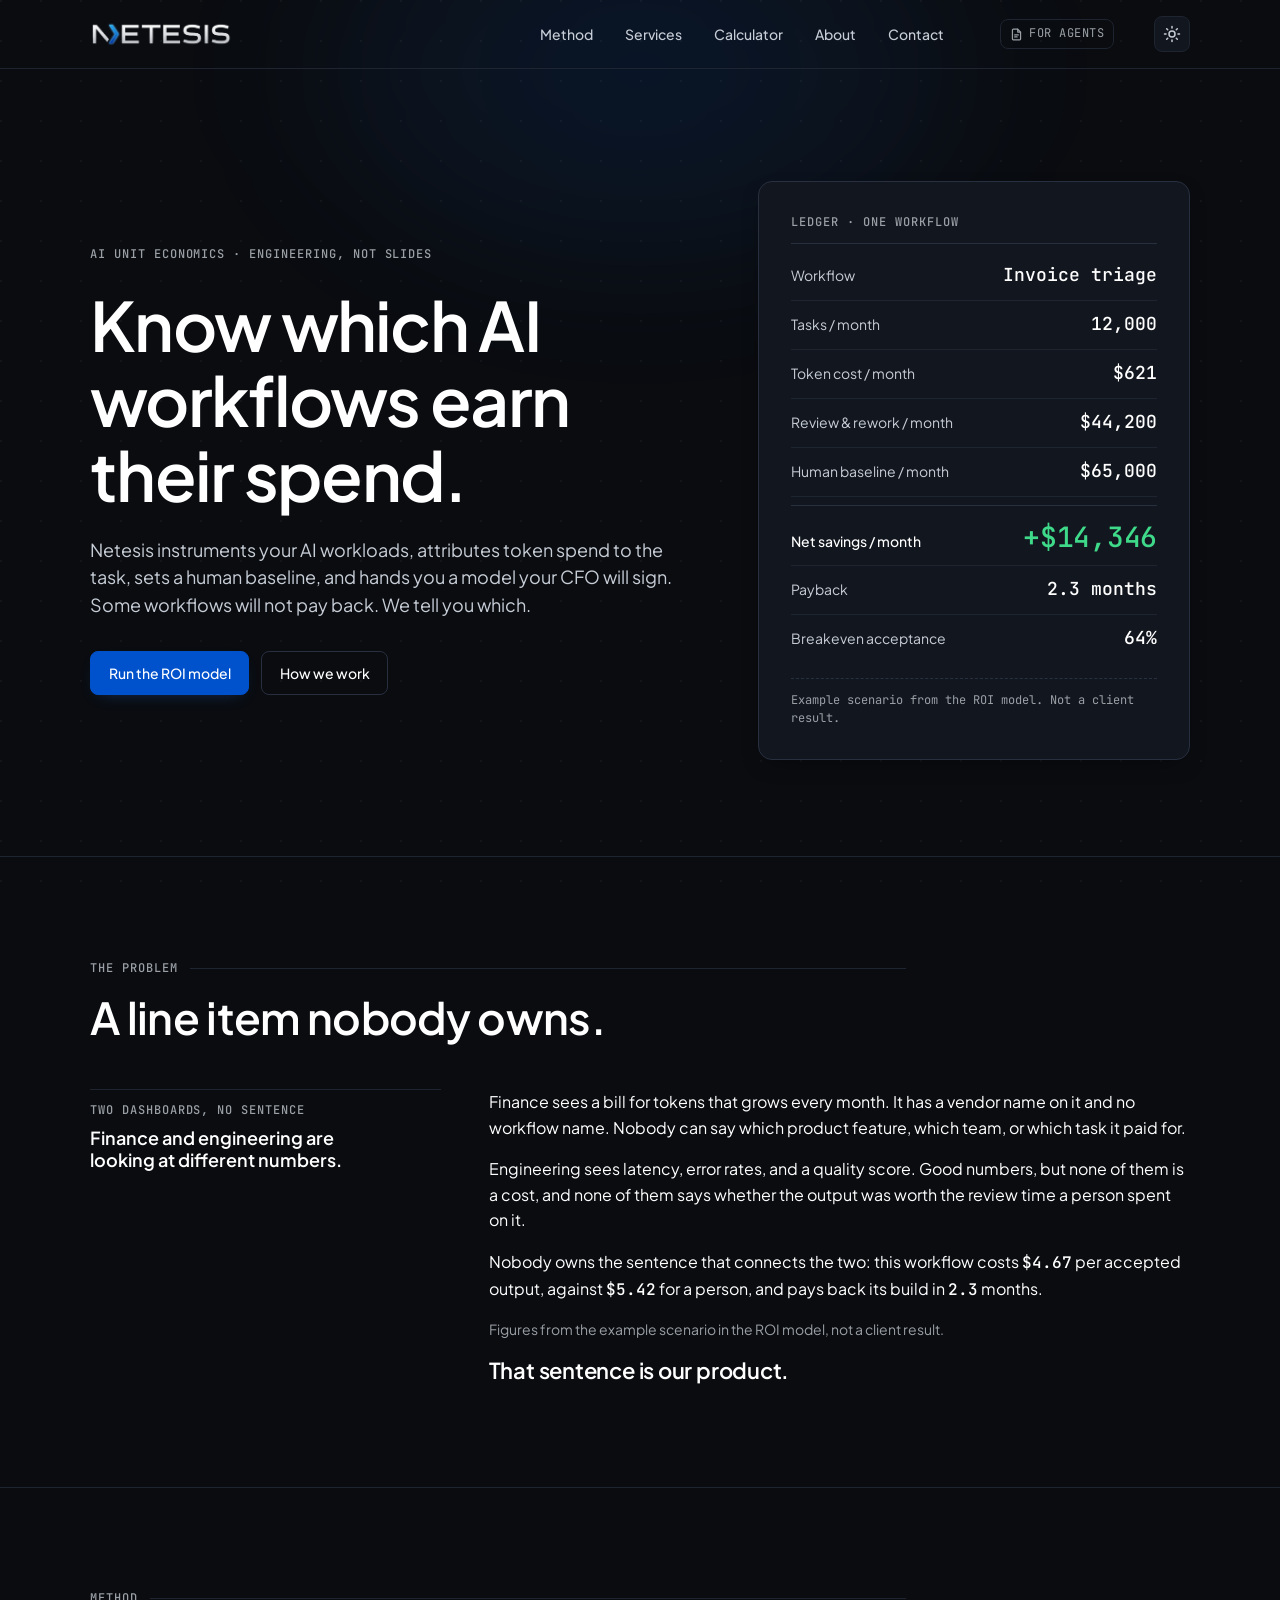
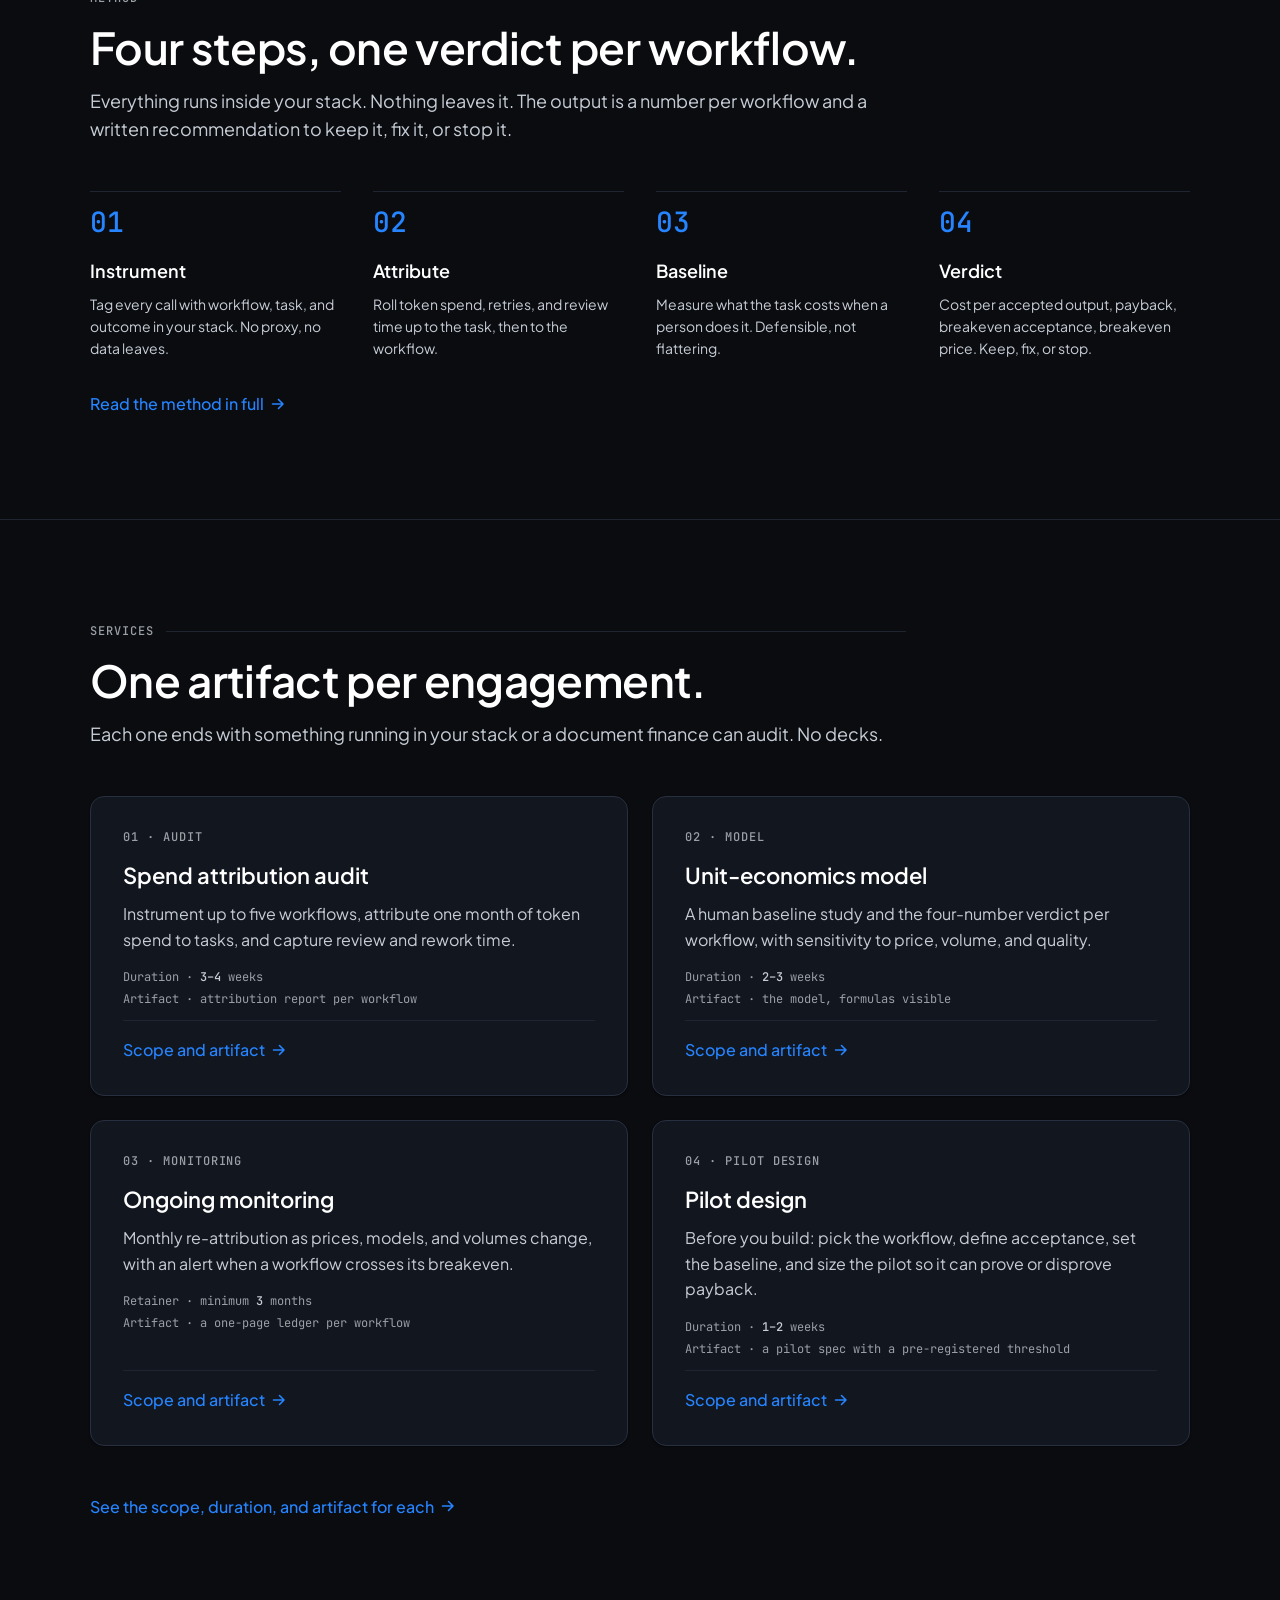
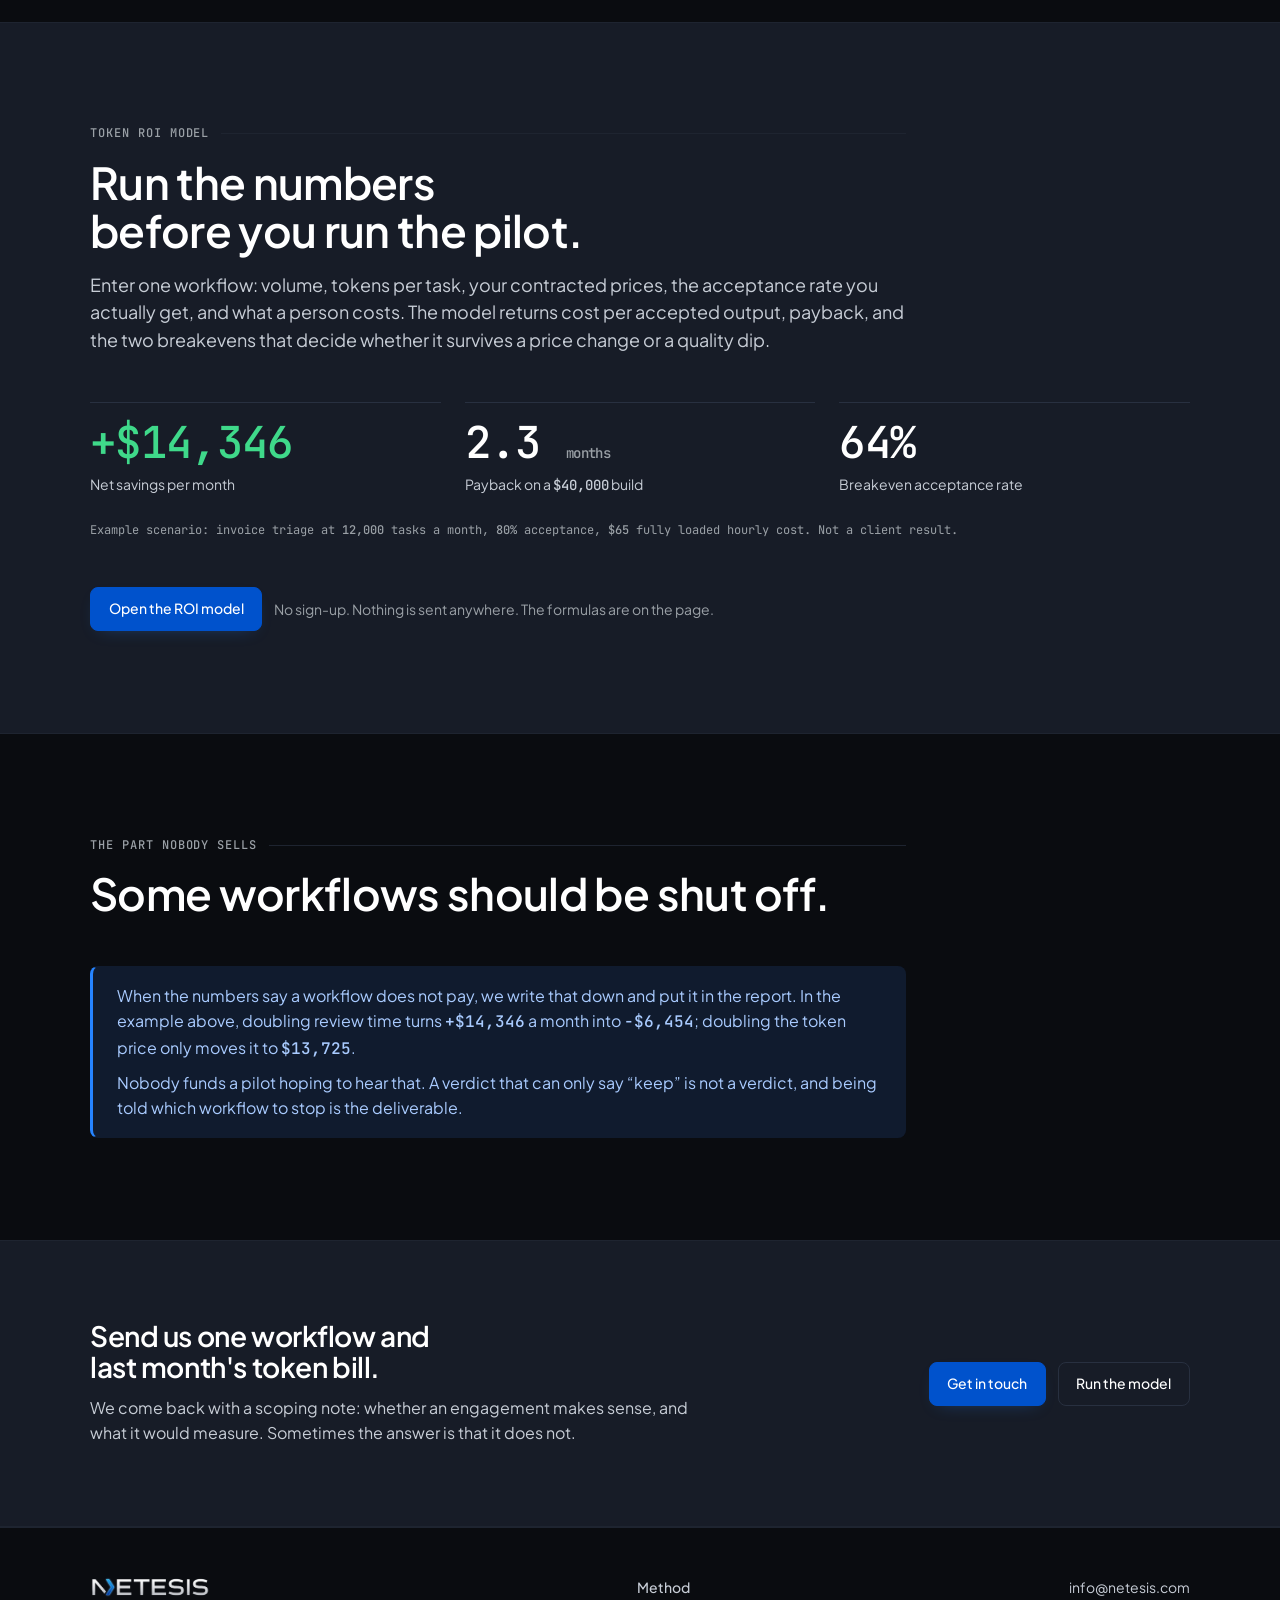
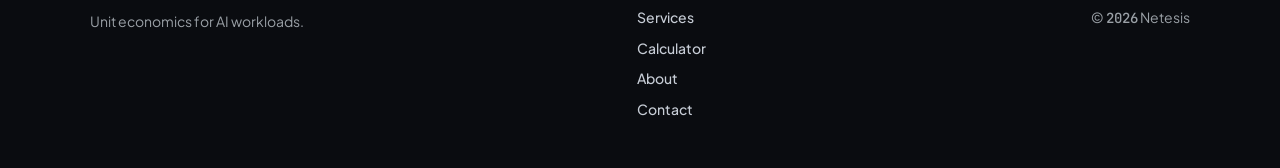
<file: index.html>
<!doctype html>
<html lang="en">
<head>
  <meta charset="utf-8">
  <meta name="viewport" content="width=device-width, initial-scale=1">
  <title>Netesis — Unit economics for AI workloads</title>
  <meta name="description" content="Netesis instruments your AI workflows, attributes token spend to the task, sets a human baseline, and tells you which workflows earn their spend and which should stop.">
  <link rel="canonical" href="https://netesis.com/">
  <meta name="theme-color" content="#0A0C10">
  <meta property="og:type" content="website">
  <meta property="og:site_name" content="Netesis">
  <meta property="og:title" content="Netesis — Unit economics for AI workloads">
  <meta property="og:description" content="Know which AI workflows earn their spend. Instrumentation in your stack, token spend attributed to the task, a human baseline, and a verdict your CFO will sign.">
  <meta property="og:url" content="https://netesis.com/">
  <meta name="twitter:card" content="summary_large_image">
  <meta name="twitter:title" content="Netesis — Unit economics for AI workloads">
  <meta name="twitter:description" content="Know which AI workflows earn their spend. Instrumentation in your stack, token spend attributed to the task, a human baseline, and a verdict your CFO will sign.">
  <meta property="og:image" content="https://netesis.com/assets/img/og-card.png">
  <meta property="og:image:width" content="1200">
  <meta property="og:image:height" content="630">
  <meta property="og:image:alt" content="Netesis — AI Strategy & Insights">
  <meta name="twitter:image" content="https://netesis.com/assets/img/og-card.png">
  <link rel="icon" href="data:image/svg+xml,%3Csvg xmlns='http://www.w3.org/2000/svg' viewBox='0 0 32 32'%3E%3Crect width='32' height='32' rx='6' fill='%230A0C10'/%3E%3Cpath d='M12 6.5 L23 16 L12 25.5' fill='none' stroke='%232684FF' stroke-width='5' stroke-linejoin='miter'/%3E%3C/svg%3E">
  <script>(function(){try{var t=localStorage.getItem('netesis-theme');if(t==='light'||t==='dark'){document.documentElement.setAttribute('data-theme',t)}}catch(e){}})();</script>
  <link rel="preconnect" href="https://fonts.googleapis.com">
  <link rel="preconnect" href="https://fonts.gstatic.com" crossorigin>
  <link rel="stylesheet" href="https://fonts.googleapis.com/css2?family=Plus+Jakarta+Sans:wght@400;500;600;700;800&family=JetBrains+Mono:wght@400;500&display=swap">
  <link rel="stylesheet" href="./assets/css/styles.css">
  <script type="module" src="./assets/js/site.js"></script>
  <script type="application/ld+json">
  {
    "@context": "https://schema.org",
    "@graph": [
      {
        "@type": "Organization",
        "name": "Netesis",
        "url": "https://netesis.com",
        "email": "info@netesis.com",
        "telephone": "+1-206-486-5626",
        "logo": "https://netesis.com/assets/img/netesis-logo.png",
        "image": "https://netesis.com/assets/img/og-card.png",
        "description": "Boutique IT consulting firm. Netesis instruments AI workflows, attributes token spend to the task, sets a human baseline, and reports which workflows earn their spend.",
        "founder": { "@id": "https://netesis.com/#scott-damgaard" },
        "employee": { "@id": "https://netesis.com/#scott-damgaard" }
      },
      {
        "@type": "Person",
        "@id": "https://netesis.com/#scott-damgaard",
        "name": "Scott Damgaard",
        "jobTitle": "CEO / CTO",
        "worksFor": { "@type": "Organization", "name": "Netesis", "url": "https://netesis.com" },
        "sameAs": ["https://www.linkedin.com/in/scottdamgaard/"]
      },
      {
        "@type": "WebSite",
        "name": "Netesis",
        "url": "https://netesis.com"
      }
    ]
  }
  </script>
  <!-- TODO(content): add sameAs profiles for Netesis itself (a company LinkedIn page, GitHub org) to the Organization node. The personal profile below belongs to the Person node, not the company. -->
</head>
<body>
  <a class="skip-link" href="#main">Skip to content</a>
  <header class="site-header">
    <div class="container site-header__inner">
      <a class="wordmark" href="./index.html">
        <span class="wordmark__logo" aria-hidden="true"></span>
        <span class="hidden-visually">Netesis</span>
      </a>
      <nav class="site-nav" aria-label="Primary">
        <ul>
          <li><a href="./method.html">Method</a></li>
          <li><a href="./services.html">Services</a></li>
          <li><a href="./calculator.html">Calculator</a></li>
          <li><a href="./about.html">About</a></li>
          <li><a href="./contact.html">Contact</a></li>
        </ul>
      </nav>
      <a class="agents-link" href="./llms.txt"><svg viewBox="0 0 16 16" aria-hidden="true" focusable="false" fill="none" stroke="currentColor" stroke-width="1.5" stroke-linecap="round" stroke-linejoin="round"><path d="M9.5 1.5H4a1 1 0 0 0-1 1v11a1 1 0 0 0 1 1h8a1 1 0 0 0 1-1V5z"/><path d="M9.5 1.5V5H13"/><path d="M5.75 8.5h4.5M5.75 11h3"/></svg><span class="agents-link__text">For agents</span></a>
      <button class="theme-toggle" type="button" hidden aria-label="Switch to dark theme" data-theme-toggle>
        <svg class="theme-toggle__icon theme-toggle__icon--sun" width="18" height="18" viewBox="0 0 24 24" aria-hidden="true" focusable="false" fill="none" stroke="currentColor" stroke-width="2" stroke-linecap="round"><circle cx="12" cy="12" r="4"/><path d="M12 2v2M12 20v2M4.9 4.9l1.4 1.4M17.7 17.7l1.4 1.4M2 12h2M20 12h2M4.9 19.1l1.4-1.4M17.7 6.3l1.4-1.4"/></svg>
        <svg class="theme-toggle__icon theme-toggle__icon--moon" width="18" height="18" viewBox="0 0 24 24" aria-hidden="true" focusable="false" fill="none" stroke="currentColor" stroke-width="2" stroke-linecap="round" stroke-linejoin="round"><path d="M21 12.8A9 9 0 1 1 11.2 3a7 7 0 0 0 9.8 9.8z"/></svg>
      </button>
    </div>
  </header>

  <main id="main" tabindex="-1">

    <!-- 1. Hero -->
    <section class="hero" aria-labelledby="hero-title">
      <div class="container hero__inner">
        <div class="hero__copy">
          <p class="eyebrow">AI unit economics · <span class="nowrap">engineering, not slides</span></p>
          <h1 class="hero__title" id="hero-title">Know which AI workflows earn their spend.</h1>
          <p class="lede hero__lede">Netesis instruments your AI workloads, attributes token spend to the task, sets a human baseline, and hands you a model your CFO will sign. Some workflows will not pay back. We tell you which.</p>
          <div class="hero__actions">
            <a class="btn btn--primary" href="./calculator.html">Run the ROI model</a>
            <a class="btn btn--secondary" href="./method.html">How we work</a>
          </div>
        </div>
        <figure class="hero__figure">
          <div class="ledger" role="group" aria-label="Example ledger for one workflow">
            <div class="ledger__head">
              <span class="eyebrow">Ledger · one workflow</span>
            </div>
            <div class="ledger__row"><span class="ledger__label">Workflow</span><span class="ledger__value">Invoice triage</span></div>
            <div class="ledger__row"><span class="ledger__label">Tasks / month</span><span class="ledger__value num">12,000</span></div>
            <div class="ledger__row"><span class="ledger__label">Token cost / month</span><span class="ledger__value num">$621</span></div>
            <div class="ledger__row"><span class="ledger__label">Review &amp; rework / month</span><span class="ledger__value num">$44,200</span></div>
            <div class="ledger__row"><span class="ledger__label">Human baseline / month</span><span class="ledger__value num">$65,000</span></div>
            <div class="ledger__row ledger__row--total"><span class="ledger__label">Net savings / month</span><span class="ledger__value num is-pos">+$14,346</span></div>
            <div class="ledger__row"><span class="ledger__label">Payback</span><span class="ledger__value num">2.3 months</span></div>
            <div class="ledger__row"><span class="ledger__label">Breakeven acceptance</span><span class="ledger__value num">64%</span></div>
            <p class="ledger__caption">Example scenario from the ROI model. Not a client result.</p>
          </div>
        </figure>
      </div>
    </section>

    <!-- 2. The problem -->
    <section class="section section--hairline reveal" aria-labelledby="problem-title">
      <div class="container">
        <div class="section__head">
          <p class="eyebrow">The problem</p>
          <h2 id="problem-title">A line item nobody owns.</h2>
        </div>
        <div class="split">
          <div class="split__label">
            <p class="eyebrow">Two dashboards, no sentence</p>
            <h3>Finance and engineering are looking at different numbers.</h3>
          </div>
          <div class="split__body prose">
            <p>Finance sees a bill for tokens that grows every month. It has a vendor name on it and no workflow name. Nobody can say which product feature, which team, or which task it paid for.</p>
            <p>Engineering sees latency, error rates, and a quality score. Good numbers, but none of them is a cost, and none of them says whether the output was worth the review time a person spent on it.</p>
            <p>Nobody owns the sentence that connects the two: this workflow costs <span class="num">$4.67</span> per accepted output, against <span class="num">$5.42</span> for a person, and pays back its build in <span class="num">2.3</span> months.</p>
            <p class="small muted">Figures from the example scenario in the ROI model, not a client result.</p>
            <p class="statement">That sentence is our product.</p>
          </div>
        </div>
      </div>
    </section>

    <!-- 3. Method -->
    <section class="section section--hairline reveal" aria-labelledby="method-title">
      <div class="container">
        <div class="section__head">
          <p class="eyebrow">Method</p>
          <h2 id="method-title">Four steps, one verdict per workflow.</h2>
          <p class="lede">Everything runs inside your stack. Nothing leaves it. The output is a number per workflow and a written recommendation to keep it, fix it, or stop it.</p>
        </div>
        <ol class="steps">
          <li class="step">
            <span class="step__num">01</span>
            <h3 class="step__title">Instrument</h3>
            <p class="step__body">Tag every call with workflow, task, and outcome in your stack. No proxy, no data leaves.</p>
          </li>
          <li class="step">
            <span class="step__num">02</span>
            <h3 class="step__title">Attribute</h3>
            <p class="step__body">Roll token spend, retries, and review time up to the task, then to the workflow.</p>
          </li>
          <li class="step">
            <span class="step__num">03</span>
            <h3 class="step__title">Baseline</h3>
            <p class="step__body">Measure what the task costs when a person does it. Defensible, not flattering.</p>
          </li>
          <li class="step">
            <span class="step__num">04</span>
            <h3 class="step__title">Verdict</h3>
            <p class="step__body">Cost per accepted output, payback, breakeven acceptance, breakeven price. Keep, fix, or stop.</p>
          </li>
        </ol>
        <p class="mt-8"><a class="link-arrow" href="./method.html">Read the method in full<svg viewBox="0 0 16 16" aria-hidden="true" focusable="false"><path d="M2.5 8h10.5M8.5 3.5 13 8l-4.5 4.5" stroke="currentColor" stroke-width="1.6" stroke-linecap="round" stroke-linejoin="round"/></svg></a></p>
      </div>
    </section>

    <!-- 4. Services -->
    <section class="section section--hairline reveal" aria-labelledby="services-title">
      <div class="container">
        <div class="section__head">
          <p class="eyebrow">Services</p>
          <h2 id="services-title">One artifact per engagement.</h2>
          <p class="lede">Each one ends with something running in your stack or a document finance can audit. No decks.</p>
        </div>
        <ul class="cards home-services-cards">
          <li class="card">
            <span class="eyebrow">01 · Audit</span>
            <h3 class="card__title"><a href="./services.html#audit">Spend attribution audit</a></h3>
            <p class="card__body">Instrument up to five workflows, attribute one month of token spend to tasks, and capture review and rework time.</p>
            <ul class="card__meta">
              <li>Duration · <span class="num">3–4</span> weeks</li>
              <li>Artifact · attribution report per workflow</li>
            </ul>
            <div class="card__footer">
              <a class="link-arrow" href="./services.html#audit">Scope and artifact<svg viewBox="0 0 16 16" aria-hidden="true" focusable="false"><path d="M2.5 8h10.5M8.5 3.5 13 8l-4.5 4.5" stroke="currentColor" stroke-width="1.6" stroke-linecap="round" stroke-linejoin="round"/></svg></a>
            </div>
          </li>
          <li class="card">
            <span class="eyebrow">02 · Model</span>
            <h3 class="card__title"><a href="./services.html#model">Unit-economics model</a></h3>
            <p class="card__body">A human baseline study and the four-number verdict per workflow, with sensitivity to price, volume, and quality.</p>
            <ul class="card__meta">
              <li>Duration · <span class="num">2–3</span> weeks</li>
              <li>Artifact · the model, formulas visible</li>
            </ul>
            <div class="card__footer">
              <a class="link-arrow" href="./services.html#model">Scope and artifact<svg viewBox="0 0 16 16" aria-hidden="true" focusable="false"><path d="M2.5 8h10.5M8.5 3.5 13 8l-4.5 4.5" stroke="currentColor" stroke-width="1.6" stroke-linecap="round" stroke-linejoin="round"/></svg></a>
            </div>
          </li>
          <li class="card">
            <span class="eyebrow">03 · Monitoring</span>
            <h3 class="card__title"><a href="./services.html#monitoring">Ongoing monitoring</a></h3>
            <p class="card__body">Monthly re-attribution as prices, models, and volumes change, with an alert when a workflow crosses its breakeven.</p>
            <ul class="card__meta">
              <li>Retainer · minimum <span class="num">3</span> months</li>
              <li>Artifact · a one-page ledger per workflow</li>
            </ul>
            <div class="card__footer">
              <a class="link-arrow" href="./services.html#monitoring">Scope and artifact<svg viewBox="0 0 16 16" aria-hidden="true" focusable="false"><path d="M2.5 8h10.5M8.5 3.5 13 8l-4.5 4.5" stroke="currentColor" stroke-width="1.6" stroke-linecap="round" stroke-linejoin="round"/></svg></a>
            </div>
          </li>
          <li class="card">
            <span class="eyebrow">04 · Pilot design</span>
            <h3 class="card__title"><a href="./services.html#pilot">Pilot design</a></h3>
            <p class="card__body">Before you build: pick the workflow, define acceptance, set the baseline, and size the pilot so it can prove or disprove payback.</p>
            <ul class="card__meta">
              <li>Duration · <span class="num">1–2</span> weeks</li>
              <li>Artifact · a pilot spec with a pre-registered threshold</li>
            </ul>
            <div class="card__footer">
              <a class="link-arrow" href="./services.html#pilot">Scope and artifact<svg viewBox="0 0 16 16" aria-hidden="true" focusable="false"><path d="M2.5 8h10.5M8.5 3.5 13 8l-4.5 4.5" stroke="currentColor" stroke-width="1.6" stroke-linecap="round" stroke-linejoin="round"/></svg></a>
            </div>
          </li>
        </ul>
        <p class="mt-8"><a class="link-arrow" href="./services.html">See the scope, duration, and artifact for each<svg viewBox="0 0 16 16" aria-hidden="true" focusable="false"><path d="M2.5 8h10.5M8.5 3.5 13 8l-4.5 4.5" stroke="currentColor" stroke-width="1.6" stroke-linecap="round" stroke-linejoin="round"/></svg></a></p>
      </div>
    </section>

    <!-- 5. Calculator teaser -->
    <section class="section section--tint reveal" aria-labelledby="calc-title">
      <div class="container">
        <div class="section__head">
          <p class="eyebrow">Token ROI model</p>
          <h2 id="calc-title">Run the numbers before you run the pilot.</h2>
          <p class="lede">Enter one workflow: volume, tokens per task, your contracted prices, the acceptance rate you actually get, and what a person costs. The model returns cost per accepted output, payback, and the two breakevens that decide whether it survives a price change or a quality dip.</p>
        </div>
        <figure class="stat-row">
          <ul class="stat-row__grid">
            <li class="stat">
              <span class="stat__value num is-pos">+$14,346</span>
              <span class="stat__label">Net savings per month</span>
            </li>
            <li class="stat">
              <span class="stat__value num">2.3 <span class="small muted">months</span></span>
              <span class="stat__label">Payback on a <span class="num">$40,000</span> build</span>
            </li>
            <li class="stat">
              <span class="stat__value num">64%</span>
              <span class="stat__label">Breakeven acceptance rate</span>
            </li>
          </ul>
          <figcaption class="stat-row__caption">Example scenario: invoice triage at <span class="num">12,000</span> tasks a month, <span class="num">80%</span> acceptance, <span class="num">$65</span> fully loaded hourly cost. Not a client result.</figcaption>
        </figure>
        <div class="actions mt-8">
          <a class="btn btn--primary" href="./calculator.html">Open the ROI model</a>
          <p class="small muted">No sign-up. Nothing is sent anywhere. The formulas are on the page.</p>
        </div>
      </div>
    </section>

    <!-- 6. Honesty block -->
    <section class="section reveal" aria-labelledby="honesty-title">
      <div class="container">
        <div class="section__head">
          <p class="eyebrow">The part nobody sells</p>
          <h2 id="honesty-title">Some workflows should be shut off.</h2>
        </div>
        <div class="callout callout--info">
          <p>When the numbers say a workflow does not pay, we write that down and put it in the report. In the example above, doubling review time turns <span class="num">+$14,346</span> a month into <span class="num">−$6,454</span>; doubling the token price only moves it to <span class="num">$13,725</span>.</p>
          <p>Nobody funds a pilot hoping to hear that. A verdict that can only say “keep” is not a verdict, and being told which workflow to stop is the deliverable.</p>
        </div>
      </div>
    </section>

    <!-- 7. CTA band -->
    <section class="cta-band" aria-labelledby="cta-title">
      <div class="container cta-band__inner">
        <div>
          <h2 id="cta-title">Send us one workflow and last month's token bill.</h2>
          <p>We come back with a scoping note: whether an engagement makes sense, and what it would measure. Sometimes the answer is that it does not.</p>
        </div>
        <div class="cta-band__actions">
          <a class="btn btn--primary" href="./contact.html">Get in touch</a>
          <a class="btn btn--secondary" href="./calculator.html">Run the model</a>
        </div>
      </div>
    </section>

  </main>

  <footer class="site-footer">
    <div class="container site-footer__inner">
      <div class="site-footer__brand">
        <a class="wordmark wordmark--small" href="./index.html">
          <span class="wordmark__logo" aria-hidden="true"></span>
        <span class="hidden-visually">Netesis</span>
        </a>
        <p class="site-footer__tagline">Unit economics for AI workloads.</p>
      </div>
      <nav class="site-footer__nav" aria-label="Footer">
        <ul>
          <li><a href="./method.html">Method</a></li>
          <li><a href="./services.html">Services</a></li>
          <li><a href="./calculator.html">Calculator</a></li>
          <li><a href="./about.html">About</a></li>
          <li><a href="./contact.html">Contact</a></li>
        </ul>
      </nav>
      <div class="site-footer__meta">
        <a href="mailto:info@netesis.com">info@netesis.com</a>
        <span class="site-footer__sep" aria-hidden="true">·</span>
        <span>© <span class="num">2026</span> Netesis</span>
        <!-- TODO(content): add registered company name / jurisdiction line if required -->
      </div>
    </div>
  </footer>
</body>
</html>
</file>
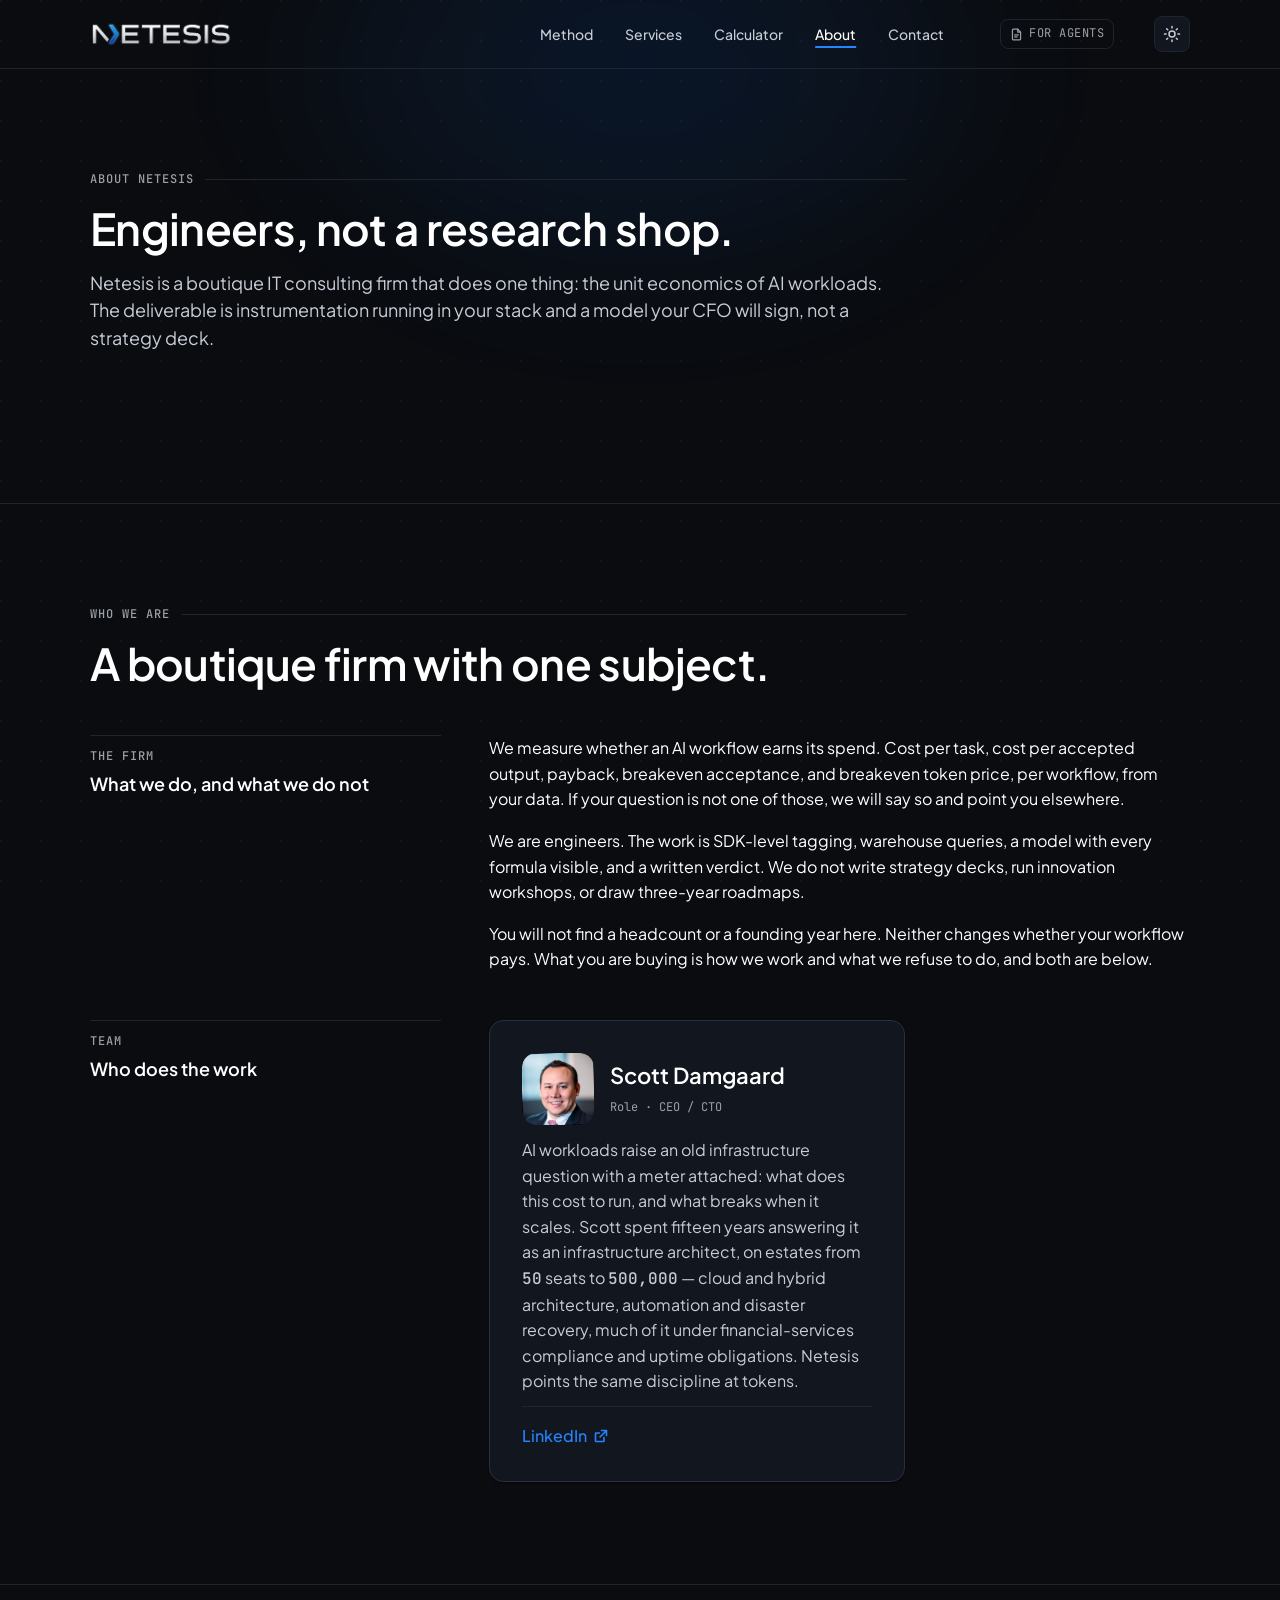
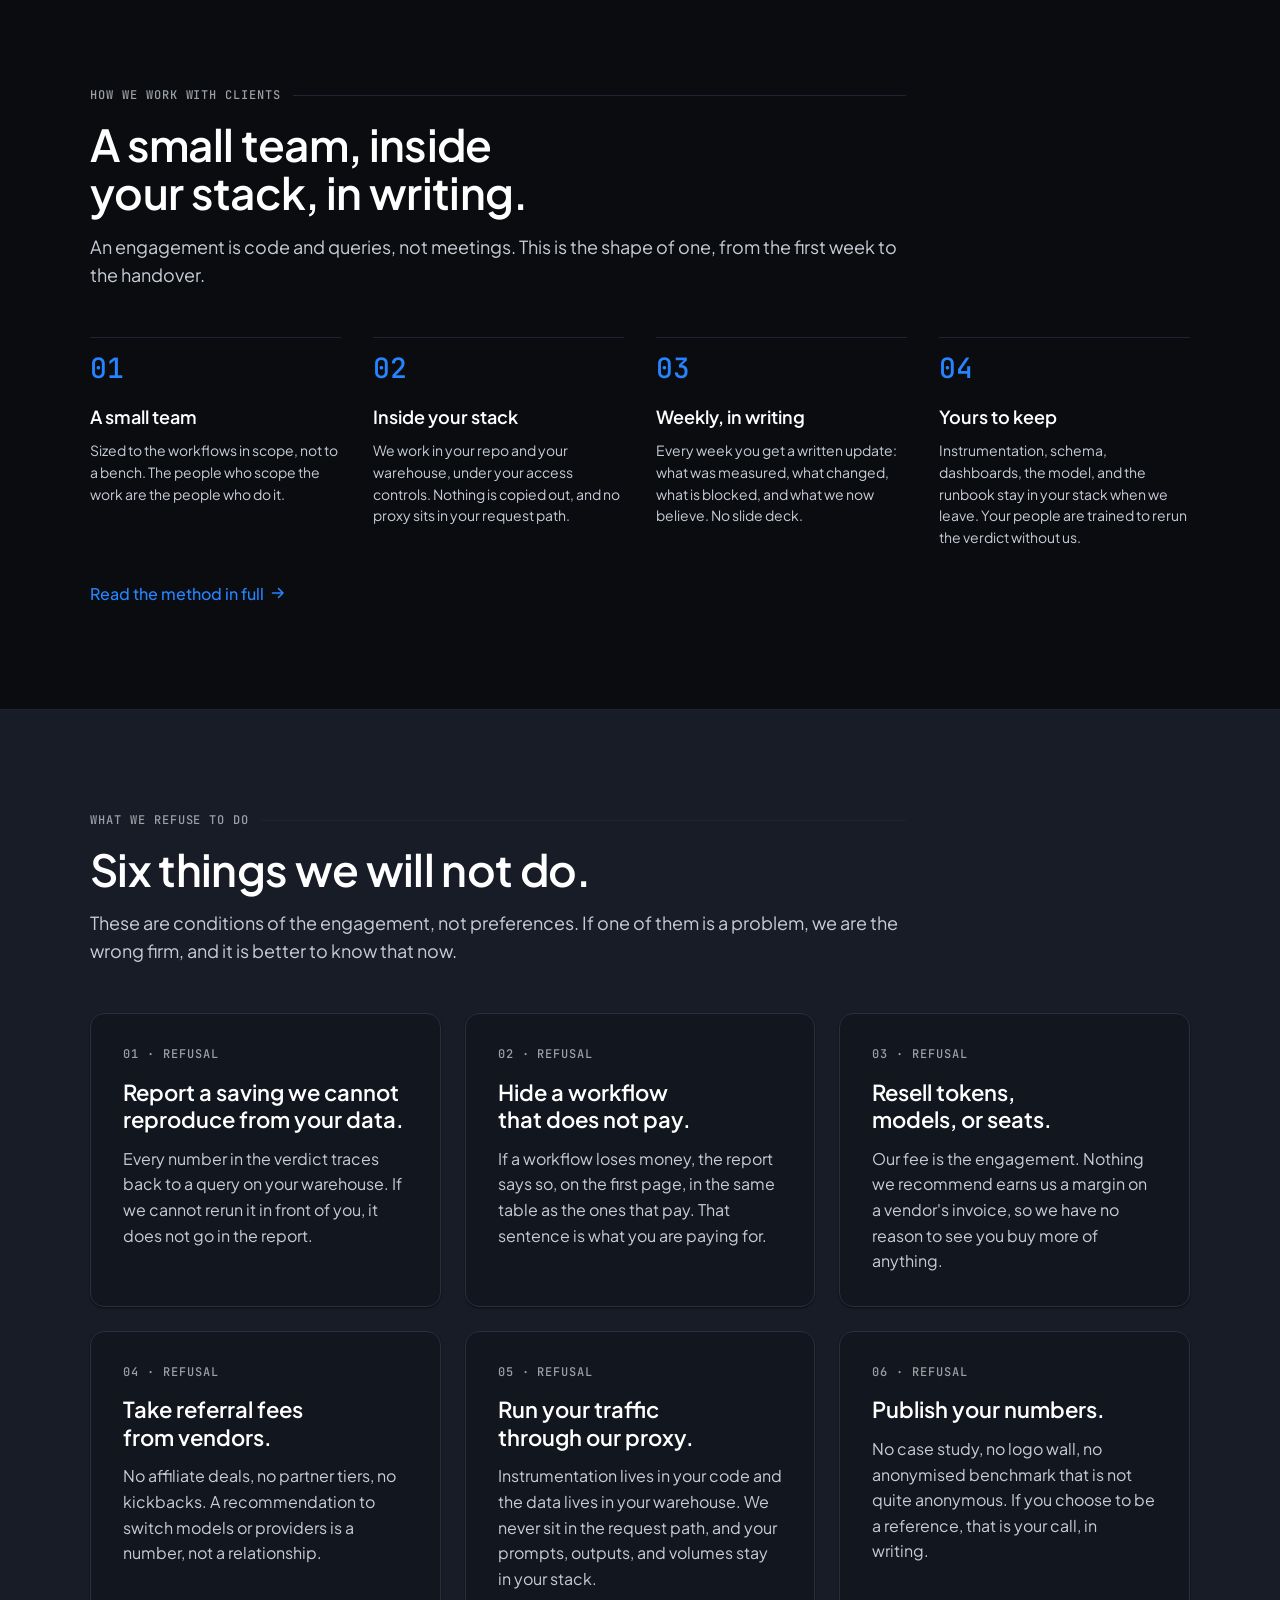
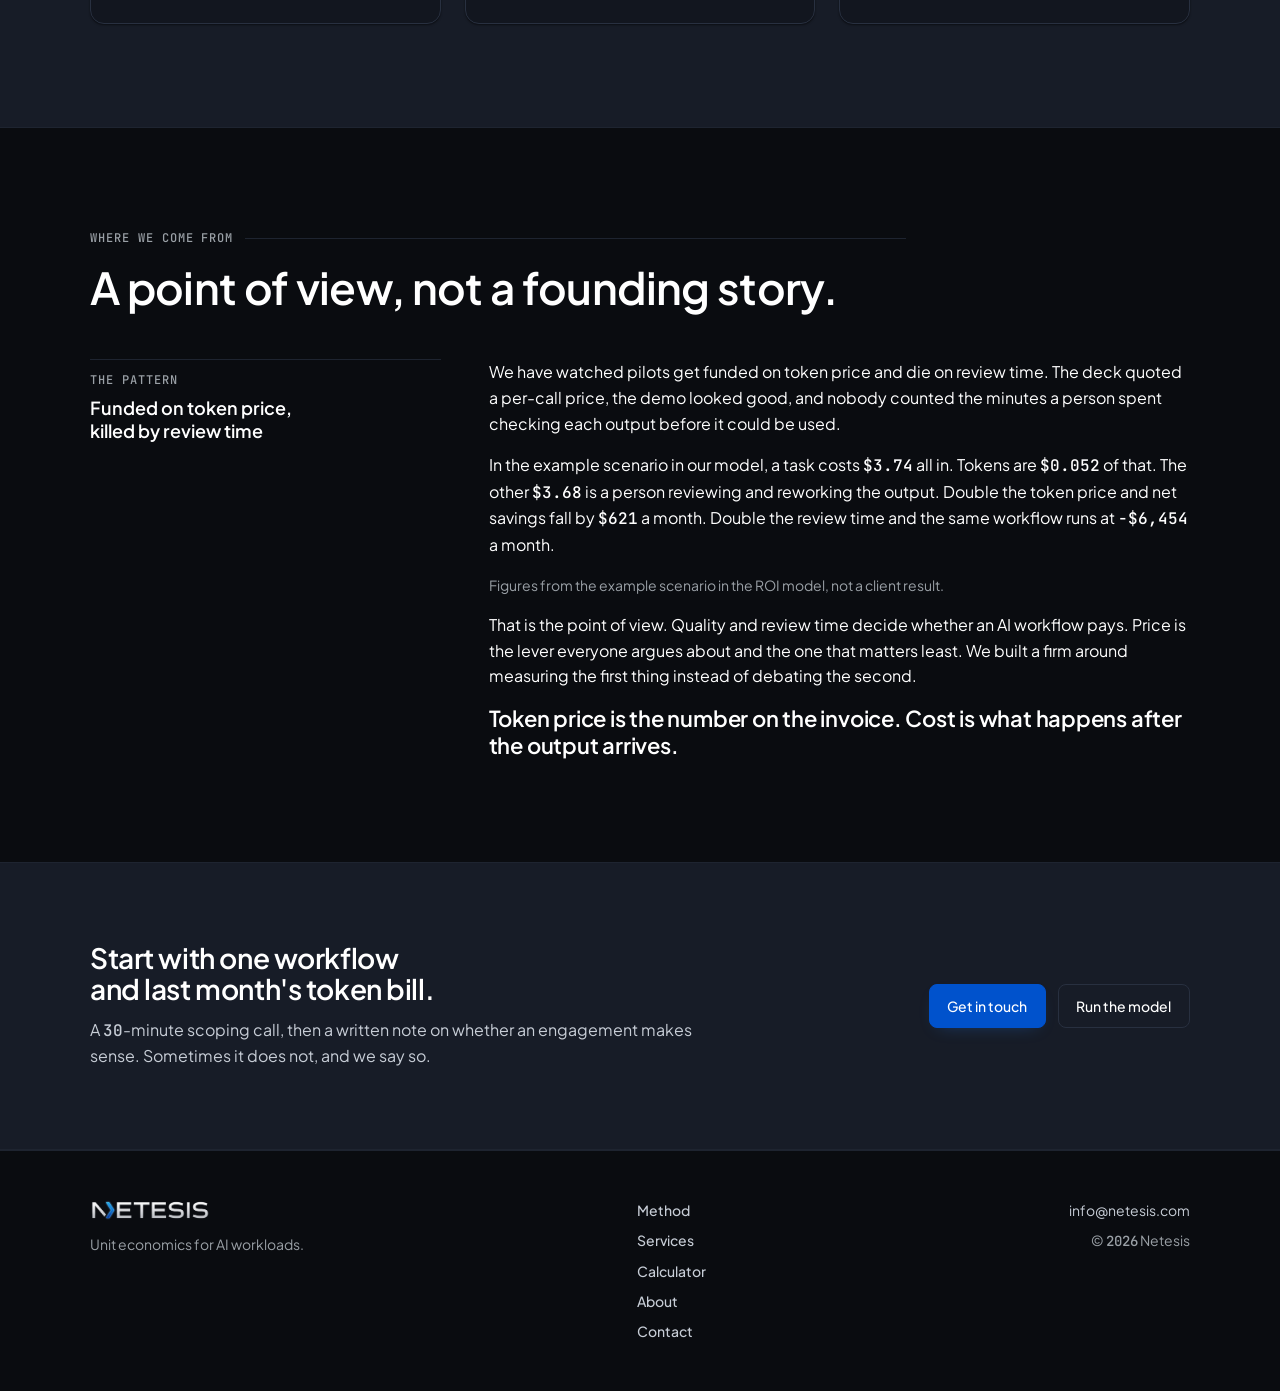
<file: about.html>
<!doctype html>
<html lang="en">
<head>
  <meta charset="utf-8">
  <meta name="viewport" content="width=device-width, initial-scale=1">
  <title>About — Netesis</title>
  <meta name="description" content="Netesis is a boutique IT consulting firm for the unit economics of AI workloads. Engineers, not a research shop: how we work with clients, what we refuse to do.">
  <link rel="canonical" href="https://netesis.com/about.html">
  <meta name="theme-color" content="#0A0C10">
  <meta property="og:type" content="website">
  <meta property="og:site_name" content="Netesis">
  <meta property="og:title" content="About — Netesis">
  <meta property="og:description" content="Engineers, not a research shop. How Netesis works with clients, and the six things it refuses to do.">
  <meta property="og:url" content="https://netesis.com/about.html">
  <meta name="twitter:card" content="summary_large_image">
  <meta name="twitter:title" content="About — Netesis">
  <meta name="twitter:description" content="Engineers, not a research shop. How Netesis works with clients, and the six things it refuses to do.">
  <meta property="og:image" content="https://netesis.com/assets/img/og-card.png">
  <meta property="og:image:width" content="1200">
  <meta property="og:image:height" content="630">
  <meta property="og:image:alt" content="Netesis — AI Strategy & Insights">
  <meta name="twitter:image" content="https://netesis.com/assets/img/og-card.png">
  <link rel="icon" href="data:image/svg+xml,%3Csvg xmlns='http://www.w3.org/2000/svg' viewBox='0 0 32 32'%3E%3Crect width='32' height='32' rx='6' fill='%230A0C10'/%3E%3Cpath d='M12 6.5 L23 16 L12 25.5' fill='none' stroke='%232684FF' stroke-width='5' stroke-linejoin='miter'/%3E%3C/svg%3E">
  <script>(function(){try{var t=localStorage.getItem('netesis-theme');if(t==='light'||t==='dark'){document.documentElement.setAttribute('data-theme',t)}}catch(e){}})();</script>
  <link rel="preconnect" href="https://fonts.googleapis.com">
  <link rel="preconnect" href="https://fonts.gstatic.com" crossorigin>
  <link rel="stylesheet" href="https://fonts.googleapis.com/css2?family=Plus+Jakarta+Sans:wght@400;500;600;700;800&family=JetBrains+Mono:wght@400;500&display=swap">
  <link rel="stylesheet" href="./assets/css/styles.css">
  <script type="module" src="./assets/js/site.js"></script>
</head>
<body>
  <a class="skip-link" href="#main">Skip to content</a>
  <header class="site-header">
    <div class="container site-header__inner">
      <a class="wordmark" href="./index.html">
        <span class="wordmark__logo" aria-hidden="true"></span>
        <span class="hidden-visually">Netesis</span>
      </a>
      <nav class="site-nav" aria-label="Primary">
        <ul>
          <li><a href="./method.html">Method</a></li>
          <li><a href="./services.html">Services</a></li>
          <li><a href="./calculator.html">Calculator</a></li>
          <li><a href="./about.html" aria-current="page">About</a></li>
          <li><a href="./contact.html">Contact</a></li>
        </ul>
      </nav>
      <a class="agents-link" href="./llms.txt"><svg viewBox="0 0 16 16" aria-hidden="true" focusable="false" fill="none" stroke="currentColor" stroke-width="1.5" stroke-linecap="round" stroke-linejoin="round"><path d="M9.5 1.5H4a1 1 0 0 0-1 1v11a1 1 0 0 0 1 1h8a1 1 0 0 0 1-1V5z"/><path d="M9.5 1.5V5H13"/><path d="M5.75 8.5h4.5M5.75 11h3"/></svg><span class="agents-link__text">For agents</span></a>
      <button class="theme-toggle" type="button" hidden aria-label="Switch to dark theme" data-theme-toggle>
        <svg class="theme-toggle__icon theme-toggle__icon--sun" width="18" height="18" viewBox="0 0 24 24" aria-hidden="true" focusable="false" fill="none" stroke="currentColor" stroke-width="2" stroke-linecap="round"><circle cx="12" cy="12" r="4"/><path d="M12 2v2M12 20v2M4.9 4.9l1.4 1.4M17.7 17.7l1.4 1.4M2 12h2M20 12h2M4.9 19.1l1.4-1.4M17.7 6.3l1.4-1.4"/></svg>
        <svg class="theme-toggle__icon theme-toggle__icon--moon" width="18" height="18" viewBox="0 0 24 24" aria-hidden="true" focusable="false" fill="none" stroke="currentColor" stroke-width="2" stroke-linecap="round" stroke-linejoin="round"><path d="M21 12.8A9 9 0 1 1 11.2 3a7 7 0 0 0 9.8 9.8z"/></svg>
      </button>
    </div>
  </header>

  <main id="main" tabindex="-1">

    <!-- 1. Page head -->
    <section class="section" aria-labelledby="about-title">
      <div class="container">
        <div class="section__head">
          <p class="eyebrow">About Netesis</p>
          <h1 id="about-title">Engineers, not a research shop.</h1>
          <p class="lede">Netesis is a boutique IT consulting firm that does one thing: the unit economics of AI workloads. The deliverable is instrumentation running in your stack and a model your CFO will sign, not a strategy deck.</p>
        </div>
      </div>
    </section>

    <!-- 2. Who we are -->
    <section class="section section--hairline reveal" id="who" aria-labelledby="who-title">
      <div class="container">
        <div class="section__head">
          <p class="eyebrow">Who we are</p>
          <h2 id="who-title">A boutique firm with one subject.</h2>
        </div>

        <div class="split">
          <div class="split__label">
            <p class="eyebrow">The firm</p>
            <h3>What we do, and what we do not</h3>
          </div>
          <div class="split__body prose">
            <p>We measure whether an AI workflow earns its spend. Cost per task, cost per accepted output, payback, breakeven acceptance, and breakeven token price, per workflow, from your data. If your question is not one of those, we will say so and point you elsewhere.</p>
            <p>We are engineers. The work is SDK-level tagging, warehouse queries, a model with every formula visible, and a written verdict. We do not write strategy decks, run innovation workshops, or draw three-year roadmaps.</p>
            <p>You will not find a headcount or a founding year here. Neither changes whether your workflow pays. What you are buying is how we work and what we refuse to do, and both are below.</p>
          </div>
        </div>

        <div class="split" id="team">
          <div class="split__label">
            <p class="eyebrow">Team</p>
            <h3>Who does the work</h3>
          </div>
          <div class="split__body stack">
            <div class="card max-w-sm">
              <div class="card__person">
                <img class="card__avatar" src="./assets/img/scott-damgaard.png" alt="" width="192" height="192" decoding="async">
                <div>
                  <h3 class="card__title">Scott Damgaard</h3>
                  <ul class="card__meta">
                    <li>Role · CEO / CTO</li>
                  </ul>
                </div>
              </div>
              <p class="card__body">AI workloads raise an old infrastructure question with a meter attached: what does this cost to run, and what breaks when it scales. Scott spent fifteen years answering it as an infrastructure architect, on estates from <span class="num">50</span> seats to <span class="num">500,000</span> — cloud and hybrid architecture, automation and disaster recovery, much of it under financial-services compliance and uptime obligations. Netesis points the same discipline at tokens.</p>
              <div class="card__footer">
                <a class="link-arrow" href="https://www.linkedin.com/in/scottdamgaard/" target="_blank" rel="me noopener noreferrer">LinkedIn<span class="hidden-visually"> (opens in a new tab)</span><svg viewBox="0 0 16 16" aria-hidden="true" focusable="false"><path d="M8.5 2.5h5v5M13.5 2.5 7 9M11 9.5v3.5a.5.5 0 0 1-.5.5H3a.5.5 0 0 1-.5-.5V5.5A.5.5 0 0 1 3 5h3.5" stroke="currentColor" stroke-width="1.6" stroke-linecap="round" stroke-linejoin="round"/></svg></a>
              </div>
            </div>
          </div>
        </div>
      </div>
    </section>

    <!-- 3. How we work with clients -->
    <section class="section section--hairline reveal" id="how" aria-labelledby="how-title">
      <div class="container">
        <div class="section__head">
          <p class="eyebrow">How we work with clients</p>
          <h2 id="how-title">A small team, inside your stack, in writing.</h2>
          <p class="lede">An engagement is code and queries, not meetings. This is the shape of one, from the first week to the handover.</p>
        </div>
        <ol class="steps">
          <li class="step">
            <span class="step__num">01</span>
            <h3 class="step__title">A small team</h3>
            <p class="step__body">Sized to the workflows in scope, not to a bench. The people who scope the work are the people who do it.</p>
          </li>
          <li class="step">
            <span class="step__num">02</span>
            <h3 class="step__title">Inside your stack</h3>
            <p class="step__body">We work in your repo and your warehouse, under your access controls. Nothing is copied out, and no proxy sits in your request path.</p>
          </li>
          <li class="step">
            <span class="step__num">03</span>
            <h3 class="step__title">Weekly, in writing</h3>
            <p class="step__body">Every week you get a written update: what was measured, what changed, what is blocked, and what we now believe. No slide deck.</p>
          </li>
          <li class="step">
            <span class="step__num">04</span>
            <h3 class="step__title">Yours to keep</h3>
            <p class="step__body">Instrumentation, schema, dashboards, the model, and the runbook stay in your stack when we leave. Your people are trained to rerun the verdict without us.</p>
          </li>
        </ol>
        <p class="mt-8"><a class="link-arrow" href="./method.html">Read the method in full<svg viewBox="0 0 16 16" aria-hidden="true" focusable="false"><path d="M2.5 8h10.5M8.5 3.5 13 8l-4.5 4.5" stroke="currentColor" stroke-width="1.6" stroke-linecap="round" stroke-linejoin="round"/></svg></a></p>
      </div>
    </section>

    <!-- 4. What we refuse to do -->
    <section class="section section--tint reveal" id="refusals" aria-labelledby="refusals-title">
      <div class="container">
        <div class="section__head">
          <p class="eyebrow">What we refuse to do</p>
          <h2 id="refusals-title">Six things we will not do.</h2>
          <p class="lede">These are conditions of the engagement, not preferences. If one of them is a problem, we are the wrong firm, and it is better to know that now.</p>
        </div>
        <ul class="cards">
          <li class="card">
            <span class="eyebrow"><span class="num">01</span> · Refusal</span>
            <h3 class="card__title">Report a saving we cannot reproduce from your data.</h3>
            <p class="card__body">Every number in the verdict traces back to a query on your warehouse. If we cannot rerun it in front of you, it does not go in the report.</p>
          </li>
          <li class="card">
            <span class="eyebrow"><span class="num">02</span> · Refusal</span>
            <h3 class="card__title">Hide a workflow that does not pay.</h3>
            <p class="card__body">If a workflow loses money, the report says so, on the first page, in the same table as the ones that pay. That sentence is what you are paying for.</p>
          </li>
          <li class="card">
            <span class="eyebrow"><span class="num">03</span> · Refusal</span>
            <h3 class="card__title">Resell tokens, models, or seats.</h3>
            <p class="card__body">Our fee is the engagement. Nothing we recommend earns us a margin on a vendor's invoice, so we have no reason to see you buy more of anything.</p>
          </li>
          <li class="card">
            <span class="eyebrow"><span class="num">04</span> · Refusal</span>
            <h3 class="card__title">Take referral fees from vendors.</h3>
            <p class="card__body">No affiliate deals, no partner tiers, no kickbacks. A recommendation to switch models or providers is a number, not a relationship.</p>
          </li>
          <li class="card">
            <span class="eyebrow"><span class="num">05</span> · Refusal</span>
            <h3 class="card__title">Run your traffic through our proxy.</h3>
            <p class="card__body">Instrumentation lives in your code and the data lives in your warehouse. We never sit in the request path, and your prompts, outputs, and volumes stay in your stack.</p>
          </li>
          <li class="card">
            <span class="eyebrow"><span class="num">06</span> · Refusal</span>
            <h3 class="card__title">Publish your numbers.</h3>
            <p class="card__body">No case study, no logo wall, no anonymised benchmark that is not quite anonymous. If you choose to be a reference, that is your call, in writing.</p>
          </li>
        </ul>
      </div>
    </section>

    <!-- 5. Where we come from -->
    <section class="section section--hairline reveal" id="pov" aria-labelledby="pov-title">
      <div class="container">
        <div class="section__head">
          <p class="eyebrow">Where we come from</p>
          <h2 id="pov-title">A point of view, not a founding story.</h2>
        </div>
        <div class="split">
          <div class="split__label">
            <p class="eyebrow">The pattern</p>
            <h3>Funded on token price, killed by review time</h3>
          </div>
          <div class="split__body prose">
            <p>We have watched pilots get funded on token price and die on review time. The deck quoted a per-call price, the demo looked good, and nobody counted the minutes a person spent checking each output before it could be used.</p>
            <p>In the example scenario in our model, a task costs <span class="num">$3.74</span> all in. Tokens are <span class="num">$0.052</span> of that. The other <span class="num">$3.68</span> is a person reviewing and reworking the output. Double the token price and net savings fall by <span class="num">$621</span> a month. Double the review time and the same workflow runs at <span class="num">−$6,454</span> a month.</p>
            <p class="small muted">Figures from the example scenario in the ROI model, not a client result.</p>
            <p>That is the point of view. Quality and review time decide whether an AI workflow pays. Price is the lever everyone argues about and the one that matters least. We built a firm around measuring the first thing instead of debating the second.</p>
            <p class="statement">Token price is the number on the invoice. Cost is what happens after the output arrives.</p>
          </div>
        </div>
      </div>
    </section>

    <!-- 6. CTA band -->
    <section class="cta-band" aria-labelledby="cta-title">
      <div class="container cta-band__inner">
        <div>
          <h2 id="cta-title">Start with one workflow and last month's token bill.</h2>
          <p>A <span class="num">30</span>-minute scoping call, then a written note on whether an engagement makes sense. Sometimes it does not, and we say so.</p>
        </div>
        <div class="cta-band__actions">
          <a class="btn btn--primary" href="./contact.html">Get in touch</a>
          <a class="btn btn--secondary" href="./calculator.html">Run the model</a>
        </div>
      </div>
    </section>

  </main>

  <footer class="site-footer">
    <div class="container site-footer__inner">
      <div class="site-footer__brand">
        <a class="wordmark wordmark--small" href="./index.html">
          <span class="wordmark__logo" aria-hidden="true"></span>
        <span class="hidden-visually">Netesis</span>
        </a>
        <p class="site-footer__tagline">Unit economics for AI workloads.</p>
      </div>
      <nav class="site-footer__nav" aria-label="Footer">
        <ul>
          <li><a href="./method.html">Method</a></li>
          <li><a href="./services.html">Services</a></li>
          <li><a href="./calculator.html">Calculator</a></li>
          <li><a href="./about.html">About</a></li>
          <li><a href="./contact.html">Contact</a></li>
        </ul>
      </nav>
      <div class="site-footer__meta">
        <a href="mailto:info@netesis.com">info@netesis.com</a>
        <span class="site-footer__sep" aria-hidden="true">·</span>
        <span>© <span class="num">2026</span> Netesis</span>
        <!-- TODO(content): add registered company name / jurisdiction line if required -->
      </div>
    </div>
  </footer>
</body>
</html>
</file>
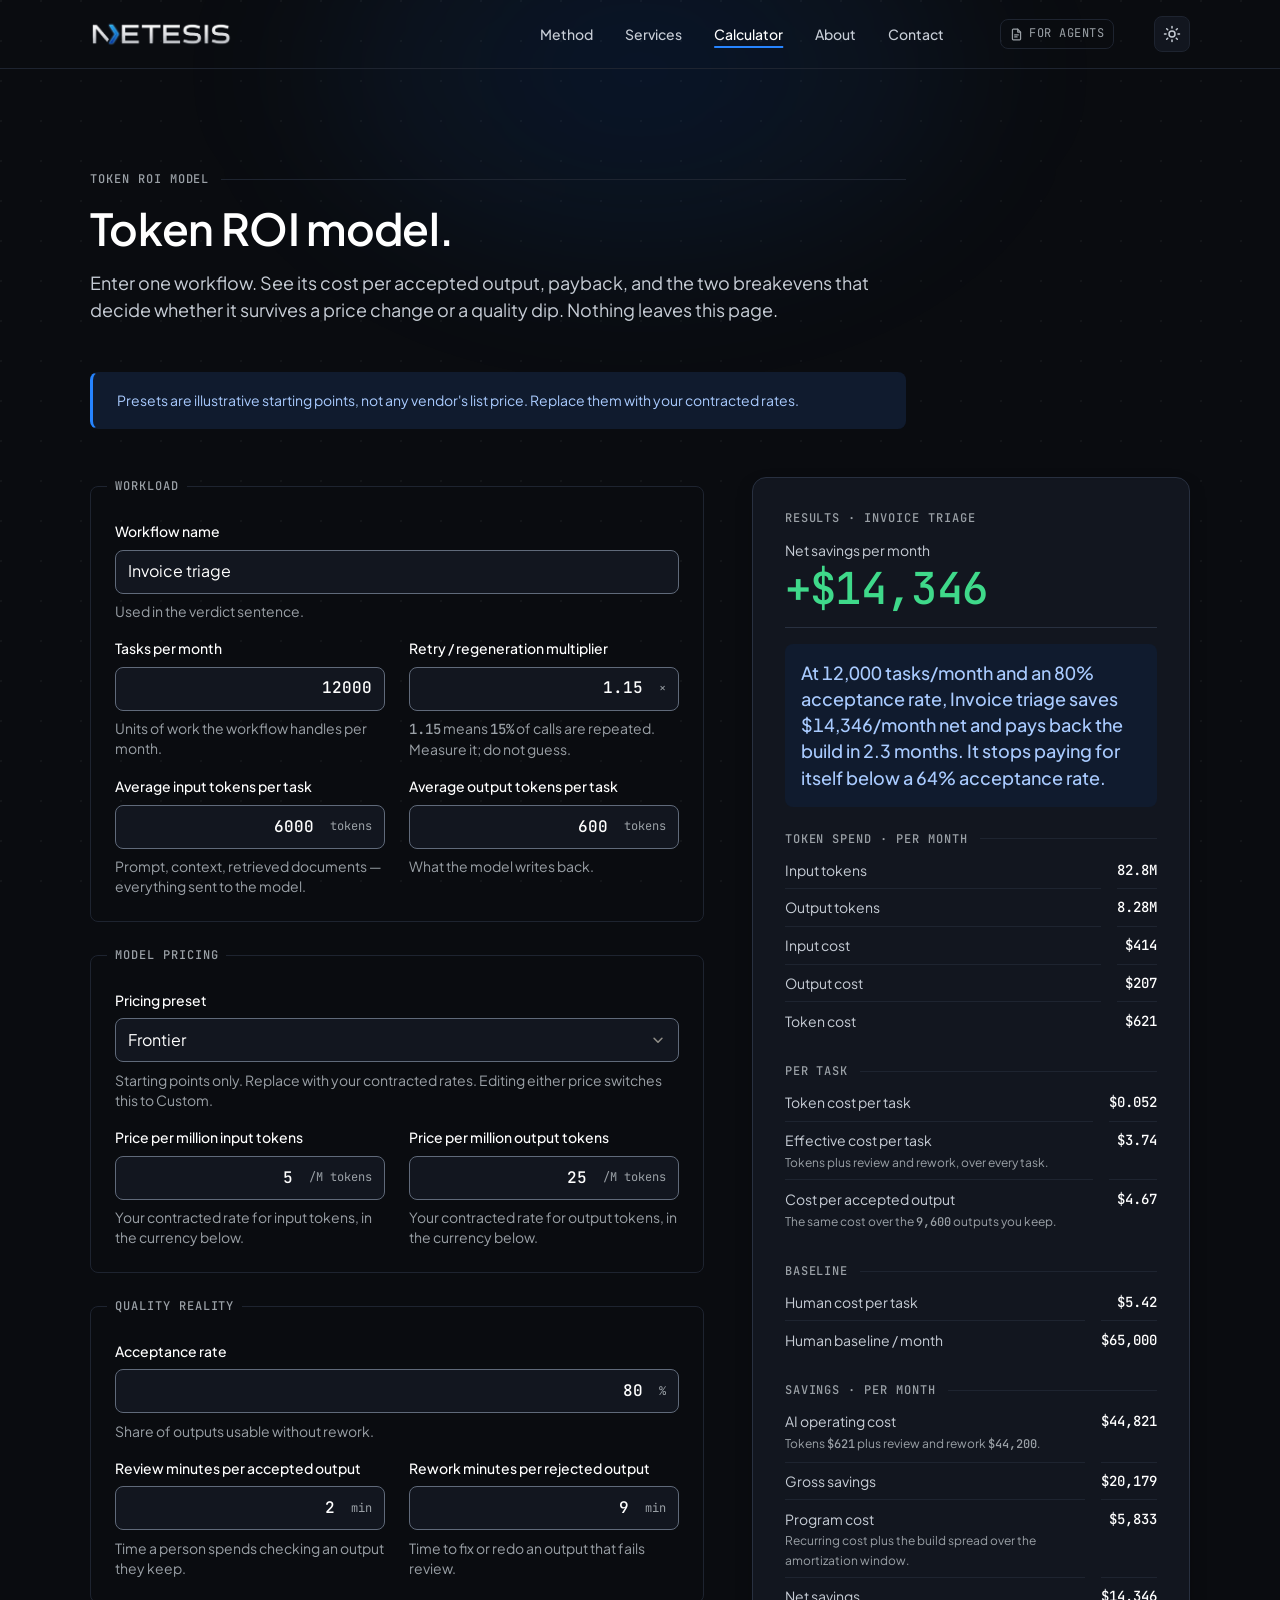
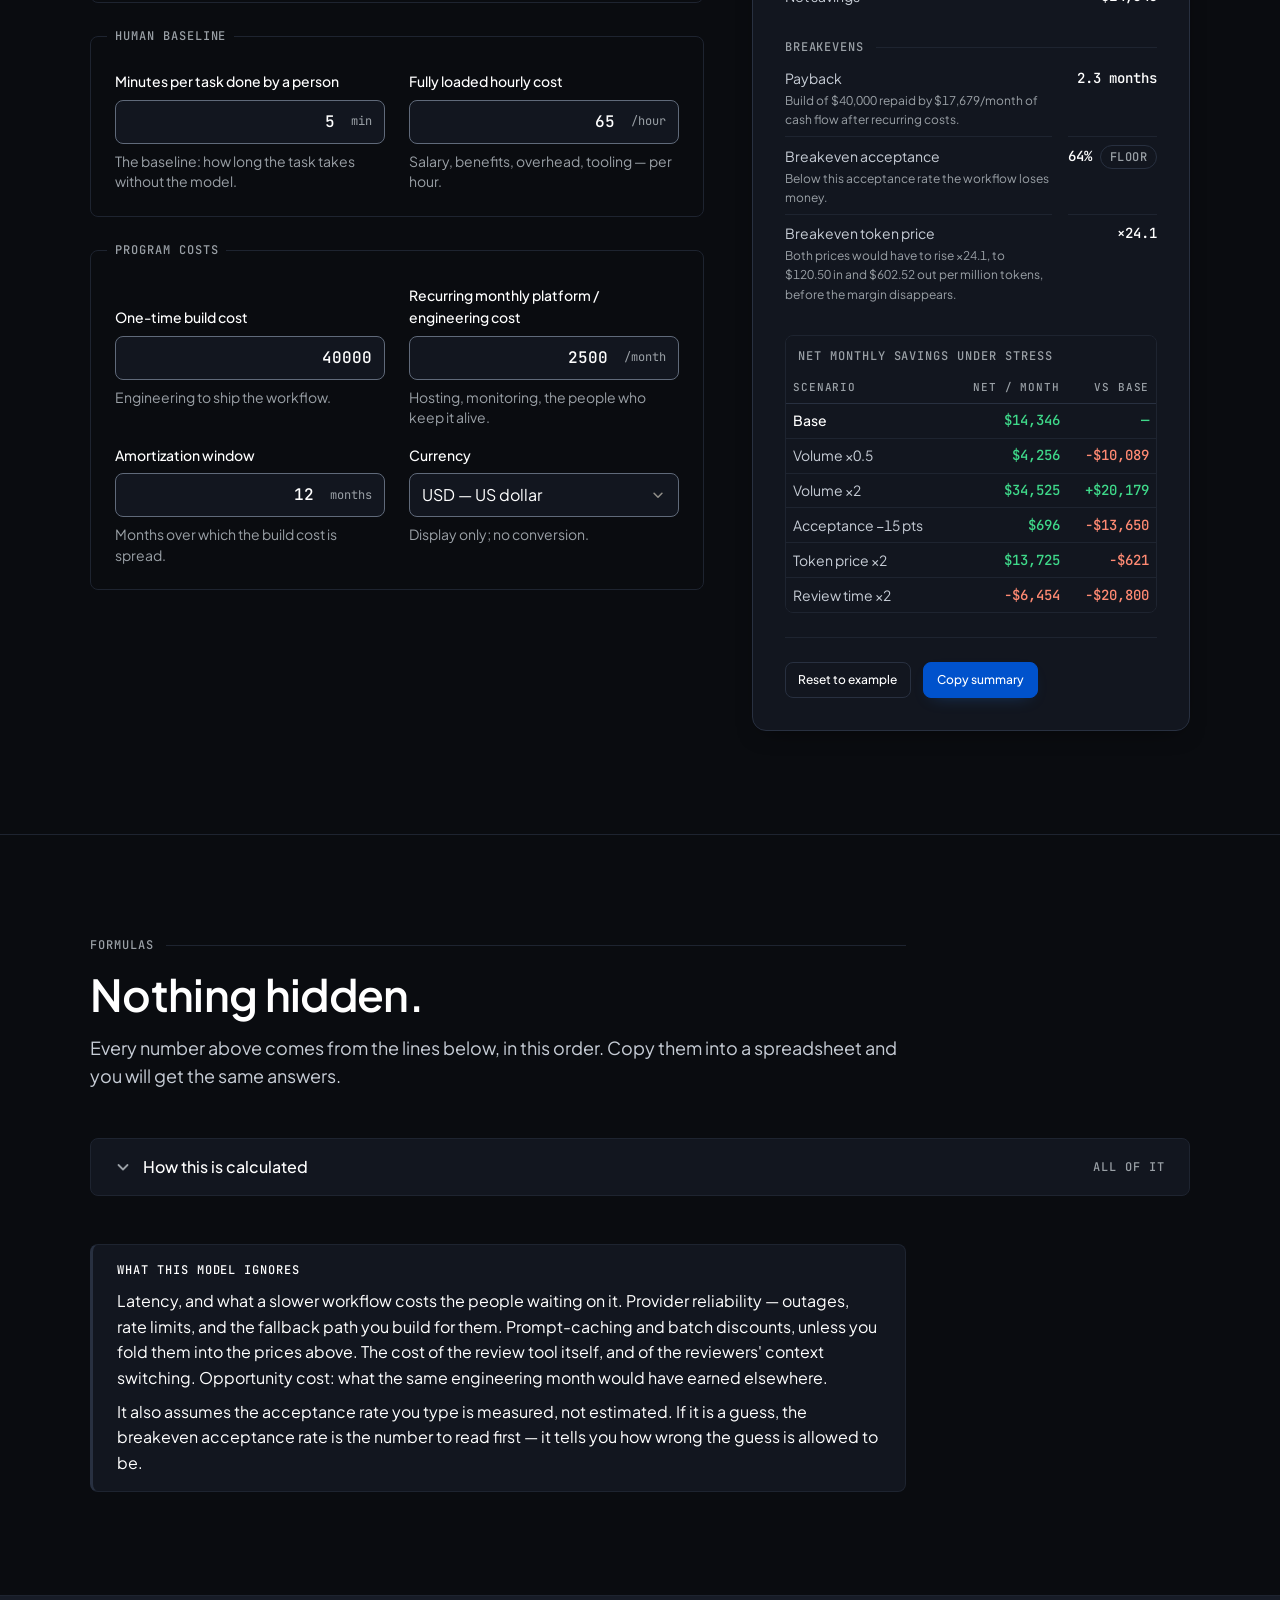
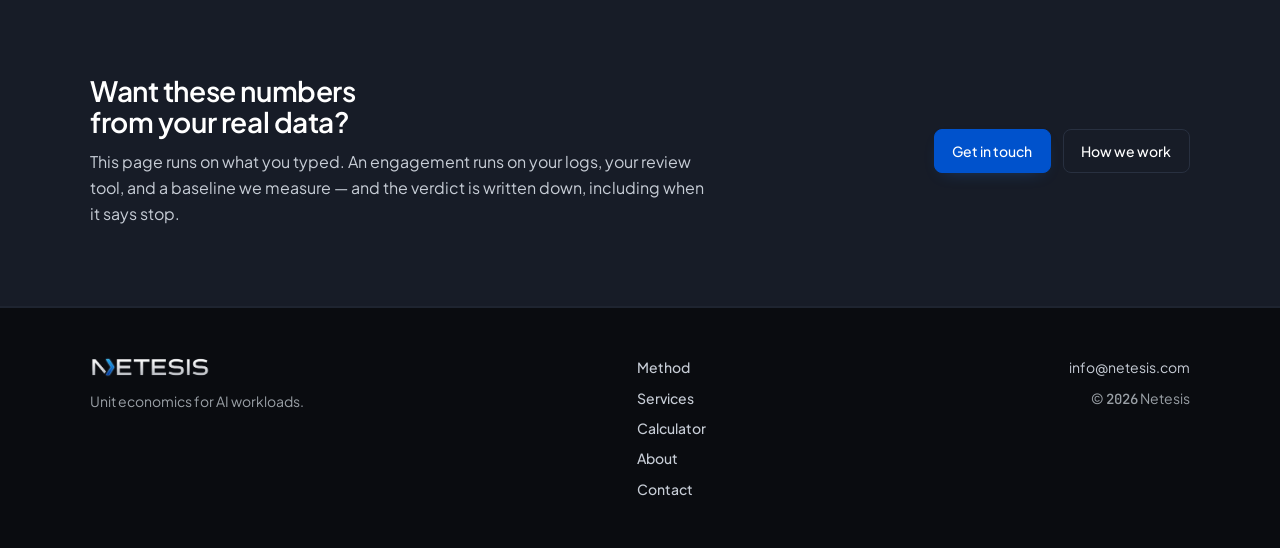
<file: calculator.html>
<!doctype html>
<html lang="en">
<head>
  <meta charset="utf-8">
  <meta name="viewport" content="width=device-width, initial-scale=1">
  <title>Token ROI model — Netesis</title>
  <meta name="description" content="Run one AI workflow through the model: cost per accepted output, payback, breakeven acceptance rate, and breakeven token price. Nothing leaves this page.">
  <link rel="canonical" href="https://netesis.com/calculator.html">
  <meta name="theme-color" content="#0A0C10">
  <meta property="og:type" content="website">
  <meta property="og:site_name" content="Netesis">
  <meta property="og:title" content="Token ROI model — Netesis">
  <meta property="og:description" content="Enter one workflow and see its cost per accepted output, payback, and the two breakevens that decide whether it survives a price change or a quality dip.">
  <meta property="og:url" content="https://netesis.com/calculator.html">
  <meta name="twitter:card" content="summary_large_image">
  <meta name="twitter:title" content="Token ROI model — Netesis">
  <meta name="twitter:description" content="Enter one workflow and see its cost per accepted output, payback, and the two breakevens that decide whether it survives a price change or a quality dip.">
  <meta property="og:image" content="https://netesis.com/assets/img/og-card.png">
  <meta property="og:image:width" content="1200">
  <meta property="og:image:height" content="630">
  <meta property="og:image:alt" content="Netesis — AI Strategy & Insights">
  <meta name="twitter:image" content="https://netesis.com/assets/img/og-card.png">
  <link rel="icon" href="data:image/svg+xml,%3Csvg xmlns='http://www.w3.org/2000/svg' viewBox='0 0 32 32'%3E%3Crect width='32' height='32' rx='6' fill='%230A0C10'/%3E%3Cpath d='M12 6.5 L23 16 L12 25.5' fill='none' stroke='%232684FF' stroke-width='5' stroke-linejoin='miter'/%3E%3C/svg%3E">
  <script>(function(){try{var t=localStorage.getItem('netesis-theme');if(t==='light'||t==='dark'){document.documentElement.setAttribute('data-theme',t)}}catch(e){}})();</script>
  <link rel="preconnect" href="https://fonts.googleapis.com">
  <link rel="preconnect" href="https://fonts.gstatic.com" crossorigin>
  <link rel="stylesheet" href="https://fonts.googleapis.com/css2?family=Plus+Jakarta+Sans:wght@400;500;600;700;800&family=JetBrains+Mono:wght@400;500&display=swap">
  <link rel="stylesheet" href="./assets/css/styles.css">
  <script type="module" src="./assets/js/site.js"></script>
</head>
<body>
  <a class="skip-link" href="#main">Skip to content</a>
  <header class="site-header">
    <div class="container site-header__inner">
      <a class="wordmark" href="./index.html">
        <span class="wordmark__logo" aria-hidden="true"></span>
        <span class="hidden-visually">Netesis</span>
      </a>
      <nav class="site-nav" aria-label="Primary">
        <ul>
          <li><a href="./method.html">Method</a></li>
          <li><a href="./services.html">Services</a></li>
          <li><a href="./calculator.html" aria-current="page">Calculator</a></li>
          <li><a href="./about.html">About</a></li>
          <li><a href="./contact.html">Contact</a></li>
        </ul>
      </nav>
      <a class="agents-link" href="./llms.txt"><svg viewBox="0 0 16 16" aria-hidden="true" focusable="false" fill="none" stroke="currentColor" stroke-width="1.5" stroke-linecap="round" stroke-linejoin="round"><path d="M9.5 1.5H4a1 1 0 0 0-1 1v11a1 1 0 0 0 1 1h8a1 1 0 0 0 1-1V5z"/><path d="M9.5 1.5V5H13"/><path d="M5.75 8.5h4.5M5.75 11h3"/></svg><span class="agents-link__text">For agents</span></a>
      <button class="theme-toggle" type="button" hidden aria-label="Switch to dark theme" data-theme-toggle>
        <svg class="theme-toggle__icon theme-toggle__icon--sun" width="18" height="18" viewBox="0 0 24 24" aria-hidden="true" focusable="false" fill="none" stroke="currentColor" stroke-width="2" stroke-linecap="round"><circle cx="12" cy="12" r="4"/><path d="M12 2v2M12 20v2M4.9 4.9l1.4 1.4M17.7 17.7l1.4 1.4M2 12h2M20 12h2M4.9 19.1l1.4-1.4M17.7 6.3l1.4-1.4"/></svg>
        <svg class="theme-toggle__icon theme-toggle__icon--moon" width="18" height="18" viewBox="0 0 24 24" aria-hidden="true" focusable="false" fill="none" stroke="currentColor" stroke-width="2" stroke-linecap="round" stroke-linejoin="round"><path d="M21 12.8A9 9 0 1 1 11.2 3a7 7 0 0 0 9.8 9.8z"/></svg>
      </button>
    </div>
  </header>

  <main id="main" tabindex="-1">

    <!-- 1. Page head + the model -->
    <div class="section">
      <div class="container">
        <div class="section__head">
          <p class="eyebrow">Token ROI model</p>
          <h1 id="page-title">Token ROI model.</h1>
          <p class="lede">Enter one workflow. See its cost per accepted output, payback, and the two breakevens that decide whether it survives a price change or a quality dip. Nothing leaves this page.</p>
        </div>

        <div class="callout callout--info">
          <p class="small">Presets are illustrative starting points, not any vendor's list price. Replace them with your contracted rates.</p>
        </div>

        <noscript><div class="notice" role="alert"><strong>The model needs JavaScript.</strong> Turn it on to use the calculator, or work from the formulas below — nothing is hidden.</div></noscript>
        <div id="calc-fallback" class="notice" role="alert" hidden>
          <strong>The model didn't start.</strong> If you opened this file directly from disk, Chrome, Edge and Safari block JavaScript modules over <code>file://</code>. Serve the folder over HTTP (<code>python -m http.server</code>) or use <a href="https://netesis.com/calculator.html">netesis.com/calculator.html</a>. The formulas are listed below, so you can still run it by hand.
        </div>

        <div class="calc mt-8">
          <!-- ------------------------------------------------------- inputs -->
          <form class="calc__form" novalidate aria-labelledby="page-title">
            <fieldset class="fieldset">
              <legend>Workload</legend>
              <div class="form-grid">
                <div class="field field--wide">
                  <label class="field__label" for="name">Workflow name</label>
                  <input class="input" type="text" id="name" name="name" value="Invoice triage" maxlength="80" autocomplete="off" spellcheck="false" aria-describedby="name-help">
                  <p class="field__help" id="name-help">Used in the verdict sentence.</p>
                </div>
                <div class="field">
                  <label class="field__label" for="tasks">Tasks per month</label>
                  <input class="input" type="number" id="tasks" name="tasks" min="0" step="1" value="12000" inputmode="decimal" aria-describedby="tasks-help">
                  <p class="field__help" id="tasks-help">Units of work the workflow handles per month.</p>
                </div>
                <div class="field">
                  <label class="field__label" for="retry">Retry / regeneration multiplier</label>
                  <div class="input--suffix">
                    <input class="input" type="number" id="retry" name="retry" min="0" step="0.01" value="1.15" inputmode="decimal" aria-describedby="retry-help">
                    <span class="input__suffix" aria-hidden="true">×</span>
                  </div>
                  <p class="field__help" id="retry-help"><span class="num">1.15</span> means <span class="num">15%</span> of calls are repeated. Measure it; do not guess.</p>
                </div>
                <div class="field">
                  <label class="field__label" for="inTok">Average input tokens per task</label>
                  <div class="input--suffix">
                    <input class="input" type="number" id="inTok" name="inTok" min="0" step="100" value="6000" inputmode="decimal" aria-describedby="inTok-help">
                    <span class="input__suffix" aria-hidden="true">tokens</span>
                  </div>
                  <p class="field__help" id="inTok-help">Prompt, context, retrieved documents — everything sent to the model.</p>
                </div>
                <div class="field">
                  <label class="field__label" for="outTok">Average output tokens per task</label>
                  <div class="input--suffix">
                    <input class="input" type="number" id="outTok" name="outTok" min="0" step="100" value="600" inputmode="decimal" aria-describedby="outTok-help">
                    <span class="input__suffix" aria-hidden="true">tokens</span>
                  </div>
                  <p class="field__help" id="outTok-help">What the model writes back.</p>
                </div>
              </div>
            </fieldset>

            <fieldset class="fieldset">
              <legend>Model pricing</legend>
              <div class="form-grid">
                <div class="field field--wide">
                  <label class="field__label" for="preset">Pricing preset</label>
                  <select class="input" id="preset" name="preset" aria-describedby="preset-help">
                    <option value="frontier" selected>Frontier</option>
                    <option value="mid">Mid-tier</option>
                    <option value="small">Small / batch</option>
                    <option value="custom">Custom</option>
                  </select>
                  <p class="field__help" id="preset-help">Starting points only. Replace with your contracted rates. Editing either price switches this to Custom.</p>
                </div>
                <div class="field">
                  <label class="field__label" for="priceIn">Price per million input tokens</label>
                  <div class="input--suffix">
                    <input class="input" type="number" id="priceIn" name="priceIn" min="0" step="0.01" value="5" inputmode="decimal" aria-describedby="priceIn-help">
                    <span class="input__suffix" aria-hidden="true">/M tokens</span>
                  </div>
                  <p class="field__help" id="priceIn-help">Your contracted rate for input tokens, in the currency below.</p>
                </div>
                <div class="field">
                  <label class="field__label" for="priceOut">Price per million output tokens</label>
                  <div class="input--suffix">
                    <input class="input" type="number" id="priceOut" name="priceOut" min="0" step="0.01" value="25" inputmode="decimal" aria-describedby="priceOut-help">
                    <span class="input__suffix" aria-hidden="true">/M tokens</span>
                  </div>
                  <p class="field__help" id="priceOut-help">Your contracted rate for output tokens, in the currency below.</p>
                </div>
              </div>
            </fieldset>

            <fieldset class="fieldset">
              <legend>Quality reality</legend>
              <div class="form-grid">
                <div class="field field--wide">
                  <label class="field__label" for="acceptance">Acceptance rate</label>
                  <div class="input--suffix">
                    <input class="input" type="number" id="acceptance" name="acceptance" min="0" max="100" step="1" value="80" inputmode="decimal" aria-describedby="acceptance-help">
                    <span class="input__suffix" aria-hidden="true">%</span>
                  </div>
                  <p class="field__help" id="acceptance-help">Share of outputs usable without rework.</p>
                </div>
                <div class="field">
                  <label class="field__label" for="reviewMin">Review minutes per accepted output</label>
                  <div class="input--suffix">
                    <input class="input" type="number" id="reviewMin" name="reviewMin" min="0" step="0.5" value="2" inputmode="decimal" aria-describedby="reviewMin-help">
                    <span class="input__suffix" aria-hidden="true">min</span>
                  </div>
                  <p class="field__help" id="reviewMin-help">Time a person spends checking an output they keep.</p>
                </div>
                <div class="field">
                  <label class="field__label" for="reworkMin">Rework minutes per rejected output</label>
                  <div class="input--suffix">
                    <input class="input" type="number" id="reworkMin" name="reworkMin" min="0" step="0.5" value="9" inputmode="decimal" aria-describedby="reworkMin-help">
                    <span class="input__suffix" aria-hidden="true">min</span>
                  </div>
                  <p class="field__help" id="reworkMin-help">Time to fix or redo an output that fails review.</p>
                </div>
              </div>
            </fieldset>

            <fieldset class="fieldset">
              <legend>Human baseline</legend>
              <div class="form-grid">
                <div class="field">
                  <label class="field__label" for="humanMin">Minutes per task done by a person</label>
                  <div class="input--suffix">
                    <input class="input" type="number" id="humanMin" name="humanMin" min="0" step="0.5" value="5" inputmode="decimal" aria-describedby="humanMin-help">
                    <span class="input__suffix" aria-hidden="true">min</span>
                  </div>
                  <p class="field__help" id="humanMin-help">The baseline: how long the task takes without the model.</p>
                </div>
                <div class="field">
                  <label class="field__label" for="hourly">Fully loaded hourly cost</label>
                  <div class="input--suffix">
                    <input class="input" type="number" id="hourly" name="hourly" min="0" step="1" value="65" inputmode="decimal" aria-describedby="hourly-help">
                    <span class="input__suffix" aria-hidden="true">/hour</span>
                  </div>
                  <p class="field__help" id="hourly-help">Salary, benefits, overhead, tooling — per hour.</p>
                </div>
              </div>
            </fieldset>

            <fieldset class="fieldset">
              <legend>Program costs</legend>
              <div class="form-grid">
                <div class="field">
                  <label class="field__label" for="build">One-time build cost</label>
                  <input class="input" type="number" id="build" name="build" min="0" step="1000" value="40000" inputmode="decimal" aria-describedby="build-help">
                  <p class="field__help" id="build-help">Engineering to ship the workflow.</p>
                </div>
                <div class="field">
                  <label class="field__label" for="recurring">Recurring monthly platform / engineering cost</label>
                  <div class="input--suffix">
                    <input class="input" type="number" id="recurring" name="recurring" min="0" step="100" value="2500" inputmode="decimal" aria-describedby="recurring-help">
                    <span class="input__suffix" aria-hidden="true">/month</span>
                  </div>
                  <p class="field__help" id="recurring-help">Hosting, monitoring, the people who keep it alive.</p>
                </div>
                <div class="field">
                  <label class="field__label" for="amort">Amortization window</label>
                  <div class="input--suffix">
                    <input class="input" type="number" id="amort" name="amort" min="1" step="1" value="12" inputmode="decimal" aria-describedby="amort-help">
                    <span class="input__suffix" aria-hidden="true">months</span>
                  </div>
                  <p class="field__help" id="amort-help">Months over which the build cost is spread.</p>
                </div>
                <div class="field">
                  <label class="field__label" for="currency">Currency</label>
                  <select class="input" id="currency" name="currency" aria-describedby="currency-help">
                    <option value="USD" selected>USD — US dollar</option>
                    <option value="EUR">EUR — Euro</option>
                    <option value="GBP">GBP — British pound</option>
                    <option value="CAD">CAD — Canadian dollar</option>
                    <option value="AUD">AUD — Australian dollar</option>
                  </select>
                  <p class="field__help" id="currency-help">Display only; no conversion.</p>
                </div>
              </div>
            </fieldset>
          </form>

          <!-- ------------------------------------------------------ results -->
          <div class="calc__results">
            <section class="results" aria-labelledby="results-title">
              <h2 class="eyebrow" id="results-title">Results · <span data-out="name">Invoice triage</span></h2>

              <div class="results__hero">
                <span class="results__hero-label" id="hero-label">Net savings per month</span>
                <span class="results__hero-value calc-hero__value num is-pos" data-out="netSavingsSigned" data-animate>+$14,346</span>
              </div>

              <p class="results__verdict" data-out="verdict">At 12,000 tasks/month and an 80% acceptance rate, Invoice triage saves $14,346/month net and pays back the build in 2.3 months. It stops paying for itself below a 64% acceptance rate.</p>
              <p class="hidden-visually" id="results-live" role="status" aria-live="polite" aria-atomic="true"></p>

              <div class="results__group">
                <p class="eyebrow">Token spend · per month</p>
                <dl class="dl calc-dl">
                  <dt>Input tokens</dt>
                  <dd><span class="num" data-out="inTokM" data-out-title="inTokMFull" data-animate title="82,800,000">82.8M</span></dd>
                  <dt>Output tokens</dt>
                  <dd><span class="num" data-out="outTokM" data-out-title="outTokMFull" data-animate title="8,280,000">8.28M</span></dd>
                  <dt>Input cost</dt>
                  <dd><span class="num" data-out="inputCost" data-animate>$414</span></dd>
                  <dt>Output cost</dt>
                  <dd><span class="num" data-out="outputCost" data-animate>$207</span></dd>
                  <dt>Token cost</dt>
                  <dd><span class="num" data-out="tokenCost" data-animate>$621</span></dd>
                </dl>
              </div>

              <div class="results__group">
                <p class="eyebrow">Per task</p>
                <dl class="dl calc-dl">
                  <dt>Token cost per task</dt>
                  <dd><span class="num" data-out="tokenCostPerTask" data-animate>$0.052</span></dd>
                  <dt>Effective cost per task<span class="dl__note">Tokens plus review and rework, over every task.</span></dt>
                  <dd><span class="num" data-out="effectiveCostPerTask" data-animate>$3.74</span></dd>
                  <dt>Cost per accepted output<span class="dl__note">The same cost over the <span class="num" data-out="accepted">9,600</span> outputs you keep.</span></dt>
                  <dd><span class="num" data-out="costPerAccepted" data-animate>$4.67</span></dd>
                </dl>
              </div>

              <div class="results__group">
                <p class="eyebrow">Baseline</p>
                <dl class="dl calc-dl">
                  <dt>Human cost per task</dt>
                  <dd><span class="num" data-out="humanPerTask" data-animate>$5.42</span></dd>
                  <dt>Human baseline / month</dt>
                  <dd><span class="num" data-out="humanMonthly" data-animate>$65,000</span></dd>
                </dl>
              </div>

              <div class="results__group">
                <p class="eyebrow">Savings · per month</p>
                <dl class="dl calc-dl">
                  <dt>AI operating cost<span class="dl__note">Tokens <span class="num" data-out="tokenCost">$621</span> plus review and rework <span class="num" data-out="laborCost">$44,200</span>.</span></dt>
                  <dd><span class="num" data-out="aiCost" data-animate>$44,821</span></dd>
                  <dt>Gross savings</dt>
                  <dd><span class="num" data-out="grossSavings" data-animate>$20,179</span></dd>
                  <dt>Program cost<span class="dl__note">Recurring cost plus the build spread over the amortization window.</span></dt>
                  <dd><span class="num" data-out="programMonthly" data-animate>$5,833</span></dd>
                  <dt>Net savings</dt>
                  <dd><span class="num" data-out="netSavings" data-animate>$14,346</span></dd>
                </dl>
              </div>

              <div class="results__group">
                <p class="eyebrow">Breakevens</p>
                <dl class="dl calc-dl">
                  <dt>Payback<span class="dl__note" data-out="paybackNote">Build of $40,000 repaid by $17,679/month of cash flow after recurring costs.</span></dt>
                  <dd><span class="num" data-out="payback" data-animate>2.3 months</span></dd>
                  <dt>Breakeven acceptance<span class="dl__note" data-out="breakevenAcceptanceNote">Below this acceptance rate the workflow loses money.</span></dt>
                  <dd><span class="num" data-out="breakevenAcceptance" data-animate>64%</span> <span class="pill" data-out="breakevenAcceptanceLabel">Floor</span></dd>
                  <dt>Breakeven token price<span class="dl__note" data-out="breakevenTokenPriceNote">Both prices would have to rise ×24.1, to $120.50 in and $602.52 out per million tokens, before the margin disappears.</span></dt>
                  <dd><span class="num" data-out="breakevenTokenPrice" data-animate>×24.1</span></dd>
                </dl>
              </div>

              <div class="table-wrap">
                <table class="table sensitivity">
                  <caption>Net monthly savings under stress</caption>
                  <thead>
                    <tr>
                      <th scope="col">Scenario</th>
                      <th scope="col" class="num">Net / month</th>
                      <th scope="col" class="num">vs base</th>
                    </tr>
                  </thead>
                  <tbody>
                    <tr class="is-base is-pos" data-sens-row="base">
                      <th scope="row">Base</th>
                      <td class="num is-pos" data-out="sens:base:net">$14,346</td>
                      <td class="num" data-out="sens:base:delta">—</td>
                    </tr>
                    <tr class="is-pos" data-sens-row="volume-half">
                      <th scope="row">Volume ×0.5</th>
                      <td class="num is-pos" data-out="sens:volume-half:net">$4,256</td>
                      <td class="num is-neg" data-out="sens:volume-half:delta">−$10,089</td>
                    </tr>
                    <tr class="is-pos" data-sens-row="volume-double">
                      <th scope="row">Volume ×2</th>
                      <td class="num is-pos" data-out="sens:volume-double:net">$34,525</td>
                      <td class="num is-pos" data-out="sens:volume-double:delta">+$20,179</td>
                    </tr>
                    <tr class="is-pos" data-sens-row="acceptance-minus-15">
                      <th scope="row">Acceptance −15 pts</th>
                      <td class="num is-pos" data-out="sens:acceptance-minus-15:net">$696</td>
                      <td class="num is-neg" data-out="sens:acceptance-minus-15:delta">−$13,650</td>
                    </tr>
                    <tr class="is-pos" data-sens-row="price-double">
                      <th scope="row">Token price ×2</th>
                      <td class="num is-pos" data-out="sens:price-double:net">$13,725</td>
                      <td class="num is-neg" data-out="sens:price-double:delta">−$621</td>
                    </tr>
                    <tr class="is-neg" data-sens-row="review-double">
                      <th scope="row">Review time ×2</th>
                      <td class="num is-neg" data-out="sens:review-double:net">−$6,454</td>
                      <td class="num is-neg" data-out="sens:review-double:delta">−$20,800</td>
                    </tr>
                  </tbody>
                </table>
              </div>

              <div class="results__actions">
                <button class="btn btn--secondary btn--small" type="button" id="calc-reset">Reset to example</button>
                <button class="btn btn--primary btn--small" type="button" id="calc-copy">Copy summary</button>
                <span class="status" id="calc-status" role="status" aria-live="polite" aria-atomic="true"></span>
              </div>

              <div class="calc-copyout" id="copy-fallback" hidden>
                <p class="field__help" id="copy-fallback-help">The browser refused clipboard access. Select this text and copy it.</p>
                <textarea class="input" id="copy-fallback-text" rows="8" readonly aria-label="Model summary" aria-describedby="copy-fallback-help"></textarea>
              </div>
            </section>
          </div>
        </div>
      </div>
    </div>

    <!-- 2. Formulas -->
    <section class="section section--hairline" aria-labelledby="formulas-title">
      <div class="container">
        <div class="section__head">
          <p class="eyebrow">Formulas</p>
          <h2 id="formulas-title">Nothing hidden.</h2>
          <p class="lede">Every number above comes from the lines below, in this order. Copy them into a spreadsheet and you will get the same answers.</p>
        </div>

        <details class="formulas">
          <summary>
            <svg class="formulas__chevron" viewBox="0 0 16 16" aria-hidden="true" focusable="false"><path d="M3.5 6l4.5 4.5L12.5 6" stroke="currentColor" stroke-width="1.8" stroke-linecap="round" stroke-linejoin="round"/></svg>
            How this is calculated
            <span class="muted">All of it</span>
          </summary>
          <div class="prose formulas__body">
            <dl>
              <dt>Sanitize the inputs first</dt>
              <dd><code class="formula">every number  = Number(field); not finite → 0 (amort → 1)
negative      → 0
acceptance    clamped to 0…100
amort         = max(1, round(amort))
name          trimmed, at most 80 characters
currency      one of USD, EUR, GBP, CAD, AUD, else USD</code></dd>
              <dd><p>Nothing downstream has to defend itself against a blank box, a minus sign, or the word “abc”. A quantity that cannot be defined — a cost per task with no tasks — is reported as an em dash, never as a number.</p></dd>

              <dt>Monthly token volume and token cost</dt>
              <dd><code class="formula">inTokM     = tasks × inTok × retry
outTokM    = tasks × outTok × retry
inputCost  = inTokM / 1e6 × priceIn
outputCost = outTokM / 1e6 × priceOut
tokenCost  = inputCost + outputCost</code></dd>
              <dd><p>The retry multiplier applies to both directions, because a regenerated call re-sends the whole prompt as well as writing a new answer. Prices are per million tokens, so the volume is divided by a million before it is priced.</p></dd>

              <dt>Quality reality: what review and rework cost</dt>
              <dd><code class="formula">a          = acceptance / 100
accepted   = tasks × a
rejected   = tasks × (1 − a)
reviewCost = accepted × reviewMin / 60 × hourly
reworkCost = rejected × reworkMin / 60 × hourly
laborCost  = reviewCost + reworkCost</code></dd>
              <dd><p>Every accepted output still costs review minutes; every rejected one costs rework minutes. This is the term that decides most workflows, and it is the one pilot decks leave out.</p></dd>

              <dt>Operating cost, and the three unit costs</dt>
              <dd><code class="formula">aiCost               = tokenCost + laborCost
tokenCostPerTask     = tasks &gt; 0 ? tokenCost / tasks : —
effectiveCostPerTask = tasks &gt; 0 ? aiCost / tasks : —
costPerAccepted      = accepted &gt; 0 ? aiCost / accepted : —</code></dd>
              <dd><p>Cost per accepted output is the honest unit: you cannot ship the rejects, so they are overhead on the ones you keep.</p></dd>

              <dt>The human baseline</dt>
              <dd><code class="formula">humanPerTask = humanMin / 60 × hourly
humanMonthly = tasks × humanPerTask</code></dd>
              <dd><p>The same hourly cost prices the baseline and the review labour, so a change in the loaded rate moves both sides of the comparison together.</p></dd>

              <dt>Gross savings, program cost, net savings, cash flow</dt>
              <dd><code class="formula">grossSavings   = humanMonthly − aiCost
buildMonthly   = build / amort
programMonthly = recurring + buildMonthly
netSavings     = grossSavings − programMonthly
cashflow       = grossSavings − recurring</code></dd>
              <dd><p>Net savings amortize the build; cash flow does not, because the build is already paid. Cash flow is what actually repays it.</p></dd>

              <dt>Payback period</dt>
              <dd><code class="formula">build ≤ 0     → no build cost to recover
cashflow ≤ 0  → does not pay back
otherwise     → months = build / cashflow</code></dd>
              <dd><p>Printed in months, never as an infinity symbol. A workflow can show a payback figure and still lose money on net: that happens when <code>build / cashflow</code> is longer than the amortization window, and the verdict says so in words.</p></dd>

              <dt>Breakeven acceptance rate</dt>
              <dd><code class="formula">netSavings(a) = K − L × (reworkMin + a × (reviewMin − reworkMin))
  K     = humanMonthly − tokenCost − programMonthly
  L     = tasks × hourly / 60
  slope = L × (reviewMin − reworkMin)

slope = 0            → net ≥ 0 ? pays at any rate : never pays
aStar = (K / L − reworkMin) / (reviewMin − reworkMin)

reviewMin &lt; reworkMin (normal) → aStar is a FLOOR
  aStar ≤ 0 → pays at any rate | aStar ≥ 1 → never pays
reviewMin &gt; reworkMin (inverted) → aStar is a CEILING
  aStar ≥ 1 → pays at any rate | aStar ≤ 0 → never pays</code></dd>
              <dd><p>Net savings are linear in the acceptance rate, so there is exactly one root. When review is cheaper than rework — the normal case — more acceptance means more savings and the root is a floor to stay above. When review costs more than rework, the line runs the other way and the root is a ceiling; that is a sign the two time inputs deserve a second look.</p></dd>

              <dt>Breakeven token price</dt>
              <dd><code class="formula">netSavings(m) = netSavings − (m − 1) × tokenCost = 0
m = 1 + netSavings / tokenCost

tokenCost ≤ 0  → price cannot matter; nothing is spent on tokens
m &gt; 1          → prices would have to RISE to m × today's
0 &lt; m ≤ 1      → already losing; prices would have to FALL to m × today's
m ≤ 0          → free tokens would still not make it pay

impliedPriceIn = priceIn × m,  impliedPriceOut = priceOut × m</code></dd>
              <dd><p>The multiplier moves both prices together. On most workflows it lands far above any plausible price change, which is the point: the quality lever dominates the price lever.</p></dd>

              <dt>The six sensitivity scenarios</dt>
              <dd><p>Each row re-runs the whole model on one modified copy of the inputs and reports net savings per month, plus the change against the base row.</p></dd>
              <dd><code class="formula calc-formulas__scenarios">Base               inputs as entered
Volume ×0.5        tasks × 0.5
Volume ×2          tasks × 2
Acceptance −15 pts acceptance − 15, floored at 0
Token price ×2     priceIn × 2 and priceOut × 2
Review time ×2     reviewMin × 2</code></dd>

              <dt>How the numbers are printed</dt>
              <dd><code class="formula">money   |v| &lt; 1 → 3 decimals; &lt; 100 → 2; otherwise 0
        negatives take a true minus sign, never parentheses
        anything that rounds to zero prints as a plain zero
percent 0 decimals · months 1 decimal · multiplier ×24.1
tokens  three significant figures with a unit: 82.8M
missing an em dash — never NaN, Infinity, undefined or null</code></dd>
              <dd><p>Formatting is <code>Intl.NumberFormat</code> in the en-US locale with the currency you selected. The currency is a display choice: nothing is converted.</p></dd>
            </dl>
          </div>
        </details>

        <div class="callout mt-8">
          <span class="callout__title">What this model ignores</span>
          <p>Latency, and what a slower workflow costs the people waiting on it. Provider reliability — outages, rate limits, and the fallback path you build for them. Prompt-caching and batch discounts, unless you fold them into the prices above. The cost of the review tool itself, and of the reviewers' context switching. Opportunity cost: what the same engineering month would have earned elsewhere.</p>
          <p>It also assumes the acceptance rate you type is measured, not estimated. If it is a guess, the breakeven acceptance rate is the number to read first — it tells you how wrong the guess is allowed to be.</p>
        </div>
      </div>
    </section>

    <!-- 3. CTA band -->
    <section class="cta-band" aria-labelledby="cta-title">
      <div class="container cta-band__inner">
        <div>
          <h2 id="cta-title">Want these numbers from your real data?</h2>
          <p>This page runs on what you typed. An engagement runs on your logs, your review tool, and a baseline we measure — and the verdict is written down, including when it says stop.</p>
        </div>
        <div class="cta-band__actions">
          <a class="btn btn--primary" href="./contact.html">Get in touch</a>
          <a class="btn btn--secondary" href="./method.html">How we work</a>
        </div>
      </div>
    </section>

  </main>

  <footer class="site-footer">
    <div class="container site-footer__inner">
      <div class="site-footer__brand">
        <a class="wordmark wordmark--small" href="./index.html">
          <span class="wordmark__logo" aria-hidden="true"></span>
        <span class="hidden-visually">Netesis</span>
        </a>
        <p class="site-footer__tagline">Unit economics for AI workloads.</p>
      </div>
      <nav class="site-footer__nav" aria-label="Footer">
        <ul>
          <li><a href="./method.html">Method</a></li>
          <li><a href="./services.html">Services</a></li>
          <li><a href="./calculator.html">Calculator</a></li>
          <li><a href="./about.html">About</a></li>
          <li><a href="./contact.html">Contact</a></li>
        </ul>
      </nav>
      <div class="site-footer__meta">
        <a href="mailto:info@netesis.com">info@netesis.com</a>
        <span class="site-footer__sep" aria-hidden="true">·</span>
        <span>© <span class="num">2026</span> Netesis</span>
        <!-- TODO(content): add registered company name / jurisdiction line if required -->
      </div>
    </div>
  </footer>

  <script type="module" src="./assets/js/calculator-ui.js" onerror="document.getElementById('calc-fallback').hidden=false"></script>
  <script>setTimeout(function(){if(!document.documentElement.dataset.calcReady){var f=document.getElementById('calc-fallback');if(f)f.hidden=false}},4000);</script>
</body>
</html>
</file>
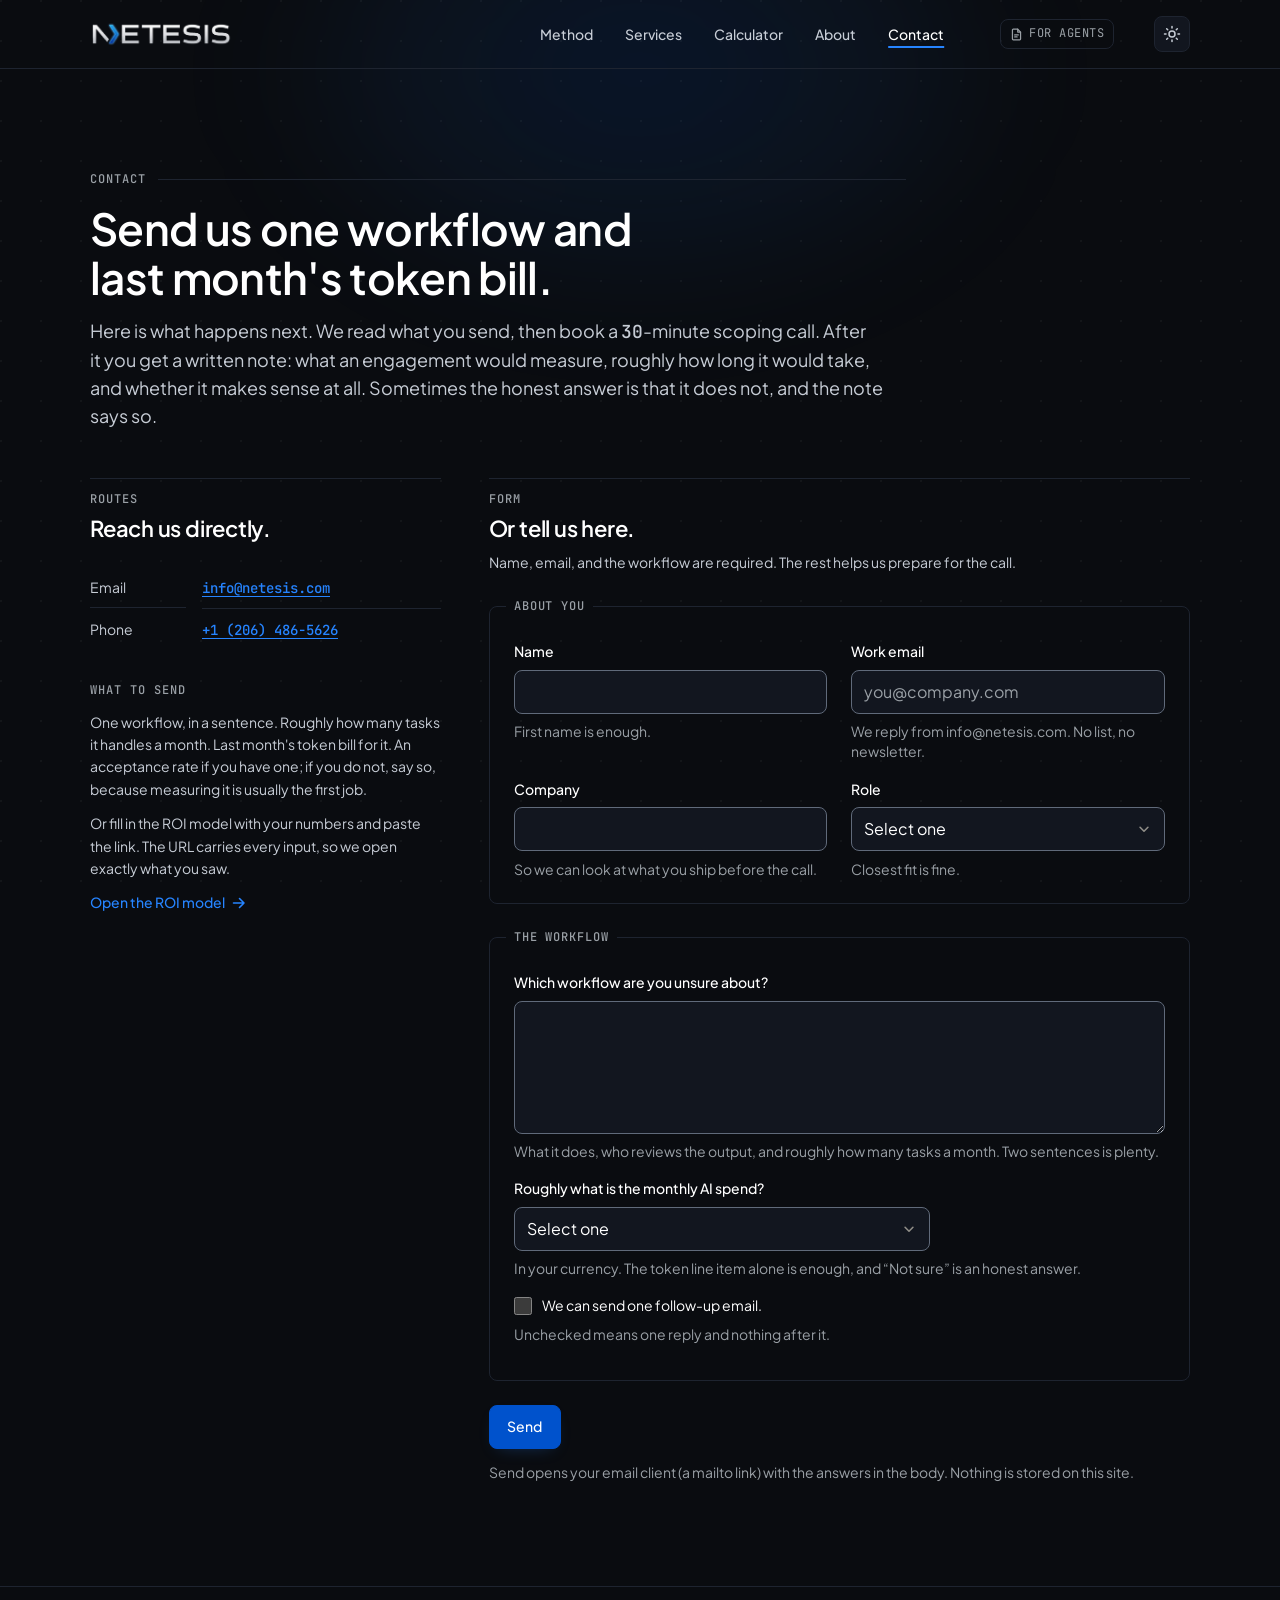
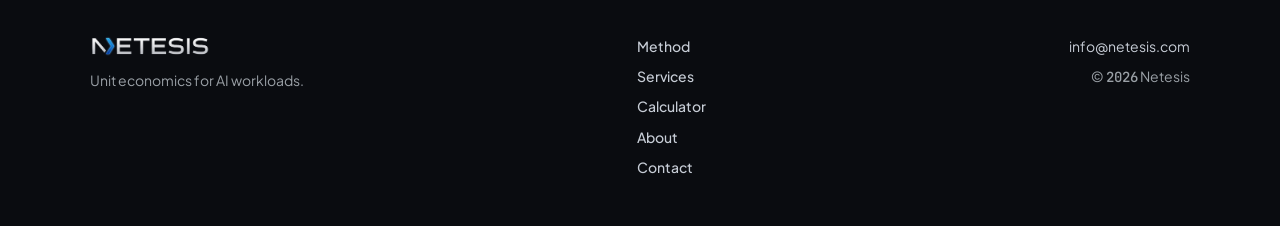
<file: contact.html>
<!doctype html>
<html lang="en">
<head>
  <meta charset="utf-8">
  <meta name="viewport" content="width=device-width, initial-scale=1">
  <title>Contact — Netesis</title>
  <meta name="description" content="Send Netesis one AI workflow and last month's token bill. We book a 30-minute scoping call and reply with a written note on whether an engagement makes sense.">
  <link rel="canonical" href="https://netesis.com/contact.html">
  <meta name="theme-color" content="#0A0C10">
  <meta property="og:type" content="website">
  <meta property="og:site_name" content="Netesis">
  <meta property="og:title" content="Contact — Netesis">
  <meta property="og:description" content="Send us one workflow and last month's token bill. A 30-minute scoping call, then a written note on whether an engagement makes sense. Sometimes it does not.">
  <meta property="og:url" content="https://netesis.com/contact.html">
  <meta name="twitter:card" content="summary_large_image">
  <meta name="twitter:title" content="Contact — Netesis">
  <meta name="twitter:description" content="Send us one workflow and last month's token bill. A 30-minute scoping call, then a written note on whether an engagement makes sense. Sometimes it does not.">
  <meta property="og:image" content="https://netesis.com/assets/img/og-card.png">
  <meta property="og:image:width" content="1200">
  <meta property="og:image:height" content="630">
  <meta property="og:image:alt" content="Netesis — AI Strategy & Insights">
  <meta name="twitter:image" content="https://netesis.com/assets/img/og-card.png">
  <link rel="icon" href="data:image/svg+xml,%3Csvg xmlns='http://www.w3.org/2000/svg' viewBox='0 0 32 32'%3E%3Crect width='32' height='32' rx='6' fill='%230A0C10'/%3E%3Cpath d='M12 6.5 L23 16 L12 25.5' fill='none' stroke='%232684FF' stroke-width='5' stroke-linejoin='miter'/%3E%3C/svg%3E">
  <script>(function(){try{var t=localStorage.getItem('netesis-theme');if(t==='light'||t==='dark'){document.documentElement.setAttribute('data-theme',t)}}catch(e){}})();</script>
  <link rel="preconnect" href="https://fonts.googleapis.com">
  <link rel="preconnect" href="https://fonts.gstatic.com" crossorigin>
  <link rel="stylesheet" href="https://fonts.googleapis.com/css2?family=Plus+Jakarta+Sans:wght@400;500;600;700;800&family=JetBrains+Mono:wght@400;500&display=swap">
  <link rel="stylesheet" href="./assets/css/styles.css">
  <script type="module" src="./assets/js/site.js"></script>
</head>
<body>
  <a class="skip-link" href="#main">Skip to content</a>
  <header class="site-header">
    <div class="container site-header__inner">
      <a class="wordmark" href="./index.html">
        <span class="wordmark__logo" aria-hidden="true"></span>
        <span class="hidden-visually">Netesis</span>
      </a>
      <nav class="site-nav" aria-label="Primary">
        <ul>
          <li><a href="./method.html">Method</a></li>
          <li><a href="./services.html">Services</a></li>
          <li><a href="./calculator.html">Calculator</a></li>
          <li><a href="./about.html">About</a></li>
          <li><a href="./contact.html" aria-current="page">Contact</a></li>
        </ul>
      </nav>
      <a class="agents-link" href="./llms.txt"><svg viewBox="0 0 16 16" aria-hidden="true" focusable="false" fill="none" stroke="currentColor" stroke-width="1.5" stroke-linecap="round" stroke-linejoin="round"><path d="M9.5 1.5H4a1 1 0 0 0-1 1v11a1 1 0 0 0 1 1h8a1 1 0 0 0 1-1V5z"/><path d="M9.5 1.5V5H13"/><path d="M5.75 8.5h4.5M5.75 11h3"/></svg><span class="agents-link__text">For agents</span></a>
      <button class="theme-toggle" type="button" hidden aria-label="Switch to dark theme" data-theme-toggle>
        <svg class="theme-toggle__icon theme-toggle__icon--sun" width="18" height="18" viewBox="0 0 24 24" aria-hidden="true" focusable="false" fill="none" stroke="currentColor" stroke-width="2" stroke-linecap="round"><circle cx="12" cy="12" r="4"/><path d="M12 2v2M12 20v2M4.9 4.9l1.4 1.4M17.7 17.7l1.4 1.4M2 12h2M20 12h2M4.9 19.1l1.4-1.4M17.7 6.3l1.4-1.4"/></svg>
        <svg class="theme-toggle__icon theme-toggle__icon--moon" width="18" height="18" viewBox="0 0 24 24" aria-hidden="true" focusable="false" fill="none" stroke="currentColor" stroke-width="2" stroke-linecap="round" stroke-linejoin="round"><path d="M21 12.8A9 9 0 1 1 11.2 3a7 7 0 0 0 9.8 9.8z"/></svg>
      </button>
    </div>
  </header>

  <main id="main" tabindex="-1">

    <section class="section" aria-labelledby="contact-title">
      <div class="container">
        <div class="section__head">
          <p class="eyebrow">Contact</p>
          <h1 id="contact-title">Send us one workflow and last month's token bill.</h1>
          <p class="lede">Here is what happens next. We read what you send, then book a <span class="num">30</span>-minute scoping call. After it you get a written note: what an engagement would measure, roughly how long it would take, and whether it makes sense at all. Sometimes the honest answer is that it does not, and the note says so.</p>
        </div>

        <div class="split">

          <!-- Left: contact routes -->
          <div class="split__label">
            <div class="contact-col__head">
              <p class="eyebrow">Routes</p>
              <h2 class="contact-col__title" id="routes-title">Reach us directly.</h2>
            </div>
            <dl class="dl dl--start contact-routes" aria-labelledby="routes-title">
              <dt>Email</dt>
              <dd><a href="mailto:info@netesis.com">info@netesis.com</a></dd>
              <dt>Phone</dt>
              <dd><a class="num" href="tel:+12064865626">+1 (206) 486-5626</a></dd>
            </dl>
            <div class="contact-aside">
              <p class="eyebrow">What to send</p>
              <p>One workflow, in a sentence. Roughly how many tasks it handles a month. Last month's token bill for it. An acceptance rate if you have one; if you do not, say so, because measuring it is usually the first job.</p>
              <p>Or fill in the ROI model with your numbers and paste the link. The URL carries every input, so we open exactly what you saw.</p>
              <p><a class="link-arrow" href="./calculator.html">Open the ROI model<svg viewBox="0 0 16 16" aria-hidden="true" focusable="false"><path d="M2.5 8h10.5M8.5 3.5 13 8l-4.5 4.5" stroke="currentColor" stroke-width="1.6" stroke-linecap="round" stroke-linejoin="round"/></svg></a></p>
            </div>
          </div>

          <!-- Right: the qualifying form -->
          <div class="split__body">
            <!-- TODO(content): replace mailto action with a real form endpoint (e.g. a Formspree/Basin URL) -->
            <form class="contact-form" method="post" action="mailto:info@netesis.com" enctype="text/plain" aria-labelledby="form-title">
              <div class="contact-col__head">
                <p class="eyebrow">Form</p>
                <h2 class="contact-col__title" id="form-title">Or tell us here.</h2>
                <p class="contact-col__note">Name, email, and the workflow are required. The rest helps us prepare for the call.</p>
              </div>

              <fieldset class="fieldset">
                <legend>About you</legend>
                <div class="form-grid">
                  <div class="field">
                    <label class="field__label" for="c-name">Name</label>
                    <input class="input" type="text" id="c-name" name="name" required aria-required="true" autocomplete="name" aria-describedby="c-name-help">
                    <p class="field__help" id="c-name-help">First name is enough.</p>
                  </div>
                  <div class="field">
                    <label class="field__label" for="c-email">Work email</label>
                    <input class="input" type="email" id="c-email" name="email" required aria-required="true" autocomplete="email" inputmode="email" autocapitalize="off" spellcheck="false" placeholder="you@company.com" aria-describedby="c-email-help">
                    <p class="field__help" id="c-email-help">We reply from info@netesis.com. No list, no newsletter.</p>
                  </div>
                  <div class="field">
                    <label class="field__label" for="c-company">Company</label>
                    <input class="input" type="text" id="c-company" name="company" autocomplete="organization" aria-describedby="c-company-help">
                    <p class="field__help" id="c-company-help">So we can look at what you ship before the call.</p>
                  </div>
                  <div class="field">
                    <label class="field__label" for="c-role">Role</label>
                    <select class="input" id="c-role" name="role" aria-describedby="c-role-help">
                      <option value="">Select one</option>
                      <option>Engineering leadership</option>
                      <option>Platform or infrastructure</option>
                      <option>Finance</option>
                      <option>Product</option>
                      <option>Other</option>
                    </select>
                    <p class="field__help" id="c-role-help">Closest fit is fine.</p>
                  </div>
                </div>
              </fieldset>

              <fieldset class="fieldset">
                <legend>The workflow</legend>
                <div class="form-grid">
                  <div class="field field--wide">
                    <label class="field__label" for="c-workflow">Which workflow are you unsure about?</label>
                    <textarea class="input" id="c-workflow" name="workflow" rows="5" required aria-required="true" aria-describedby="c-workflow-help"></textarea>
                    <p class="field__help" id="c-workflow-help">What it does, who reviews the output, and roughly how many tasks a month. Two sentences is plenty.</p>
                  </div>
                  <div class="field field--wide">
                    <label class="field__label" for="c-spend">Roughly what is the monthly AI spend?</label>
                    <select class="input max-w-sm" id="c-spend" name="spend" aria-describedby="c-spend-help">
                      <option value="">Select one</option>
                      <option>Under 5k</option>
                      <option>5k–25k</option>
                      <option>25k–100k</option>
                      <option>Over 100k</option>
                      <option>Not sure</option>
                    </select>
                    <p class="field__help" id="c-spend-help">In your currency. The token line item alone is enough, and “Not sure” is an honest answer.</p>
                  </div>
                </div>
                <div class="form-grid">
                  <div class="field field--wide">
                    <label class="checkbox" for="c-followup">
                      <input type="checkbox" id="c-followup" name="followup" value="yes" aria-describedby="c-followup-help">
                      <span>We can send one follow-up email.</span>
                    </label>
                    <p class="field__help" id="c-followup-help">Unchecked means one reply and nothing after it.</p>
                  </div>
                </div>
              </fieldset>

              <div class="form-actions">
                <button class="btn btn--primary" type="submit" aria-describedby="c-send-note">Send</button>
                <p class="small muted" id="c-send-note">Send opens your email client (a mailto link) with the answers in the body. Nothing is stored on this site.</p>
              </div>
            </form>
          </div>

        </div>
      </div>
    </section>

  </main>

  <footer class="site-footer">
    <div class="container site-footer__inner">
      <div class="site-footer__brand">
        <a class="wordmark wordmark--small" href="./index.html">
          <span class="wordmark__logo" aria-hidden="true"></span>
        <span class="hidden-visually">Netesis</span>
        </a>
        <p class="site-footer__tagline">Unit economics for AI workloads.</p>
      </div>
      <nav class="site-footer__nav" aria-label="Footer">
        <ul>
          <li><a href="./method.html">Method</a></li>
          <li><a href="./services.html">Services</a></li>
          <li><a href="./calculator.html">Calculator</a></li>
          <li><a href="./about.html">About</a></li>
          <li><a href="./contact.html">Contact</a></li>
        </ul>
      </nav>
      <div class="site-footer__meta">
        <a href="mailto:info@netesis.com">info@netesis.com</a>
        <span class="site-footer__sep" aria-hidden="true">·</span>
        <span>© <span class="num">2026</span> Netesis</span>
        <!-- TODO(content): add registered company name / jurisdiction line if required -->
      </div>
    </div>
  </footer>
</body>
</html>
</file>
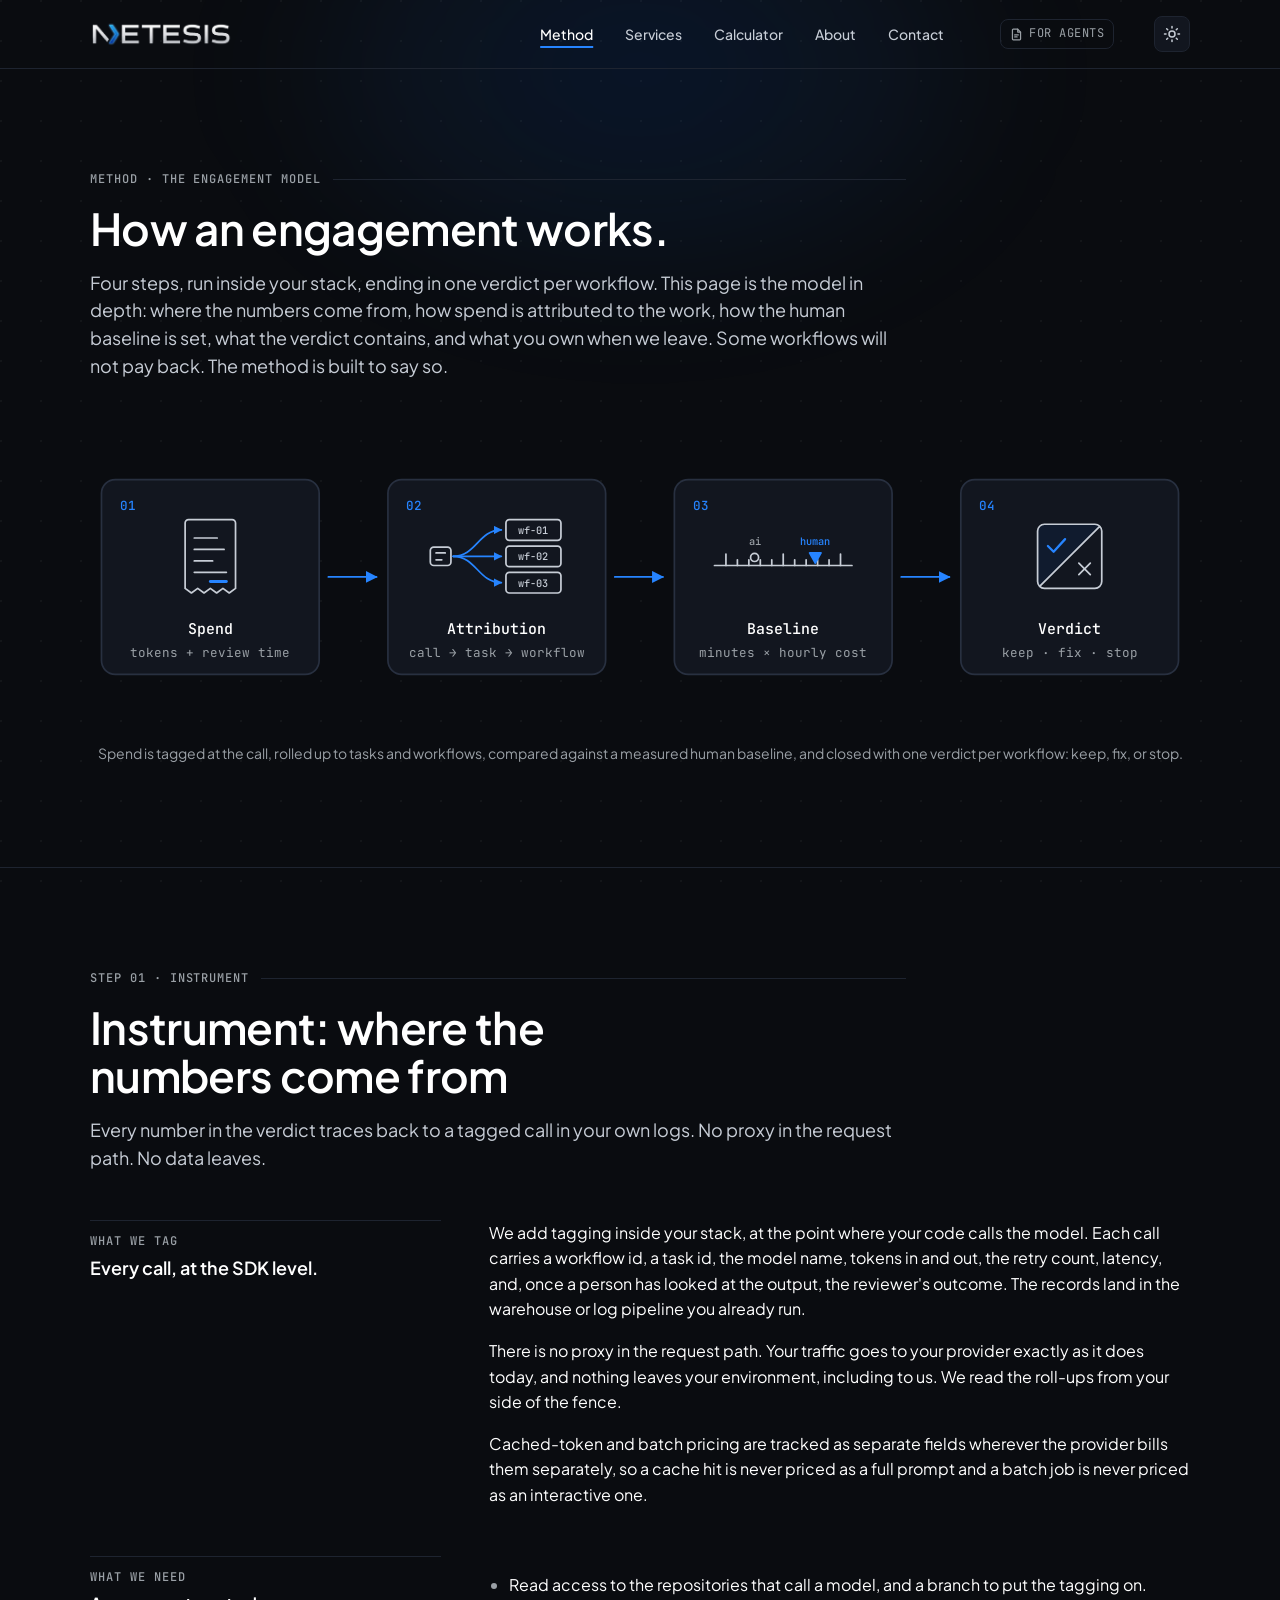
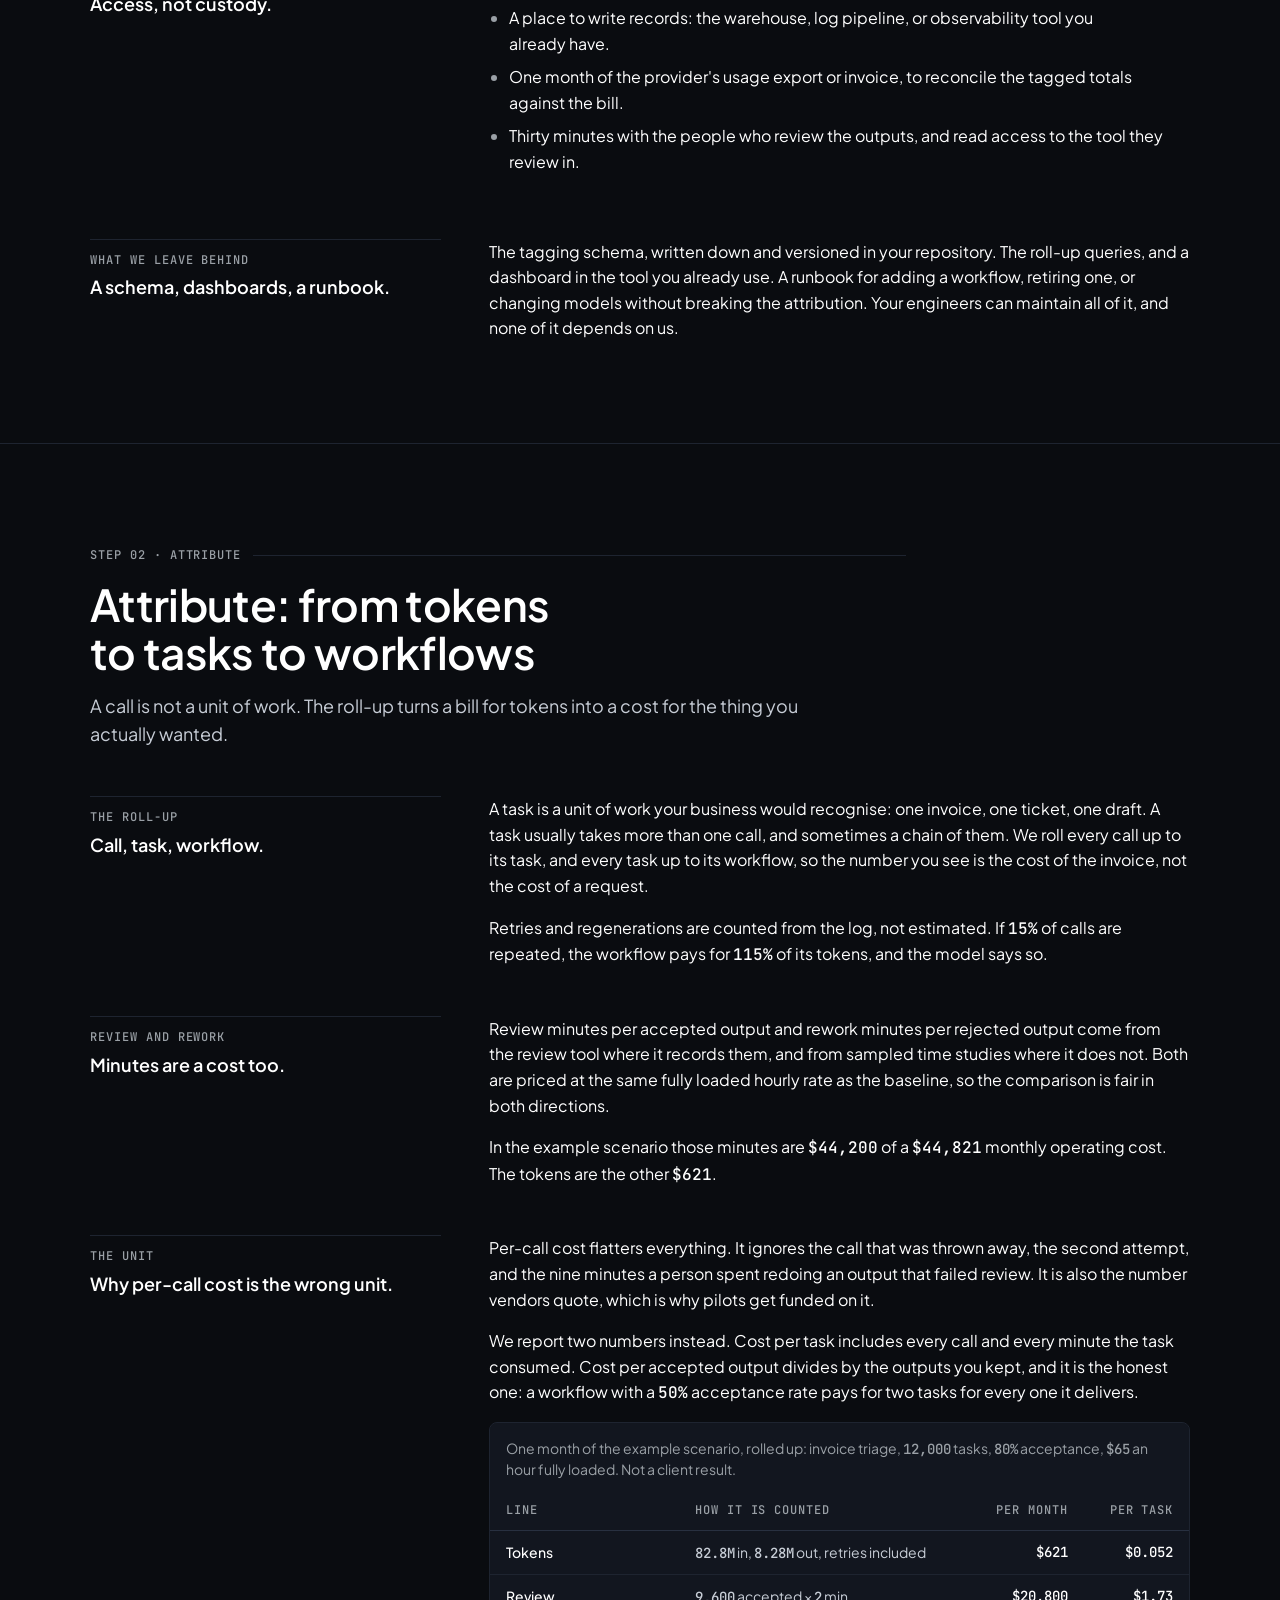
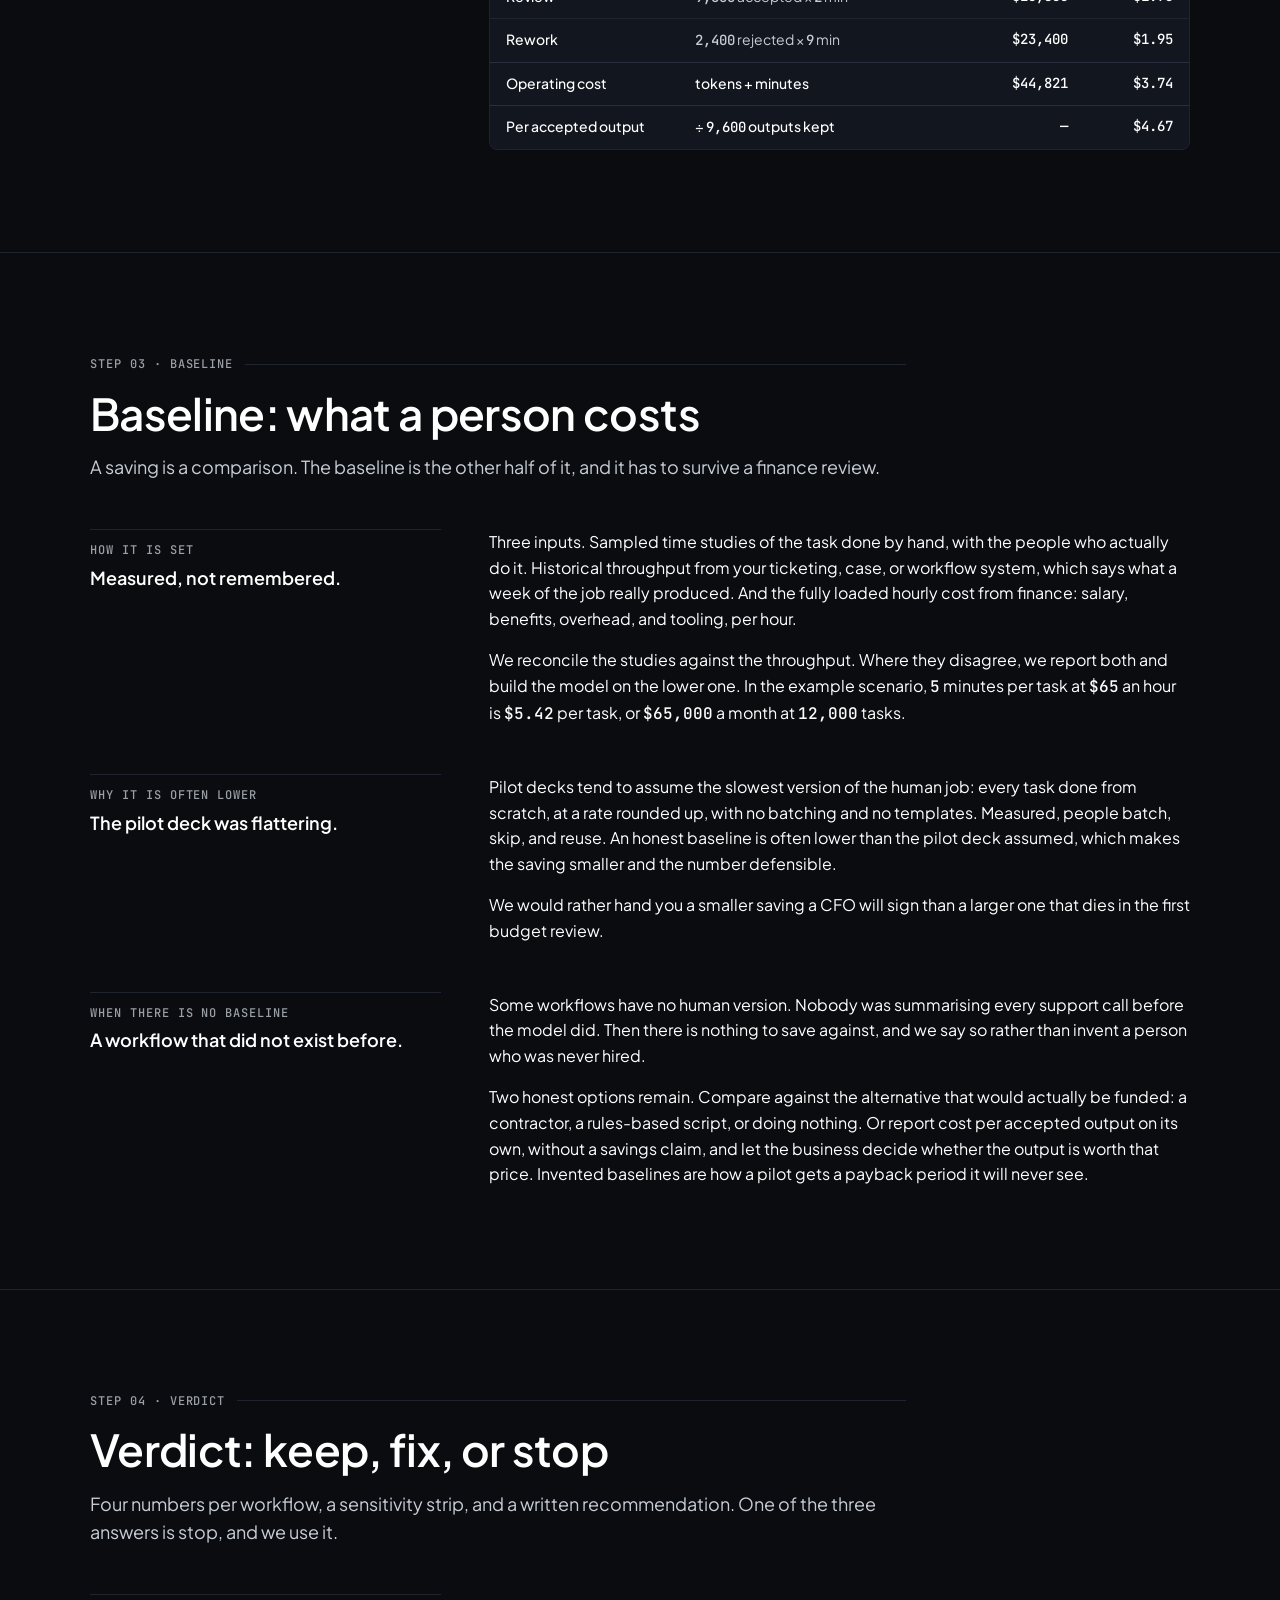
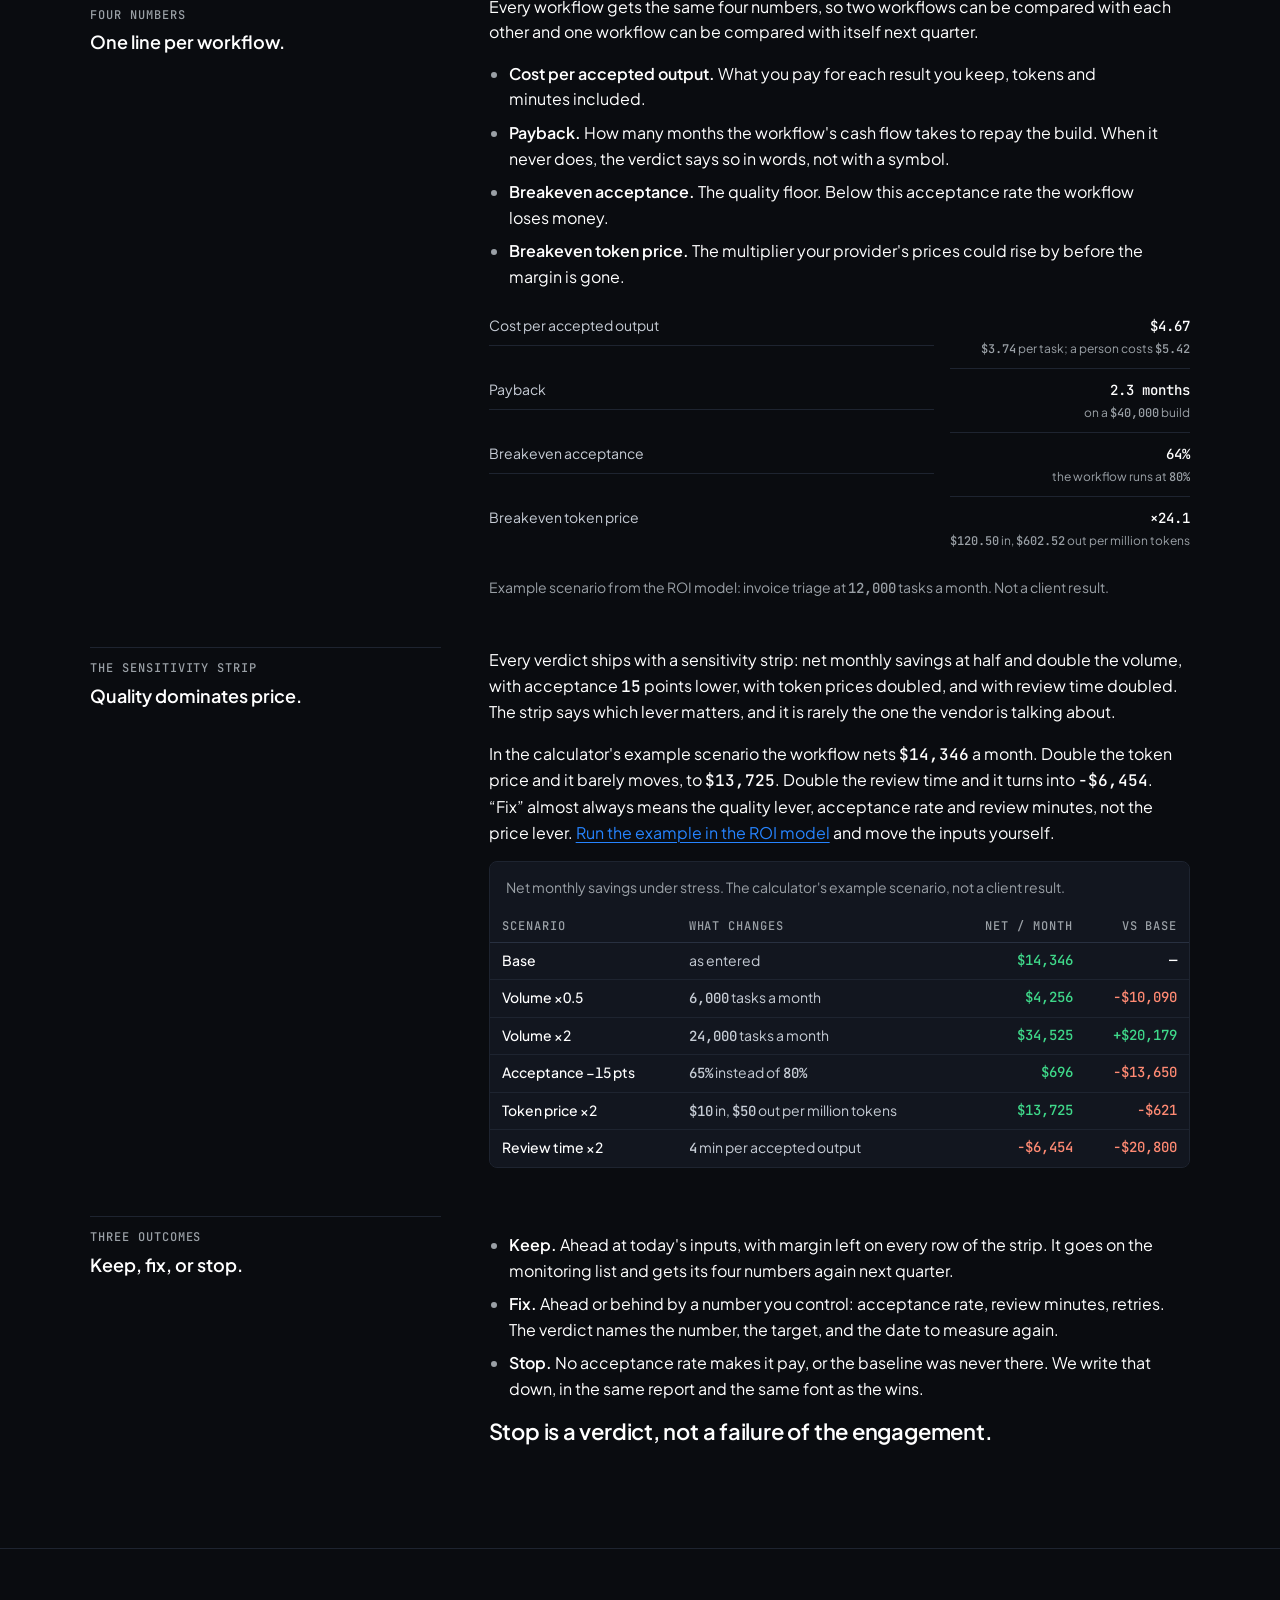
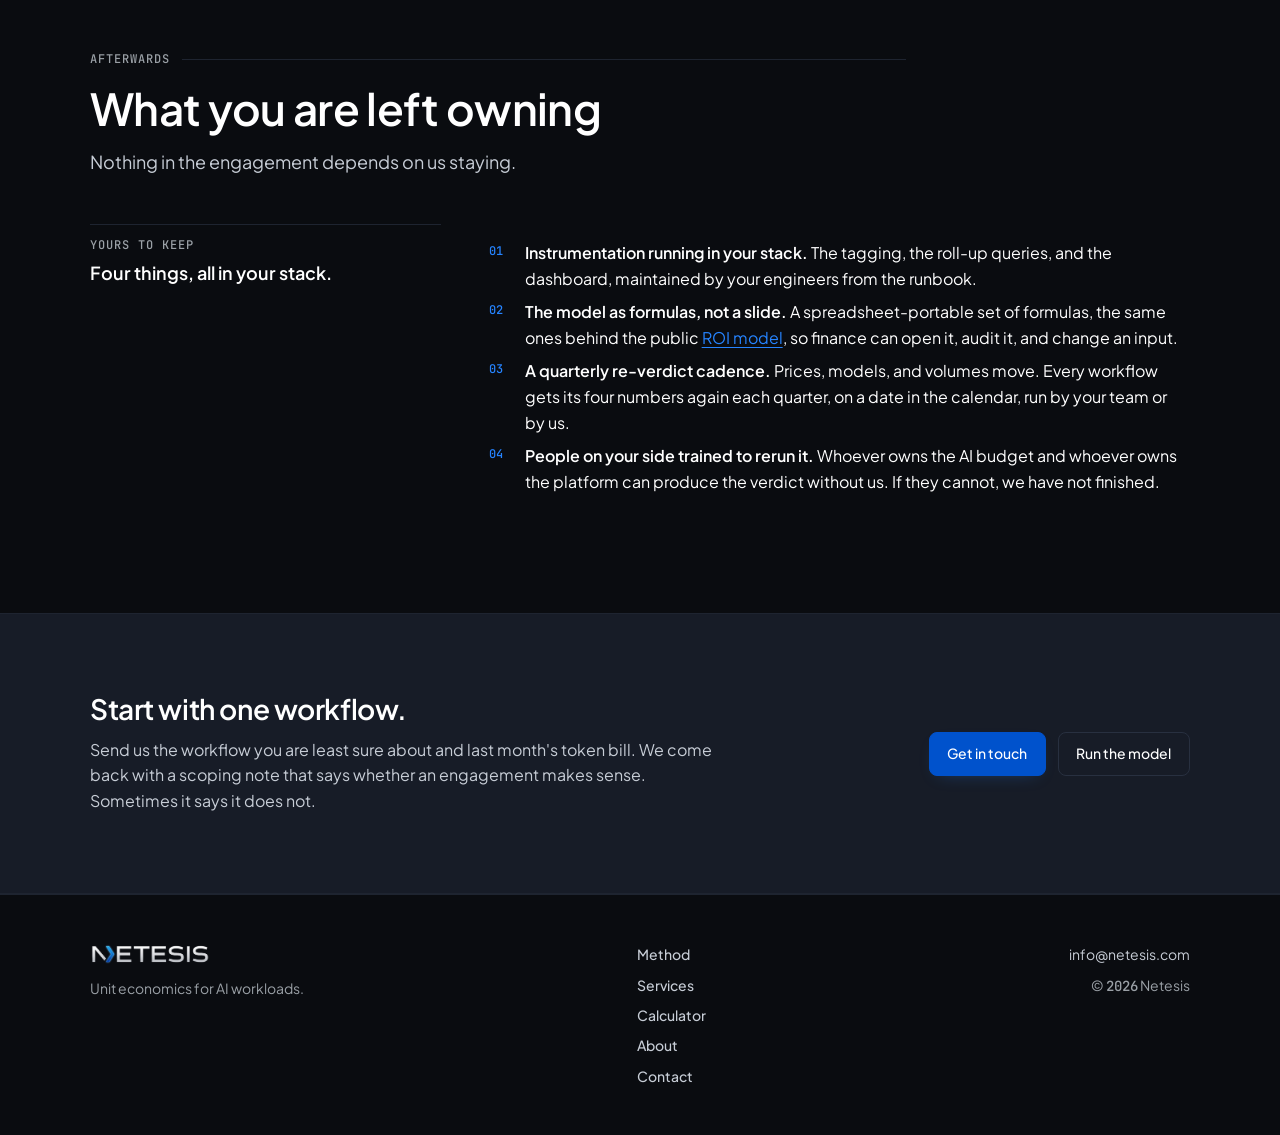
<file: method.html>
<!doctype html>
<html lang="en">
<head>
  <meta charset="utf-8">
  <meta name="viewport" content="width=device-width, initial-scale=1">
  <title>Method — Netesis</title>
  <meta name="description" content="How a Netesis engagement works: instrument AI calls in your stack, attribute token spend to tasks, set a human baseline, and close each workflow with a verdict.">
  <link rel="canonical" href="https://netesis.com/method.html">
  <meta name="theme-color" content="#0A0C10">
  <meta property="og:type" content="website">
  <meta property="og:site_name" content="Netesis">
  <meta property="og:title" content="Method — Netesis">
  <meta property="og:description" content="Instrument, attribute, baseline, verdict. How Netesis turns a token bill into a cost per accepted output, a payback period, and a keep, fix, or stop decision per workflow.">
  <meta property="og:url" content="https://netesis.com/method.html">
  <meta name="twitter:card" content="summary_large_image">
  <meta name="twitter:title" content="Method — Netesis">
  <meta name="twitter:description" content="Instrument, attribute, baseline, verdict. How Netesis turns a token bill into a cost per accepted output, a payback period, and a keep, fix, or stop decision per workflow.">
  <meta property="og:image" content="https://netesis.com/assets/img/og-card.png">
  <meta property="og:image:width" content="1200">
  <meta property="og:image:height" content="630">
  <meta property="og:image:alt" content="Netesis — AI Strategy & Insights">
  <meta name="twitter:image" content="https://netesis.com/assets/img/og-card.png">
  <link rel="icon" href="data:image/svg+xml,%3Csvg xmlns='http://www.w3.org/2000/svg' viewBox='0 0 32 32'%3E%3Crect width='32' height='32' rx='6' fill='%230A0C10'/%3E%3Cpath d='M12 6.5 L23 16 L12 25.5' fill='none' stroke='%232684FF' stroke-width='5' stroke-linejoin='miter'/%3E%3C/svg%3E">
  <script>(function(){try{var t=localStorage.getItem('netesis-theme');if(t==='light'||t==='dark'){document.documentElement.setAttribute('data-theme',t)}}catch(e){}})();</script>
  <link rel="preconnect" href="https://fonts.googleapis.com">
  <link rel="preconnect" href="https://fonts.gstatic.com" crossorigin>
  <link rel="stylesheet" href="https://fonts.googleapis.com/css2?family=Plus+Jakarta+Sans:wght@400;500;600;700;800&family=JetBrains+Mono:wght@400;500&display=swap">
  <link rel="stylesheet" href="./assets/css/styles.css">
  <script type="module" src="./assets/js/site.js"></script>
</head>
<body>
  <a class="skip-link" href="#main">Skip to content</a>
  <header class="site-header">
    <div class="container site-header__inner">
      <a class="wordmark" href="./index.html">
        <span class="wordmark__logo" aria-hidden="true"></span>
        <span class="hidden-visually">Netesis</span>
      </a>
      <nav class="site-nav" aria-label="Primary">
        <ul>
          <li><a href="./method.html" aria-current="page">Method</a></li>
          <li><a href="./services.html">Services</a></li>
          <li><a href="./calculator.html">Calculator</a></li>
          <li><a href="./about.html">About</a></li>
          <li><a href="./contact.html">Contact</a></li>
        </ul>
      </nav>
      <a class="agents-link" href="./llms.txt"><svg viewBox="0 0 16 16" aria-hidden="true" focusable="false" fill="none" stroke="currentColor" stroke-width="1.5" stroke-linecap="round" stroke-linejoin="round"><path d="M9.5 1.5H4a1 1 0 0 0-1 1v11a1 1 0 0 0 1 1h8a1 1 0 0 0 1-1V5z"/><path d="M9.5 1.5V5H13"/><path d="M5.75 8.5h4.5M5.75 11h3"/></svg><span class="agents-link__text">For agents</span></a>
      <button class="theme-toggle" type="button" hidden aria-label="Switch to dark theme" data-theme-toggle>
        <svg class="theme-toggle__icon theme-toggle__icon--sun" width="18" height="18" viewBox="0 0 24 24" aria-hidden="true" focusable="false" fill="none" stroke="currentColor" stroke-width="2" stroke-linecap="round"><circle cx="12" cy="12" r="4"/><path d="M12 2v2M12 20v2M4.9 4.9l1.4 1.4M17.7 17.7l1.4 1.4M2 12h2M20 12h2M4.9 19.1l1.4-1.4M17.7 6.3l1.4-1.4"/></svg>
        <svg class="theme-toggle__icon theme-toggle__icon--moon" width="18" height="18" viewBox="0 0 24 24" aria-hidden="true" focusable="false" fill="none" stroke="currentColor" stroke-width="2" stroke-linecap="round" stroke-linejoin="round"><path d="M21 12.8A9 9 0 1 1 11.2 3a7 7 0 0 0 9.8 9.8z"/></svg>
      </button>
    </div>
  </header>

  <main id="main" tabindex="-1">

    <!-- Intro + diagram -->
    <section class="section" aria-labelledby="page-title">
      <div class="container">
        <div class="section__head">
          <p class="eyebrow">Method · the engagement model</p>
          <h1 id="page-title">How an engagement works.</h1>
          <p class="lede">Four steps, run inside your stack, ending in one verdict per workflow. This page is the model in depth: where the numbers come from, how spend is attributed to the work, how the human baseline is set, what the verdict contains, and what you own when we leave. Some workflows will not pay back. The method is built to say so.</p>
        </div>

        <figure class="diagram" role="img" aria-labelledby="diagram-title" aria-describedby="diagram-desc">
          <!-- Wide: four nodes left to right. Line art in --c-text-2, arrows and highlights in --c-accent. -->
          <svg class="diagram--wide" viewBox="0 0 960 260" xmlns="http://www.w3.org/2000/svg" style="color: var(--c-text-2)" fill="none" stroke="currentColor" stroke-width="1.5" stroke-linecap="round" stroke-linejoin="round">
            <title id="diagram-title">Spend, attribution, baseline, verdict</title>
            <desc id="diagram-desc">Four stages connected by arrows. Spend: tokens, retries, and review minutes are tagged at every call, drawn as a receipt. Attribution: calls are rolled up to tasks and then to workflows, drawn as one source fanning into three workflow buckets. Baseline: the measured cost of a person doing the task, drawn as a ruler with a marker labelled human. Verdict: keep, fix, or stop, drawn as a tile split between a check mark and a cross.</desc>
            <defs>
              <marker id="m-arrow-w" viewBox="0 0 10 10" refX="9" refY="5" markerWidth="7" markerHeight="7" orient="auto" style="color: var(--c-accent)"><path d="M0 0L10 5L0 10z" fill="currentColor" stroke="none"/></marker>
              <marker id="m-fan-w" viewBox="0 0 10 10" refX="9" refY="5" markerWidth="5" markerHeight="5" orient="auto" style="color: var(--c-accent)"><path d="M0 0L10 5L0 10z" fill="currentColor" stroke="none"/></marker>
              <clipPath id="tile-w"><rect x="-28" y="-28" width="56" height="56" rx="6"/></clipPath>
            </defs>

            <!-- node cards -->
            <g style="color: var(--c-border)" fill="var(--c-surface)">
              <rect x="10" y="45" width="190" height="170" rx="12"/>
              <rect x="260" y="45" width="190" height="170" rx="12"/>
              <rect x="510" y="45" width="190" height="170" rx="12"/>
              <rect x="760" y="45" width="190" height="170" rx="12"/>
            </g>

            <!-- arrows between nodes -->
            <g style="color: var(--c-accent)">
              <path d="M208 130H250" marker-end="url(#m-arrow-w)"/>
              <path d="M458 130H500" marker-end="url(#m-arrow-w)"/>
              <path d="M708 130H750" marker-end="url(#m-arrow-w)"/>
            </g>

            <!-- 01 Spend: a receipt with three ruled lines and a total line -->
            <g transform="translate(105 112)">
              <path d="M-22 -29a3 3 0 0 1 3-3h38a3 3 0 0 1 3 3v57l-5.5 4-5.5-4-5.5 4-5.5-4-5.5 4-5.5-4-5.5 4-5.5-4z"/>
              <path d="M-14 -16h20M-14 -6h26M-14 4h16"/>
              <path d="M-14 14h28"/>
              <path d="M0 22h14" style="color: var(--c-accent)" stroke-width="2.5"/>
            </g>

            <!-- 02 Attribution: one source fanning into three workflow buckets -->
            <g transform="translate(355 112)">
              <rect x="-58" y="-8" width="18" height="16" rx="3"/>
              <path d="M-53 -3h8M-53 3h5"/>
              <rect x="8" y="-32" width="48" height="18" rx="3"/>
              <rect x="8" y="-9" width="48" height="18" rx="3"/>
              <rect x="8" y="14" width="48" height="18" rx="3"/>
              <g style="color: var(--c-accent)">
                <path d="M-38 0C-18 0-16-23 4-23" marker-end="url(#m-fan-w)"/>
                <path d="M-38 0H4" marker-end="url(#m-fan-w)"/>
                <path d="M-38 0C-18 0-16 23 4 23" marker-end="url(#m-fan-w)"/>
              </g>
              <g stroke="none" text-anchor="middle">
                <text x="32" y="-19.5" style="font-family: var(--font-mono); font-size: 9px; font-weight: 500; fill: var(--c-text-2)">wf-01</text>
                <text x="32" y="3.5" style="font-family: var(--font-mono); font-size: 9px; font-weight: 500; fill: var(--c-text-2)">wf-02</text>
                <text x="32" y="26.5" style="font-family: var(--font-mono); font-size: 9px; font-weight: 500; fill: var(--c-text-2)">wf-03</text>
              </g>
            </g>

            <!-- 03 Baseline: a ruler with tick marks and a "human" marker -->
            <g transform="translate(605 112)">
              <path d="M-60 8H60"/>
              <path d="M-50 -2v10M0 -2v10M50 -2v10"/>
              <path d="M-40 3v5M-30 3v5M-20 3v5M-10 3v5M10 3v5M20 3v5M30 3v5M40 3v5"/>
              <circle cx="-25" cy="1" r="3.5"/>
              <g style="color: var(--c-accent)">
                <path d="M28 6l-5-9h10z" fill="currentColor"/>
              </g>
              <g stroke="none" text-anchor="middle">
                <text x="-25" y="-10" style="font-family: var(--font-mono); font-size: 9px; font-weight: 500; fill: var(--c-text-3)">ai</text>
                <text x="28" y="-10" style="font-family: var(--font-mono); font-size: 9px; font-weight: 500; fill: var(--c-accent)">human</text>
              </g>
            </g>

            <!-- 04 Verdict: a tile split diagonally, check on one half, cross on the other -->
            <g transform="translate(855 112)">
              <path d="M-28 -28H28L-28 28Z" fill="var(--c-accent-soft)" stroke="none" clip-path="url(#tile-w)"/>
              <rect x="-28" y="-28" width="56" height="56" rx="6"/>
              <path d="M26 -26L-26 26"/>
              <path d="M-19 -9l5 5 10-11" style="color: var(--c-accent)" stroke-width="2"/>
              <path d="M8 6l10 10M18 6L8 16"/>
            </g>

            <!-- step numbers, labels, sublabels -->
            <g stroke="none">
              <text x="26" y="72" style="font-family: var(--font-mono); font-size: 11px; font-weight: 500; fill: var(--c-accent)">01</text>
              <text x="276" y="72" style="font-family: var(--font-mono); font-size: 11px; font-weight: 500; fill: var(--c-accent)">02</text>
              <text x="526" y="72" style="font-family: var(--font-mono); font-size: 11px; font-weight: 500; fill: var(--c-accent)">03</text>
              <text x="776" y="72" style="font-family: var(--font-mono); font-size: 11px; font-weight: 500; fill: var(--c-accent)">04</text>

              <text x="105" y="180" text-anchor="middle" style="font-family: var(--font-mono); font-size: 13px; font-weight: 500; fill: var(--c-text)">Spend</text>
              <text x="355" y="180" text-anchor="middle" style="font-family: var(--font-mono); font-size: 13px; font-weight: 500; fill: var(--c-text)">Attribution</text>
              <text x="605" y="180" text-anchor="middle" style="font-family: var(--font-mono); font-size: 13px; font-weight: 500; fill: var(--c-text)">Baseline</text>
              <text x="855" y="180" text-anchor="middle" style="font-family: var(--font-mono); font-size: 13px; font-weight: 500; fill: var(--c-text)">Verdict</text>

              <text x="105" y="200" text-anchor="middle" style="font-family: var(--font-mono); font-size: 11px; fill: var(--c-text-3)">tokens + review time</text>
              <text x="355" y="200" text-anchor="middle" style="font-family: var(--font-mono); font-size: 11px; fill: var(--c-text-3)">call → task → workflow</text>
              <text x="605" y="200" text-anchor="middle" style="font-family: var(--font-mono); font-size: 11px; fill: var(--c-text-3)">minutes × hourly cost</text>
              <text x="855" y="200" text-anchor="middle" style="font-family: var(--font-mono); font-size: 11px; fill: var(--c-text-3)">keep · fix · stop</text>
            </g>
          </svg>

          <!-- Tall: the same four nodes stacked, arrows pointing down. Hidden from AT: the figure carries the name. -->
          <svg class="diagram--tall" viewBox="0 0 360 760" xmlns="http://www.w3.org/2000/svg" style="color: var(--c-text-2)" fill="none" stroke="currentColor" stroke-width="1.5" stroke-linecap="round" stroke-linejoin="round" aria-hidden="true" focusable="false">
            <defs>
              <marker id="m-arrow-t" viewBox="0 0 10 10" refX="9" refY="5" markerWidth="7" markerHeight="7" orient="auto" style="color: var(--c-accent)"><path d="M0 0L10 5L0 10z" fill="currentColor" stroke="none"/></marker>
              <marker id="m-fan-t" viewBox="0 0 10 10" refX="9" refY="5" markerWidth="5" markerHeight="5" orient="auto" style="color: var(--c-accent)"><path d="M0 0L10 5L0 10z" fill="currentColor" stroke="none"/></marker>
              <clipPath id="tile-t"><rect x="-28" y="-28" width="56" height="56" rx="6"/></clipPath>
            </defs>

            <g style="color: var(--c-border)" fill="var(--c-surface)">
              <rect x="24" y="48" width="312" height="130" rx="12"/>
              <rect x="24" y="226" width="312" height="130" rx="12"/>
              <rect x="24" y="404" width="312" height="130" rx="12"/>
              <rect x="24" y="582" width="312" height="130" rx="12"/>
            </g>

            <g style="color: var(--c-accent)">
              <path d="M180 186V216" marker-end="url(#m-arrow-t)"/>
              <path d="M180 364V394" marker-end="url(#m-arrow-t)"/>
              <path d="M180 542V572" marker-end="url(#m-arrow-t)"/>
            </g>

            <!-- 01 Spend -->
            <g transform="translate(94 113)">
              <path d="M-22 -29a3 3 0 0 1 3-3h38a3 3 0 0 1 3 3v57l-5.5 4-5.5-4-5.5 4-5.5-4-5.5 4-5.5-4-5.5 4-5.5-4z"/>
              <path d="M-14 -16h20M-14 -6h26M-14 4h16"/>
              <path d="M-14 14h28"/>
              <path d="M0 22h14" style="color: var(--c-accent)" stroke-width="2.5"/>
            </g>

            <!-- 02 Attribution -->
            <g transform="translate(94 291)">
              <rect x="-58" y="-8" width="18" height="16" rx="3"/>
              <path d="M-53 -3h8M-53 3h5"/>
              <rect x="8" y="-32" width="48" height="18" rx="3"/>
              <rect x="8" y="-9" width="48" height="18" rx="3"/>
              <rect x="8" y="14" width="48" height="18" rx="3"/>
              <g style="color: var(--c-accent)">
                <path d="M-38 0C-18 0-16-23 4-23" marker-end="url(#m-fan-t)"/>
                <path d="M-38 0H4" marker-end="url(#m-fan-t)"/>
                <path d="M-38 0C-18 0-16 23 4 23" marker-end="url(#m-fan-t)"/>
              </g>
              <g stroke="none" text-anchor="middle">
                <text x="32" y="-19.5" style="font-family: var(--font-mono); font-size: 9px; font-weight: 500; fill: var(--c-text-2)">wf-01</text>
                <text x="32" y="3.5" style="font-family: var(--font-mono); font-size: 9px; font-weight: 500; fill: var(--c-text-2)">wf-02</text>
                <text x="32" y="26.5" style="font-family: var(--font-mono); font-size: 9px; font-weight: 500; fill: var(--c-text-2)">wf-03</text>
              </g>
            </g>

            <!-- 03 Baseline -->
            <g transform="translate(94 469)">
              <path d="M-60 8H60"/>
              <path d="M-50 -2v10M0 -2v10M50 -2v10"/>
              <path d="M-40 3v5M-30 3v5M-20 3v5M-10 3v5M10 3v5M20 3v5M30 3v5M40 3v5"/>
              <circle cx="-25" cy="1" r="3.5"/>
              <g style="color: var(--c-accent)">
                <path d="M28 6l-5-9h10z" fill="currentColor"/>
              </g>
              <g stroke="none" text-anchor="middle">
                <text x="-25" y="-10" style="font-family: var(--font-mono); font-size: 9px; font-weight: 500; fill: var(--c-text-3)">ai</text>
                <text x="28" y="-10" style="font-family: var(--font-mono); font-size: 9px; font-weight: 500; fill: var(--c-accent)">human</text>
              </g>
            </g>

            <!-- 04 Verdict -->
            <g transform="translate(94 647)">
              <path d="M-28 -28H28L-28 28Z" fill="var(--c-accent-soft)" stroke="none" clip-path="url(#tile-t)"/>
              <rect x="-28" y="-28" width="56" height="56" rx="6"/>
              <path d="M26 -26L-26 26"/>
              <path d="M-19 -9l5 5 10-11" style="color: var(--c-accent)" stroke-width="2"/>
              <path d="M8 6l10 10M18 6L8 16"/>
            </g>

            <g stroke="none">
              <text x="40" y="74" style="font-family: var(--font-mono); font-size: 11px; font-weight: 500; fill: var(--c-accent)">01</text>
              <text x="40" y="252" style="font-family: var(--font-mono); font-size: 11px; font-weight: 500; fill: var(--c-accent)">02</text>
              <text x="40" y="430" style="font-family: var(--font-mono); font-size: 11px; font-weight: 500; fill: var(--c-accent)">03</text>
              <text x="40" y="608" style="font-family: var(--font-mono); font-size: 11px; font-weight: 500; fill: var(--c-accent)">04</text>

              <text x="160" y="106" style="font-family: var(--font-mono); font-size: 13px; font-weight: 500; fill: var(--c-text)">Spend</text>
              <text x="160" y="284" style="font-family: var(--font-mono); font-size: 13px; font-weight: 500; fill: var(--c-text)">Attribution</text>
              <text x="160" y="462" style="font-family: var(--font-mono); font-size: 13px; font-weight: 500; fill: var(--c-text)">Baseline</text>
              <text x="160" y="640" style="font-family: var(--font-mono); font-size: 13px; font-weight: 500; fill: var(--c-text)">Verdict</text>

              <text x="160" y="128" style="font-family: var(--font-mono); font-size: 11px; fill: var(--c-text-3)">tokens + review time</text>
              <text x="160" y="306" style="font-family: var(--font-mono); font-size: 11px; fill: var(--c-text-3)">call → task → workflow</text>
              <text x="160" y="484" style="font-family: var(--font-mono); font-size: 11px; fill: var(--c-text-3)">minutes × hourly cost</text>
              <text x="160" y="662" style="font-family: var(--font-mono); font-size: 11px; fill: var(--c-text-3)">keep · fix · stop</text>
            </g>
          </svg>
          <figcaption>Spend is tagged at the call, rolled up to tasks and workflows, compared against a measured human baseline, and closed with one verdict per workflow: keep, fix, or stop.</figcaption>
        </figure>
      </div>
    </section>

    <!-- 01 Instrument -->
    <section class="section section--hairline reveal" aria-labelledby="instrument-title">
      <div class="container">
        <div class="section__head">
          <p class="eyebrow">Step 01 · Instrument</p>
          <h2 id="instrument-title">Instrument: where the numbers come from</h2>
          <p class="lede">Every number in the verdict traces back to a tagged call in your own logs. No proxy in the request path. No data leaves.</p>
        </div>

        <div class="split">
          <div class="split__label">
            <p class="eyebrow">What we tag</p>
            <h3>Every call, at the SDK level.</h3>
          </div>
          <div class="split__body prose">
            <p>We add tagging inside your stack, at the point where your code calls the model. Each call carries a workflow id, a task id, the model name, tokens in and out, the retry count, latency, and, once a person has looked at the output, the reviewer's outcome. The records land in the warehouse or log pipeline you already run.</p>
            <p>There is no proxy in the request path. Your traffic goes to your provider exactly as it does today, and nothing leaves your environment, including to us. We read the roll-ups from your side of the fence.</p>
            <p>Cached-token and batch pricing are tracked as separate fields wherever the provider bills them separately, so a cache hit is never priced as a full prompt and a batch job is never priced as an interactive one.</p>
          </div>
        </div>

        <div class="split">
          <div class="split__label">
            <p class="eyebrow">What we need</p>
            <h3>Access, not custody.</h3>
          </div>
          <div class="split__body prose">
            <ul>
              <li>Read access to the repositories that call a model, and a branch to put the tagging on.</li>
              <li>A place to write records: the warehouse, log pipeline, or observability tool you already have.</li>
              <li>One month of the provider's usage export or invoice, to reconcile the tagged totals against the bill.</li>
              <li>Thirty minutes with the people who review the outputs, and read access to the tool they review in.</li>
            </ul>
          </div>
        </div>

        <div class="split">
          <div class="split__label">
            <p class="eyebrow">What we leave behind</p>
            <h3>A schema, dashboards, a runbook.</h3>
          </div>
          <div class="split__body prose">
            <p>The tagging schema, written down and versioned in your repository. The roll-up queries, and a dashboard in the tool you already use. A runbook for adding a workflow, retiring one, or changing models without breaking the attribution. Your engineers can maintain all of it, and none of it depends on us.</p>
          </div>
        </div>
      </div>
    </section>

    <!-- 02 Attribute -->
    <section class="section section--hairline reveal" aria-labelledby="attribute-title">
      <div class="container">
        <div class="section__head">
          <p class="eyebrow">Step 02 · Attribute</p>
          <h2 id="attribute-title">Attribute: from tokens to tasks to workflows</h2>
          <p class="lede">A call is not a unit of work. The roll-up turns a bill for tokens into a cost for the thing you actually wanted.</p>
        </div>

        <div class="split">
          <div class="split__label">
            <p class="eyebrow">The roll-up</p>
            <h3>Call, task, workflow.</h3>
          </div>
          <div class="split__body prose">
            <p>A task is a unit of work your business would recognise: one invoice, one ticket, one draft. A task usually takes more than one call, and sometimes a chain of them. We roll every call up to its task, and every task up to its workflow, so the number you see is the cost of the invoice, not the cost of a request.</p>
            <p>Retries and regenerations are counted from the log, not estimated. If <span class="num">15%</span> of calls are repeated, the workflow pays for <span class="num">115%</span> of its tokens, and the model says so.</p>
          </div>
        </div>

        <div class="split">
          <div class="split__label">
            <p class="eyebrow">Review and rework</p>
            <h3>Minutes are a cost too.</h3>
          </div>
          <div class="split__body prose">
            <p>Review minutes per accepted output and rework minutes per rejected output come from the review tool where it records them, and from sampled time studies where it does not. Both are priced at the same fully loaded hourly rate as the baseline, so the comparison is fair in both directions.</p>
            <p>In the example scenario those minutes are <span class="num">$44,200</span> of a <span class="num">$44,821</span> monthly operating cost. The tokens are the other <span class="num">$621</span>.</p>
          </div>
        </div>

        <div class="split">
          <div class="split__label">
            <p class="eyebrow">The unit</p>
            <h3>Why per-call cost is the wrong unit.</h3>
          </div>
          <div class="split__body prose">
            <p>Per-call cost flatters everything. It ignores the call that was thrown away, the second attempt, and the nine minutes a person spent redoing an output that failed review. It is also the number vendors quote, which is why pilots get funded on it.</p>
            <p>We report two numbers instead. Cost per task includes every call and every minute the task consumed. Cost per accepted output divides by the outputs you kept, and it is the honest one: a workflow with a <span class="num">50%</span> acceptance rate pays for two tasks for every one it delivers.</p>
            <div class="table-wrap" tabindex="0" role="region" aria-labelledby="rollup-caption">
              <table class="table">
                <caption id="rollup-caption">One month of the example scenario, rolled up: invoice triage, <span class="num">12,000</span> tasks, <span class="num">80%</span> acceptance, <span class="num">$65</span> an hour fully loaded. Not a client result.</caption>
                <thead>
                  <tr>
                    <th scope="col">Line</th>
                    <th scope="col">How it is counted</th>
                    <th scope="col" class="num">Per month</th>
                    <th scope="col" class="num">Per task</th>
                  </tr>
                </thead>
                <tbody>
                  <tr>
                    <th scope="row">Tokens</th>
                    <td><span class="num">82.8M</span> in, <span class="num">8.28M</span> out, retries included</td>
                    <td class="num">$621</td>
                    <td class="num">$0.052</td>
                  </tr>
                  <tr>
                    <th scope="row">Review</th>
                    <td><span class="num">9,600</span> accepted × <span class="num">2</span> min</td>
                    <td class="num">$20,800</td>
                    <td class="num">$1.73</td>
                  </tr>
                  <tr>
                    <th scope="row">Rework</th>
                    <td><span class="num">2,400</span> rejected × <span class="num">9</span> min</td>
                    <td class="num">$23,400</td>
                    <td class="num">$1.95</td>
                  </tr>
                </tbody>
                <tfoot>
                  <tr>
                    <th scope="row">Operating cost</th>
                    <td>tokens + minutes</td>
                    <td class="num">$44,821</td>
                    <td class="num">$3.74</td>
                  </tr>
                  <tr>
                    <th scope="row">Per accepted output</th>
                    <td>÷ <span class="num">9,600</span> outputs kept</td>
                    <td class="num muted">—</td>
                    <td class="num">$4.67</td>
                  </tr>
                </tfoot>
              </table>
            </div>
          </div>
        </div>
      </div>
    </section>

    <!-- 03 Baseline -->
    <section class="section section--hairline reveal" aria-labelledby="baseline-title">
      <div class="container">
        <div class="section__head">
          <p class="eyebrow">Step 03 · Baseline</p>
          <h2 id="baseline-title">Baseline: what a person costs</h2>
          <p class="lede">A saving is a comparison. The baseline is the other half of it, and it has to survive a finance review.</p>
        </div>

        <div class="split">
          <div class="split__label">
            <p class="eyebrow">How it is set</p>
            <h3>Measured, not remembered.</h3>
          </div>
          <div class="split__body prose">
            <p>Three inputs. Sampled time studies of the task done by hand, with the people who actually do it. Historical throughput from your ticketing, case, or workflow system, which says what a week of the job really produced. And the fully loaded hourly cost from finance: salary, benefits, overhead, and tooling, per hour.</p>
            <p>We reconcile the studies against the throughput. Where they disagree, we report both and build the model on the lower one. In the example scenario, <span class="num">5</span> minutes per task at <span class="num">$65</span> an hour is <span class="num">$5.42</span> per task, or <span class="num">$65,000</span> a month at <span class="num">12,000</span> tasks.</p>
          </div>
        </div>

        <div class="split">
          <div class="split__label">
            <p class="eyebrow">Why it is often lower</p>
            <h3>The pilot deck was flattering.</h3>
          </div>
          <div class="split__body prose">
            <p>Pilot decks tend to assume the slowest version of the human job: every task done from scratch, at a rate rounded up, with no batching and no templates. Measured, people batch, skip, and reuse. An honest baseline is often lower than the pilot deck assumed, which makes the saving smaller and the number defensible.</p>
            <p>We would rather hand you a smaller saving a CFO will sign than a larger one that dies in the first budget review.</p>
          </div>
        </div>

        <div class="split">
          <div class="split__label">
            <p class="eyebrow">When there is no baseline</p>
            <h3>A workflow that did not exist before.</h3>
          </div>
          <div class="split__body prose">
            <p>Some workflows have no human version. Nobody was summarising every support call before the model did. Then there is nothing to save against, and we say so rather than invent a person who was never hired.</p>
            <p>Two honest options remain. Compare against the alternative that would actually be funded: a contractor, a rules-based script, or doing nothing. Or report cost per accepted output on its own, without a savings claim, and let the business decide whether the output is worth that price. Invented baselines are how a pilot gets a payback period it will never see.</p>
          </div>
        </div>
      </div>
    </section>

    <!-- 04 Verdict -->
    <section class="section section--hairline reveal" aria-labelledby="verdict-title">
      <div class="container">
        <div class="section__head">
          <p class="eyebrow">Step 04 · Verdict</p>
          <h2 id="verdict-title">Verdict: keep, fix, or stop</h2>
          <p class="lede">Four numbers per workflow, a sensitivity strip, and a written recommendation. One of the three answers is stop, and we use it.</p>
        </div>

        <div class="split">
          <div class="split__label">
            <p class="eyebrow">Four numbers</p>
            <h3>One line per workflow.</h3>
          </div>
          <div class="split__body prose">
            <p>Every workflow gets the same four numbers, so two workflows can be compared with each other and one workflow can be compared with itself next quarter.</p>
            <ul>
              <li><strong>Cost per accepted output.</strong> What you pay for each result you keep, tokens and minutes included.</li>
              <li><strong>Payback.</strong> How many months the workflow's cash flow takes to repay the build. When it never does, the verdict says so in words, not with a symbol.</li>
              <li><strong>Breakeven acceptance.</strong> The quality floor. Below this acceptance rate the workflow loses money.</li>
              <li><strong>Breakeven token price.</strong> The multiplier your provider's prices could rise by before the margin is gone.</li>
            </ul>
            <dl class="dl">
              <dt>Cost per accepted output</dt>
              <dd>$4.67 <small><span class="num">$3.74</span> per task; a person costs <span class="num">$5.42</span></small></dd>
              <dt>Payback</dt>
              <dd>2.3 months <small>on a <span class="num">$40,000</span> build</small></dd>
              <dt>Breakeven acceptance</dt>
              <dd>64% <small>the workflow runs at <span class="num">80%</span></small></dd>
              <dt>Breakeven token price</dt>
              <dd>×24.1 <small><span class="num">$120.50</span> in, <span class="num">$602.52</span> out per million tokens</small></dd>
            </dl>
            <p class="small muted">Example scenario from the ROI model: invoice triage at <span class="num">12,000</span> tasks a month. Not a client result.</p>
          </div>
        </div>

        <div class="split">
          <div class="split__label">
            <p class="eyebrow">The sensitivity strip</p>
            <h3>Quality dominates price.</h3>
          </div>
          <div class="split__body prose">
            <p>Every verdict ships with a sensitivity strip: net monthly savings at half and double the volume, with acceptance <span class="num">15</span> points lower, with token prices doubled, and with review time doubled. The strip says which lever matters, and it is rarely the one the vendor is talking about.</p>
            <p>In the calculator's example scenario the workflow nets <span class="num">$14,346</span> a month. Double the token price and it barely moves, to <span class="num">$13,725</span>. Double the review time and it turns into <span class="num">−$6,454</span>. “Fix” almost always means the quality lever, acceptance rate and review minutes, not the price lever. <a href="./calculator.html">Run the example in the ROI model</a> and move the inputs yourself.</p>
            <div class="table-wrap" tabindex="0" role="region" aria-labelledby="sensitivity-caption">
              <table class="table table--compact">
                <caption id="sensitivity-caption">Net monthly savings under stress. The calculator's example scenario, not a client result.</caption>
                <thead>
                  <tr>
                    <th scope="col">Scenario</th>
                    <th scope="col">What changes</th>
                    <th scope="col" class="num">Net / month</th>
                    <th scope="col" class="num">vs base</th>
                  </tr>
                </thead>
                <tbody>
                  <tr>
                    <th scope="row">Base</th>
                    <td>as entered</td>
                    <td class="num is-pos">$14,346</td>
                    <td class="num muted">—</td>
                  </tr>
                  <tr>
                    <th scope="row">Volume ×0.5</th>
                    <td><span class="num">6,000</span> tasks a month</td>
                    <td class="num is-pos">$4,256</td>
                    <td class="num is-neg">−$10,090</td>
                  </tr>
                  <tr>
                    <th scope="row">Volume ×2</th>
                    <td><span class="num">24,000</span> tasks a month</td>
                    <td class="num is-pos">$34,525</td>
                    <td class="num is-pos">+$20,179</td>
                  </tr>
                  <tr>
                    <th scope="row">Acceptance −15 pts</th>
                    <td><span class="num">65%</span> instead of <span class="num">80%</span></td>
                    <td class="num is-pos">$696</td>
                    <td class="num is-neg">−$13,650</td>
                  </tr>
                  <tr>
                    <th scope="row">Token price ×2</th>
                    <td><span class="num">$10</span> in, <span class="num">$50</span> out per million tokens</td>
                    <td class="num is-pos">$13,725</td>
                    <td class="num is-neg">−$621</td>
                  </tr>
                  <tr>
                    <th scope="row">Review time ×2</th>
                    <td><span class="num">4</span> min per accepted output</td>
                    <td class="num is-neg">−$6,454</td>
                    <td class="num is-neg">−$20,800</td>
                  </tr>
                </tbody>
              </table>
            </div>
          </div>
        </div>

        <div class="split">
          <div class="split__label">
            <p class="eyebrow">Three outcomes</p>
            <h3>Keep, fix, or stop.</h3>
          </div>
          <div class="split__body prose">
            <ul>
              <li><strong>Keep.</strong> Ahead at today's inputs, with margin left on every row of the strip. It goes on the monitoring list and gets its four numbers again next quarter.</li>
              <li><strong>Fix.</strong> Ahead or behind by a number you control: acceptance rate, review minutes, retries. The verdict names the number, the target, and the date to measure again.</li>
              <li><strong>Stop.</strong> No acceptance rate makes it pay, or the baseline was never there. We write that down, in the same report and the same font as the wins.</li>
            </ul>
            <p class="statement">Stop is a verdict, not a failure of the engagement.</p>
          </div>
        </div>
      </div>
    </section>

    <!-- 05 What you are left owning -->
    <section class="section section--hairline reveal" aria-labelledby="owning-title">
      <div class="container">
        <div class="section__head">
          <p class="eyebrow">Afterwards</p>
          <h2 id="owning-title">What you are left owning</h2>
          <p class="lede">Nothing in the engagement depends on us staying.</p>
        </div>

        <div class="split">
          <div class="split__label">
            <p class="eyebrow">Yours to keep</p>
            <h3>Four things, all in your stack.</h3>
          </div>
          <div class="split__body prose">
            <ol>
              <li><strong>Instrumentation running in your stack.</strong> The tagging, the roll-up queries, and the dashboard, maintained by your engineers from the runbook.</li>
              <li><strong>The model as formulas, not a slide.</strong> A spreadsheet-portable set of formulas, the same ones behind the public <a href="./calculator.html">ROI model</a>, so finance can open it, audit it, and change an input.</li>
              <li><strong>A quarterly re-verdict cadence.</strong> Prices, models, and volumes move. Every workflow gets its four numbers again each quarter, on a date in the calendar, run by your team or by us.</li>
              <li><strong>People on your side trained to rerun it.</strong> Whoever owns the AI budget and whoever owns the platform can produce the verdict without us. If they cannot, we have not finished.</li>
            </ol>
          </div>
        </div>
      </div>
    </section>

    <!-- CTA band -->
    <section class="cta-band" aria-labelledby="cta-title">
      <div class="container cta-band__inner">
        <div>
          <h2 id="cta-title">Start with one workflow.</h2>
          <p>Send us the workflow you are least sure about and last month's token bill. We come back with a scoping note that says whether an engagement makes sense. Sometimes it says it does not.</p>
        </div>
        <div class="cta-band__actions">
          <a class="btn btn--primary" href="./contact.html">Get in touch</a>
          <a class="btn btn--secondary" href="./calculator.html">Run the model</a>
        </div>
      </div>
    </section>

  </main>

  <footer class="site-footer">
    <div class="container site-footer__inner">
      <div class="site-footer__brand">
        <a class="wordmark wordmark--small" href="./index.html">
          <span class="wordmark__logo" aria-hidden="true"></span>
        <span class="hidden-visually">Netesis</span>
        </a>
        <p class="site-footer__tagline">Unit economics for AI workloads.</p>
      </div>
      <nav class="site-footer__nav" aria-label="Footer">
        <ul>
          <li><a href="./method.html">Method</a></li>
          <li><a href="./services.html">Services</a></li>
          <li><a href="./calculator.html">Calculator</a></li>
          <li><a href="./about.html">About</a></li>
          <li><a href="./contact.html">Contact</a></li>
        </ul>
      </nav>
      <div class="site-footer__meta">
        <a href="mailto:info@netesis.com">info@netesis.com</a>
        <span class="site-footer__sep" aria-hidden="true">·</span>
        <span>© <span class="num">2026</span> Netesis</span>
        <!-- TODO(content): add registered company name / jurisdiction line if required -->
      </div>
    </div>
  </footer>
</body>
</html>
</file>
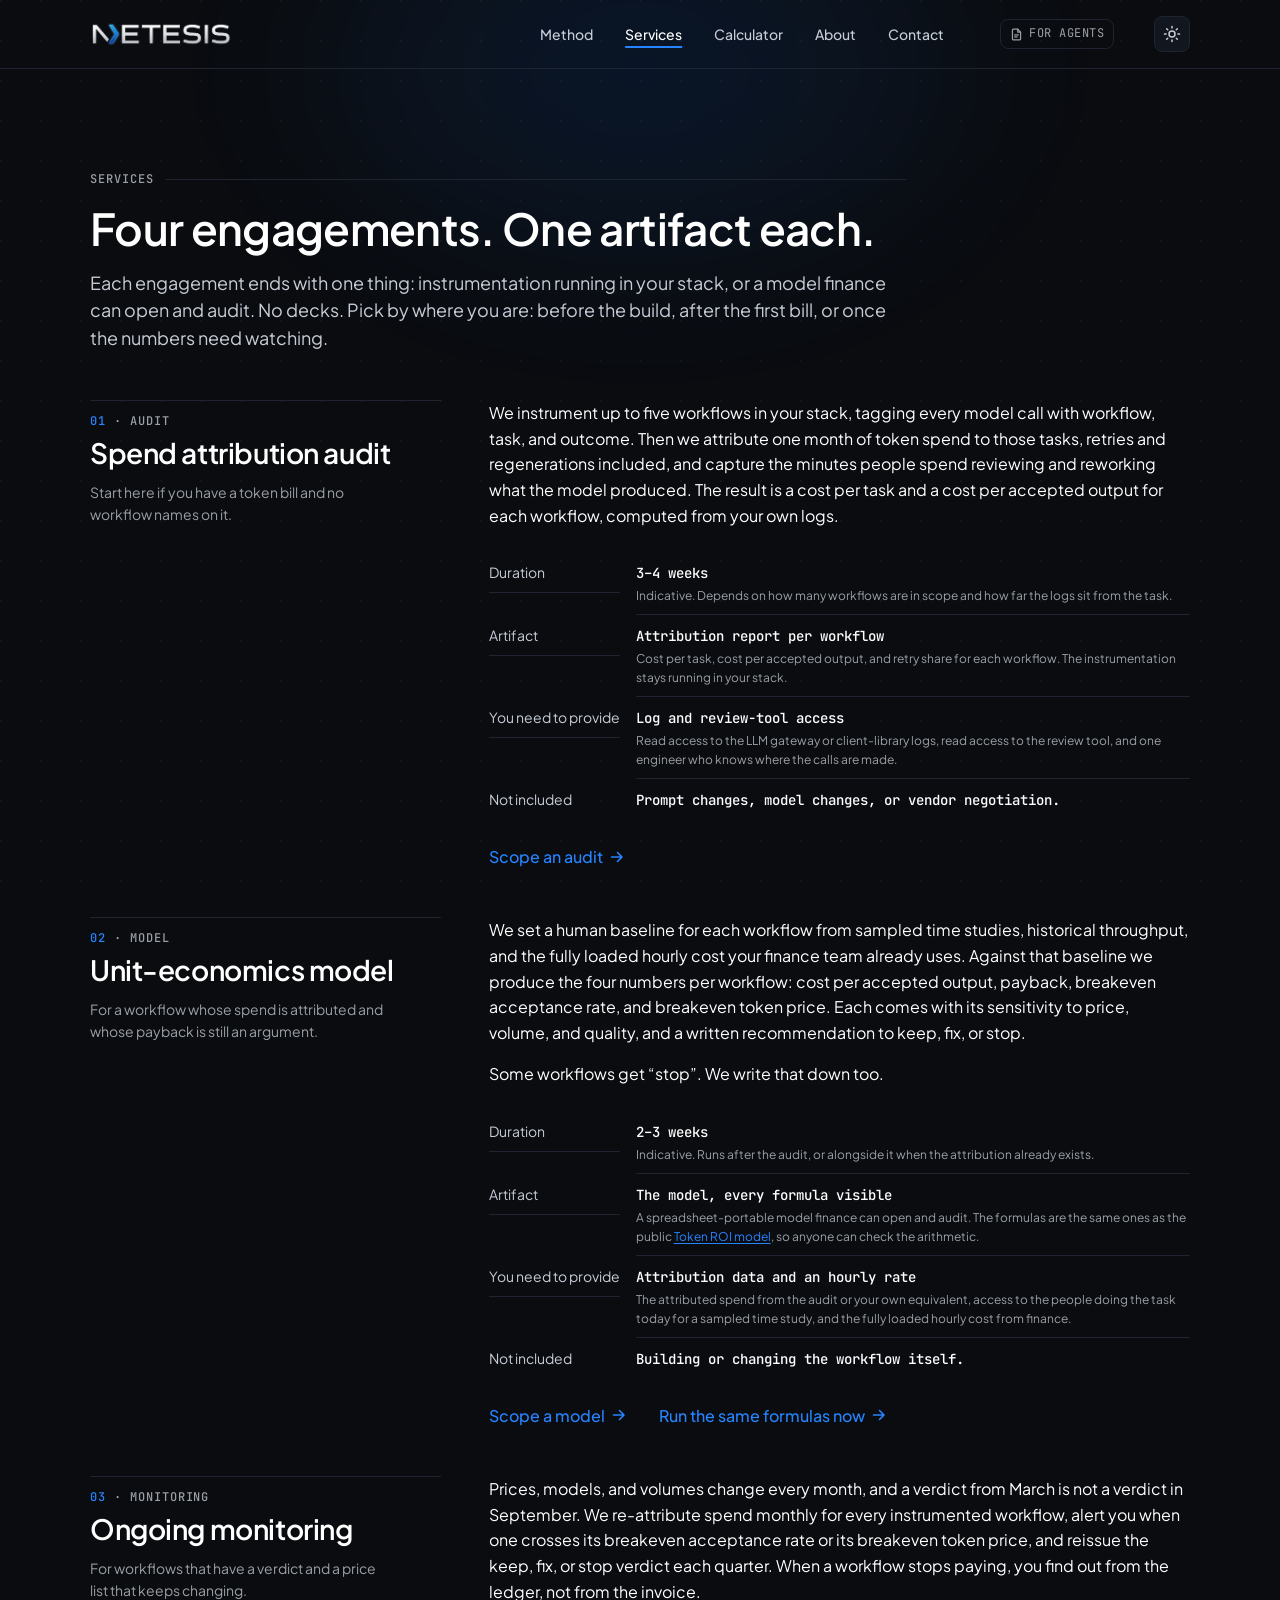
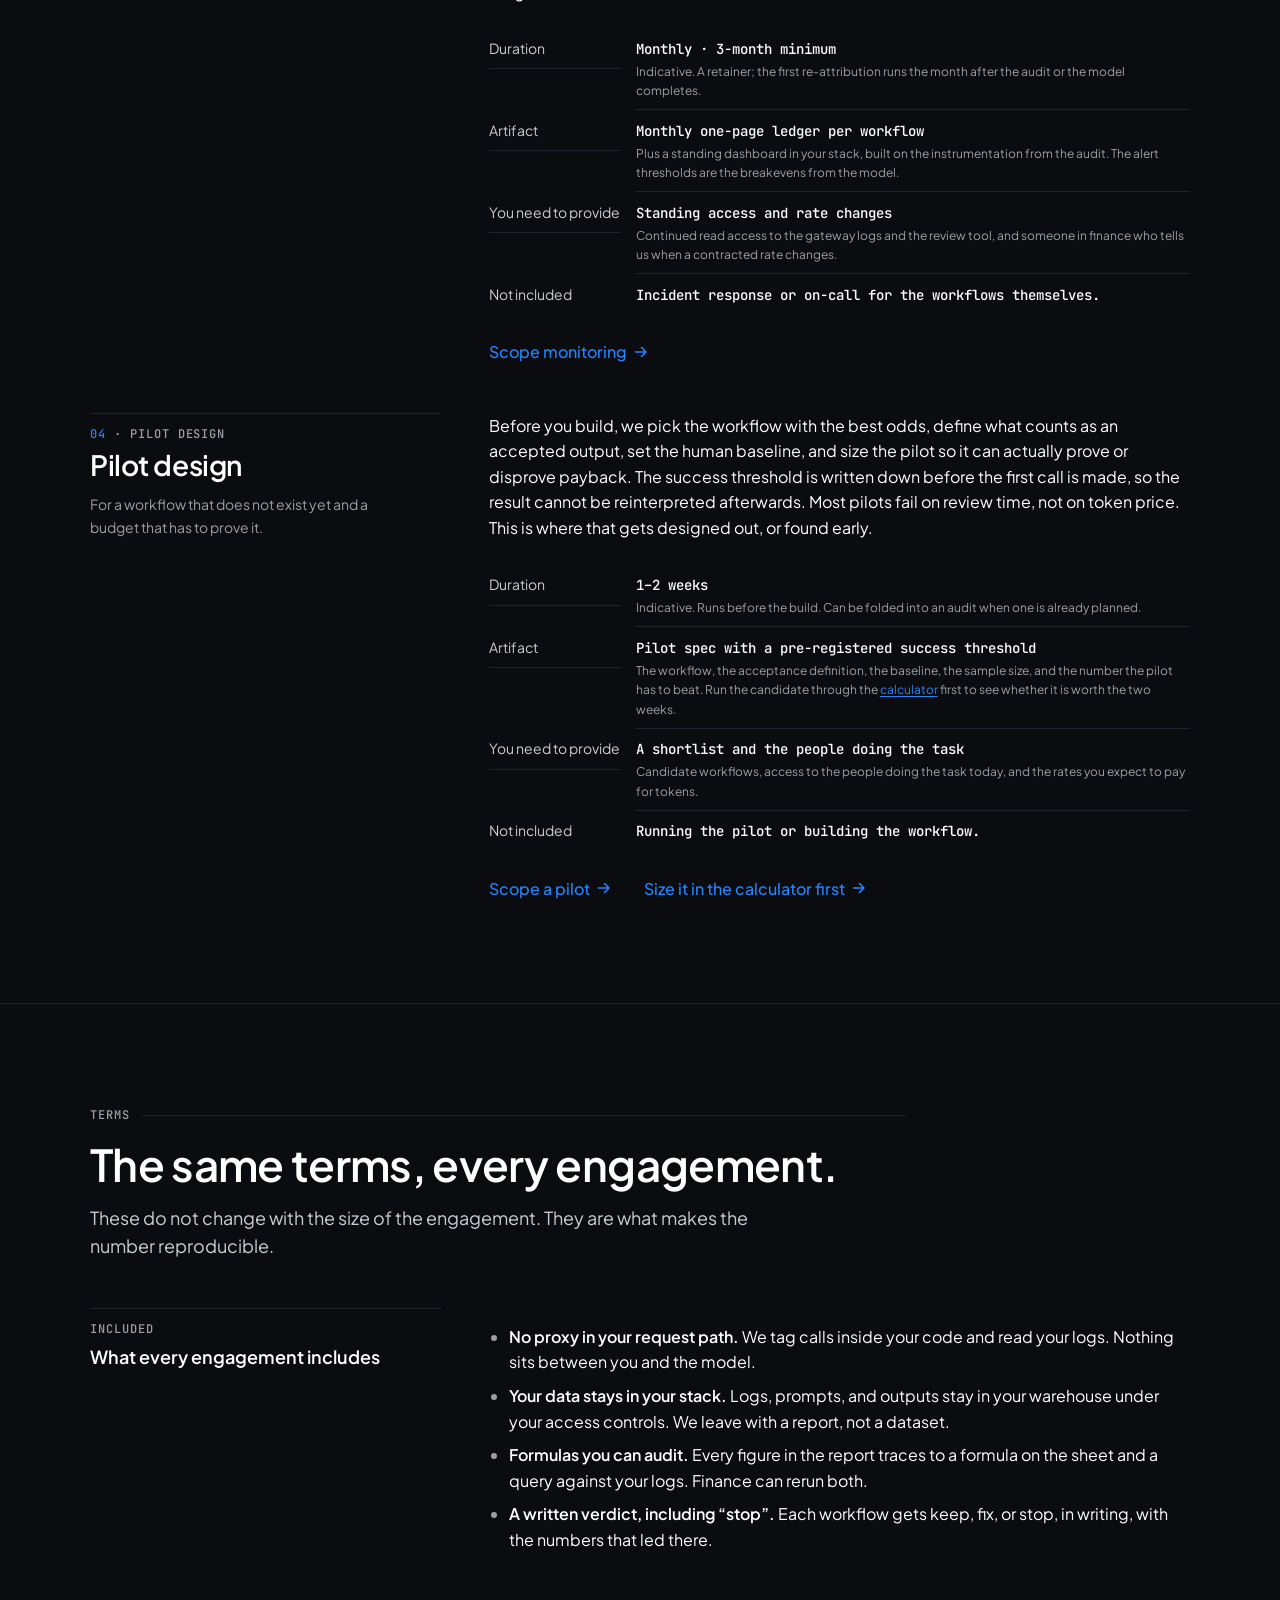
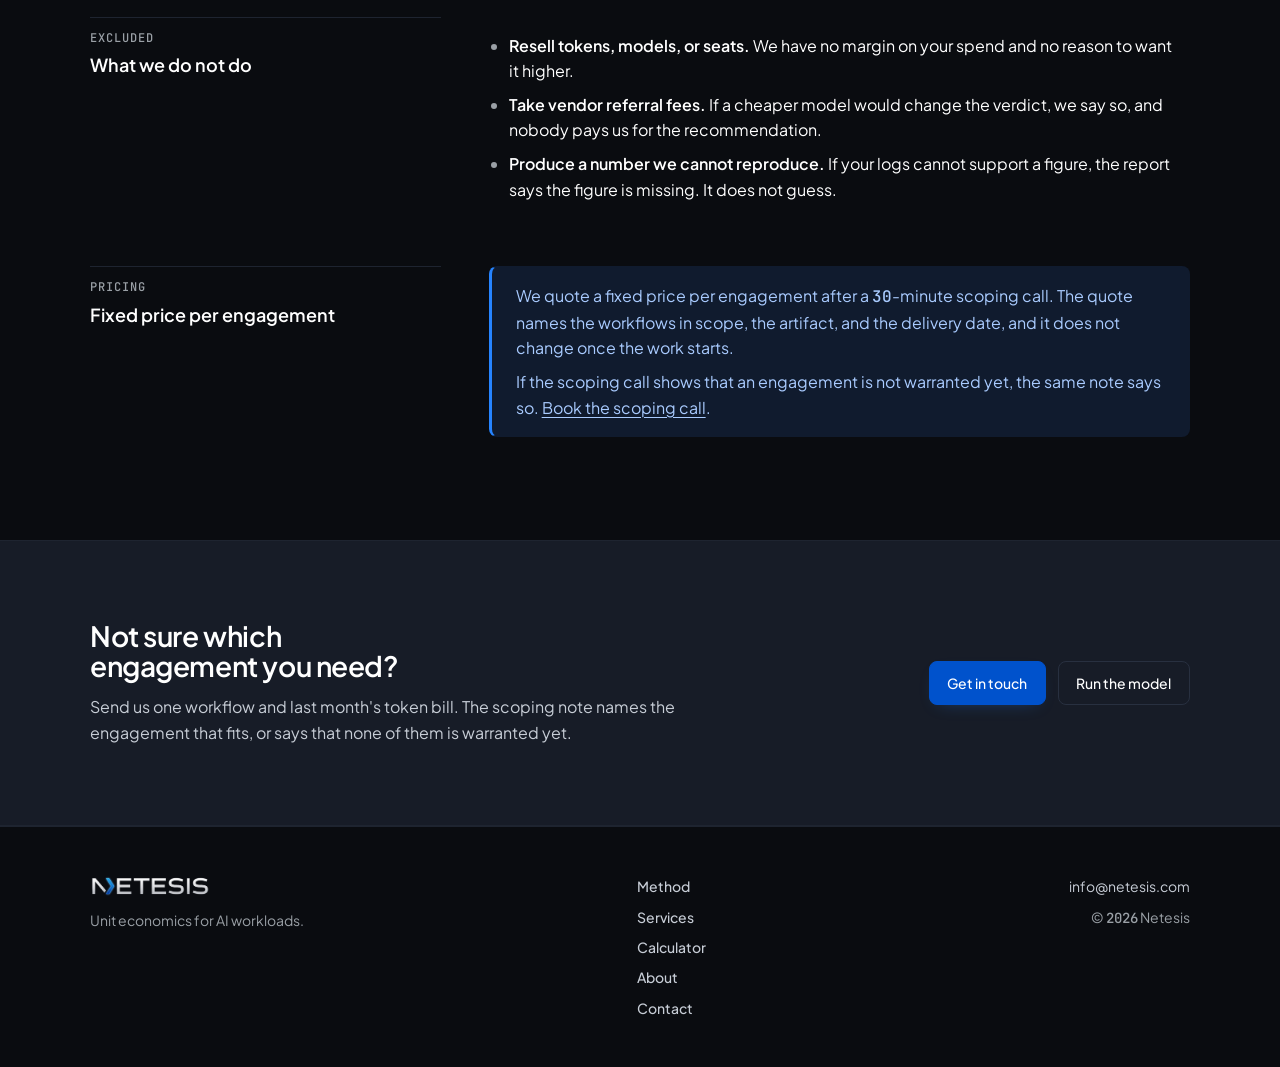
<file: services.html>
<!doctype html>
<html lang="en">
<head>
  <meta charset="utf-8">
  <meta name="viewport" content="width=device-width, initial-scale=1">
  <title>Services — Netesis</title>
  <meta name="description" content="Four fixed-scope engagements: a spend attribution audit, a unit-economics model, ongoing monitoring, and pilot design. Each ends with one artifact finance can audit.">
  <link rel="canonical" href="https://netesis.com/services.html">
  <meta name="theme-color" content="#0A0C10">
  <meta property="og:type" content="website">
  <meta property="og:site_name" content="Netesis">
  <meta property="og:title" content="Services — Netesis">
  <meta property="og:description" content="Spend attribution audit, unit-economics model, ongoing monitoring, and pilot design. Each engagement ends with one artifact: instrumentation in your stack, or a model finance can audit.">
  <meta property="og:url" content="https://netesis.com/services.html">
  <meta name="twitter:card" content="summary_large_image">
  <meta name="twitter:title" content="Services — Netesis">
  <meta name="twitter:description" content="Spend attribution audit, unit-economics model, ongoing monitoring, and pilot design. Each engagement ends with one artifact: instrumentation in your stack, or a model finance can audit.">
  <meta property="og:image" content="https://netesis.com/assets/img/og-card.png">
  <meta property="og:image:width" content="1200">
  <meta property="og:image:height" content="630">
  <meta property="og:image:alt" content="Netesis — AI Strategy & Insights">
  <meta name="twitter:image" content="https://netesis.com/assets/img/og-card.png">
  <link rel="icon" href="data:image/svg+xml,%3Csvg xmlns='http://www.w3.org/2000/svg' viewBox='0 0 32 32'%3E%3Crect width='32' height='32' rx='6' fill='%230A0C10'/%3E%3Cpath d='M12 6.5 L23 16 L12 25.5' fill='none' stroke='%232684FF' stroke-width='5' stroke-linejoin='miter'/%3E%3C/svg%3E">
  <script>(function(){try{var t=localStorage.getItem('netesis-theme');if(t==='light'||t==='dark'){document.documentElement.setAttribute('data-theme',t)}}catch(e){}})();</script>
  <link rel="preconnect" href="https://fonts.googleapis.com">
  <link rel="preconnect" href="https://fonts.gstatic.com" crossorigin>
  <link rel="stylesheet" href="https://fonts.googleapis.com/css2?family=Plus+Jakarta+Sans:wght@400;500;600;700;800&family=JetBrains+Mono:wght@400;500&display=swap">
  <link rel="stylesheet" href="./assets/css/styles.css">
  <script type="module" src="./assets/js/site.js"></script>
</head>
<body>
  <a class="skip-link" href="#main">Skip to content</a>
  <header class="site-header">
    <div class="container site-header__inner">
      <a class="wordmark" href="./index.html">
        <span class="wordmark__logo" aria-hidden="true"></span>
        <span class="hidden-visually">Netesis</span>
      </a>
      <nav class="site-nav" aria-label="Primary">
        <ul>
          <li><a href="./method.html">Method</a></li>
          <li><a href="./services.html" aria-current="page">Services</a></li>
          <li><a href="./calculator.html">Calculator</a></li>
          <li><a href="./about.html">About</a></li>
          <li><a href="./contact.html">Contact</a></li>
        </ul>
      </nav>
      <a class="agents-link" href="./llms.txt"><svg viewBox="0 0 16 16" aria-hidden="true" focusable="false" fill="none" stroke="currentColor" stroke-width="1.5" stroke-linecap="round" stroke-linejoin="round"><path d="M9.5 1.5H4a1 1 0 0 0-1 1v11a1 1 0 0 0 1 1h8a1 1 0 0 0 1-1V5z"/><path d="M9.5 1.5V5H13"/><path d="M5.75 8.5h4.5M5.75 11h3"/></svg><span class="agents-link__text">For agents</span></a>
      <button class="theme-toggle" type="button" hidden aria-label="Switch to dark theme" data-theme-toggle>
        <svg class="theme-toggle__icon theme-toggle__icon--sun" width="18" height="18" viewBox="0 0 24 24" aria-hidden="true" focusable="false" fill="none" stroke="currentColor" stroke-width="2" stroke-linecap="round"><circle cx="12" cy="12" r="4"/><path d="M12 2v2M12 20v2M4.9 4.9l1.4 1.4M17.7 17.7l1.4 1.4M2 12h2M20 12h2M4.9 19.1l1.4-1.4M17.7 6.3l1.4-1.4"/></svg>
        <svg class="theme-toggle__icon theme-toggle__icon--moon" width="18" height="18" viewBox="0 0 24 24" aria-hidden="true" focusable="false" fill="none" stroke="currentColor" stroke-width="2" stroke-linecap="round" stroke-linejoin="round"><path d="M21 12.8A9 9 0 1 1 11.2 3a7 7 0 0 0 9.8 9.8z"/></svg>
      </button>
    </div>
  </header>

  <main id="main" tabindex="-1">

    <!-- 1. Page head + the four engagements -->
    <div class="section">
      <div class="container">
        <div class="section__head">
          <p class="eyebrow">Services</p>
          <h1 id="page-title">Four engagements. One artifact each.</h1>
          <p class="lede">Each engagement ends with one thing: instrumentation running in your stack, or a model finance can open and audit. No decks. Pick by where you are: before the build, after the first bill, or once the numbers need watching.</p>
        </div>

        <!-- 01 Audit -->
        <section class="split services-engagement reveal" id="audit" aria-labelledby="audit-title">
          <div class="split__label">
            <p class="eyebrow"><span class="num services-engagement__num">01</span> · Audit</p>
            <h2 class="services-engagement__title" id="audit-title">Spend attribution audit</h2>
            <p class="services-engagement__when small muted">Start here if you have a token bill and no workflow names on it.</p>
          </div>
          <div class="split__body">
            <div class="prose">
              <p>We instrument up to five workflows in your stack, tagging every model call with workflow, task, and outcome. Then we attribute one month of token spend to those tasks, retries and regenerations included, and capture the minutes people spend reviewing and reworking what the model produced. The result is a cost per task and a cost per accepted output for each workflow, computed from your own logs.</p>
            </div>
            <dl class="dl dl--start services-engagement__facts">
              <dt>Duration</dt>
              <dd><span class="num">3–4</span> weeks<small>Indicative. Depends on how many workflows are in scope and how far the logs sit from the task.</small></dd>
              <dt>Artifact</dt>
              <dd>Attribution report per workflow<small>Cost per task, cost per accepted output, and retry share for each workflow. The instrumentation stays running in your stack.</small></dd>
              <dt>You need to provide</dt>
              <dd>Log and review-tool access<small>Read access to the LLM gateway or client-library logs, read access to the review tool, and one engineer who knows where the calls are made.</small></dd>
              <dt>Not included</dt>
              <dd>Prompt changes, model changes, or vendor negotiation.</dd>
            </dl>
            <p class="services-engagement__links">
              <a class="link-arrow" href="./contact.html">Scope an audit<svg viewBox="0 0 16 16" aria-hidden="true" focusable="false"><path d="M2.5 8h10.5M8.5 3.5 13 8l-4.5 4.5" stroke="currentColor" stroke-width="1.6" stroke-linecap="round" stroke-linejoin="round"/></svg></a>
            </p>
          </div>
        </section>

        <!-- 02 Model -->
        <section class="split services-engagement reveal" id="model" aria-labelledby="model-title">
          <div class="split__label">
            <p class="eyebrow"><span class="num services-engagement__num">02</span> · Model</p>
            <h2 class="services-engagement__title" id="model-title">Unit-economics model</h2>
            <p class="services-engagement__when small muted">For a workflow whose spend is attributed and whose payback is still an argument.</p>
          </div>
          <div class="split__body">
            <div class="prose">
              <p>We set a human baseline for each workflow from sampled time studies, historical throughput, and the fully loaded hourly cost your finance team already uses. Against that baseline we produce the four numbers per workflow: cost per accepted output, payback, breakeven acceptance rate, and breakeven token price. Each comes with its sensitivity to price, volume, and quality, and a written recommendation to keep, fix, or stop.</p>
              <p>Some workflows get “stop”. We write that down too.</p>
            </div>
            <dl class="dl dl--start services-engagement__facts">
              <dt>Duration</dt>
              <dd><span class="num">2–3</span> weeks<small>Indicative. Runs after the audit, or alongside it when the attribution already exists.</small></dd>
              <dt>Artifact</dt>
              <dd>The model, every formula visible<small>A spreadsheet-portable model finance can open and audit. The formulas are the same ones as the public <a href="./calculator.html">Token ROI model</a>, so anyone can check the arithmetic.</small></dd>
              <dt>You need to provide</dt>
              <dd>Attribution data and an hourly rate<small>The attributed spend from the audit or your own equivalent, access to the people doing the task today for a sampled time study, and the fully loaded hourly cost from finance.</small></dd>
              <dt>Not included</dt>
              <dd>Building or changing the workflow itself.</dd>
            </dl>
            <p class="services-engagement__links">
              <a class="link-arrow" href="./contact.html">Scope a model<svg viewBox="0 0 16 16" aria-hidden="true" focusable="false"><path d="M2.5 8h10.5M8.5 3.5 13 8l-4.5 4.5" stroke="currentColor" stroke-width="1.6" stroke-linecap="round" stroke-linejoin="round"/></svg></a>
              <a class="link-arrow" href="./calculator.html">Run the same formulas now<svg viewBox="0 0 16 16" aria-hidden="true" focusable="false"><path d="M2.5 8h10.5M8.5 3.5 13 8l-4.5 4.5" stroke="currentColor" stroke-width="1.6" stroke-linecap="round" stroke-linejoin="round"/></svg></a>
            </p>
          </div>
        </section>

        <!-- 03 Monitoring -->
        <section class="split services-engagement reveal" id="monitoring" aria-labelledby="monitoring-title">
          <div class="split__label">
            <p class="eyebrow"><span class="num services-engagement__num">03</span> · Monitoring</p>
            <h2 class="services-engagement__title" id="monitoring-title">Ongoing monitoring</h2>
            <p class="services-engagement__when small muted">For workflows that have a verdict and a price list that keeps changing.</p>
          </div>
          <div class="split__body">
            <div class="prose">
              <p>Prices, models, and volumes change every month, and a verdict from March is not a verdict in September. We re-attribute spend monthly for every instrumented workflow, alert you when one crosses its breakeven acceptance rate or its breakeven token price, and reissue the keep, fix, or stop verdict each quarter. When a workflow stops paying, you find out from the ledger, not from the invoice.</p>
            </div>
            <dl class="dl dl--start services-engagement__facts">
              <dt>Duration</dt>
              <dd>Monthly · <span class="num">3</span>-month minimum<small>Indicative. A retainer; the first re-attribution runs the month after the audit or the model completes.</small></dd>
              <dt>Artifact</dt>
              <dd>Monthly one-page ledger per workflow<small>Plus a standing dashboard in your stack, built on the instrumentation from the audit. The alert thresholds are the breakevens from the model.</small></dd>
              <dt>You need to provide</dt>
              <dd>Standing access and rate changes<small>Continued read access to the gateway logs and the review tool, and someone in finance who tells us when a contracted rate changes.</small></dd>
              <dt>Not included</dt>
              <dd>Incident response or on-call for the workflows themselves.</dd>
            </dl>
            <p class="services-engagement__links">
              <a class="link-arrow" href="./contact.html">Scope monitoring<svg viewBox="0 0 16 16" aria-hidden="true" focusable="false"><path d="M2.5 8h10.5M8.5 3.5 13 8l-4.5 4.5" stroke="currentColor" stroke-width="1.6" stroke-linecap="round" stroke-linejoin="round"/></svg></a>
            </p>
          </div>
        </section>

        <!-- 04 Pilot design -->
        <section class="split services-engagement reveal" id="pilot" aria-labelledby="pilot-title">
          <div class="split__label">
            <p class="eyebrow"><span class="num services-engagement__num">04</span> · Pilot design</p>
            <h2 class="services-engagement__title" id="pilot-title">Pilot design</h2>
            <p class="services-engagement__when small muted">For a workflow that does not exist yet and a budget that has to prove it.</p>
          </div>
          <div class="split__body">
            <div class="prose">
              <p>Before you build, we pick the workflow with the best odds, define what counts as an accepted output, set the human baseline, and size the pilot so it can actually prove or disprove payback. The success threshold is written down before the first call is made, so the result cannot be reinterpreted afterwards. Most pilots fail on review time, not on token price. This is where that gets designed out, or found early.</p>
            </div>
            <dl class="dl dl--start services-engagement__facts">
              <dt>Duration</dt>
              <dd><span class="num">1–2</span> weeks<small>Indicative. Runs before the build. Can be folded into an audit when one is already planned.</small></dd>
              <dt>Artifact</dt>
              <dd>Pilot spec with a pre-registered success threshold<small>The workflow, the acceptance definition, the baseline, the sample size, and the number the pilot has to beat. Run the candidate through the <a href="./calculator.html">calculator</a> first to see whether it is worth the two weeks.</small></dd>
              <dt>You need to provide</dt>
              <dd>A shortlist and the people doing the task<small>Candidate workflows, access to the people doing the task today, and the rates you expect to pay for tokens.</small></dd>
              <dt>Not included</dt>
              <dd>Running the pilot or building the workflow.</dd>
            </dl>
            <p class="services-engagement__links">
              <a class="link-arrow" href="./contact.html">Scope a pilot<svg viewBox="0 0 16 16" aria-hidden="true" focusable="false"><path d="M2.5 8h10.5M8.5 3.5 13 8l-4.5 4.5" stroke="currentColor" stroke-width="1.6" stroke-linecap="round" stroke-linejoin="round"/></svg></a>
              <a class="link-arrow" href="./calculator.html">Size it in the calculator first<svg viewBox="0 0 16 16" aria-hidden="true" focusable="false"><path d="M2.5 8h10.5M8.5 3.5 13 8l-4.5 4.5" stroke="currentColor" stroke-width="1.6" stroke-linecap="round" stroke-linejoin="round"/></svg></a>
            </p>
          </div>
        </section>
      </div>
    </div>

    <!-- 2. Terms: what every engagement includes, what we do not do, pricing -->
    <section class="section section--hairline reveal" id="terms" aria-labelledby="terms-title">
      <div class="container">
        <div class="section__head">
          <p class="eyebrow">Terms</p>
          <h2 id="terms-title">The same terms, every engagement.</h2>
          <p class="lede">These do not change with the size of the engagement. They are what makes the number reproducible.</p>
        </div>

        <div class="split">
          <div class="split__label">
            <p class="eyebrow">Included</p>
            <h3 id="includes-title">What every engagement includes</h3>
          </div>
          <div class="split__body prose">
            <ul aria-labelledby="includes-title">
              <li><strong>No proxy in your request path.</strong> We tag calls inside your code and read your logs. Nothing sits between you and the model.</li>
              <li><strong>Your data stays in your stack.</strong> Logs, prompts, and outputs stay in your warehouse under your access controls. We leave with a report, not a dataset.</li>
              <li><strong>Formulas you can audit.</strong> Every figure in the report traces to a formula on the sheet and a query against your logs. Finance can rerun both.</li>
              <li><strong>A written verdict, including “stop”.</strong> Each workflow gets keep, fix, or stop, in writing, with the numbers that led there.</li>
            </ul>
          </div>
        </div>

        <div class="split">
          <div class="split__label">
            <p class="eyebrow">Excluded</p>
            <h3 id="refuse-title">What we do not do</h3>
          </div>
          <div class="split__body prose">
            <ul aria-labelledby="refuse-title">
              <li><strong>Resell tokens, models, or seats.</strong> We have no margin on your spend and no reason to want it higher.</li>
              <li><strong>Take vendor referral fees.</strong> If a cheaper model would change the verdict, we say so, and nobody pays us for the recommendation.</li>
              <li><strong>Produce a number we cannot reproduce.</strong> If your logs cannot support a figure, the report says the figure is missing. It does not guess.</li>
            </ul>
          </div>
        </div>

        <div class="split">
          <div class="split__label">
            <p class="eyebrow">Pricing</p>
            <h3 id="pricing-title">Fixed price per engagement</h3>
          </div>
          <div class="split__body">
            <!-- TODO(content): confirm whether to publish indicative ranges -->
            <div class="callout callout--info" role="note" aria-labelledby="pricing-title">
              <p>We quote a fixed price per engagement after a <span class="num">30</span>-minute scoping call. The quote names the workflows in scope, the artifact, and the delivery date, and it does not change once the work starts.</p>
              <p>If the scoping call shows that an engagement is not warranted yet, the same note says so. <a href="./contact.html">Book the scoping call</a>.</p>
            </div>
          </div>
        </div>
      </div>
    </section>

    <!-- 3. CTA band -->
    <section class="cta-band" aria-labelledby="cta-title">
      <div class="container cta-band__inner">
        <div>
          <h2 id="cta-title">Not sure which engagement you need?</h2>
          <p>Send us one workflow and last month's token bill. The scoping note names the engagement that fits, or says that none of them is warranted yet.</p>
        </div>
        <div class="cta-band__actions">
          <a class="btn btn--primary" href="./contact.html">Get in touch</a>
          <a class="btn btn--secondary" href="./calculator.html">Run the model</a>
        </div>
      </div>
    </section>

  </main>

  <footer class="site-footer">
    <div class="container site-footer__inner">
      <div class="site-footer__brand">
        <a class="wordmark wordmark--small" href="./index.html">
          <span class="wordmark__logo" aria-hidden="true"></span>
        <span class="hidden-visually">Netesis</span>
        </a>
        <p class="site-footer__tagline">Unit economics for AI workloads.</p>
      </div>
      <nav class="site-footer__nav" aria-label="Footer">
        <ul>
          <li><a href="./method.html">Method</a></li>
          <li><a href="./services.html">Services</a></li>
          <li><a href="./calculator.html">Calculator</a></li>
          <li><a href="./about.html">About</a></li>
          <li><a href="./contact.html">Contact</a></li>
        </ul>
      </nav>
      <div class="site-footer__meta">
        <a href="mailto:info@netesis.com">info@netesis.com</a>
        <span class="site-footer__sep" aria-hidden="true">·</span>
        <span>© <span class="num">2026</span> Netesis</span>
        <!-- TODO(content): add registered company name / jurisdiction line if required -->
      </div>
    </div>
  </footer>
</body>
</html>
</file>
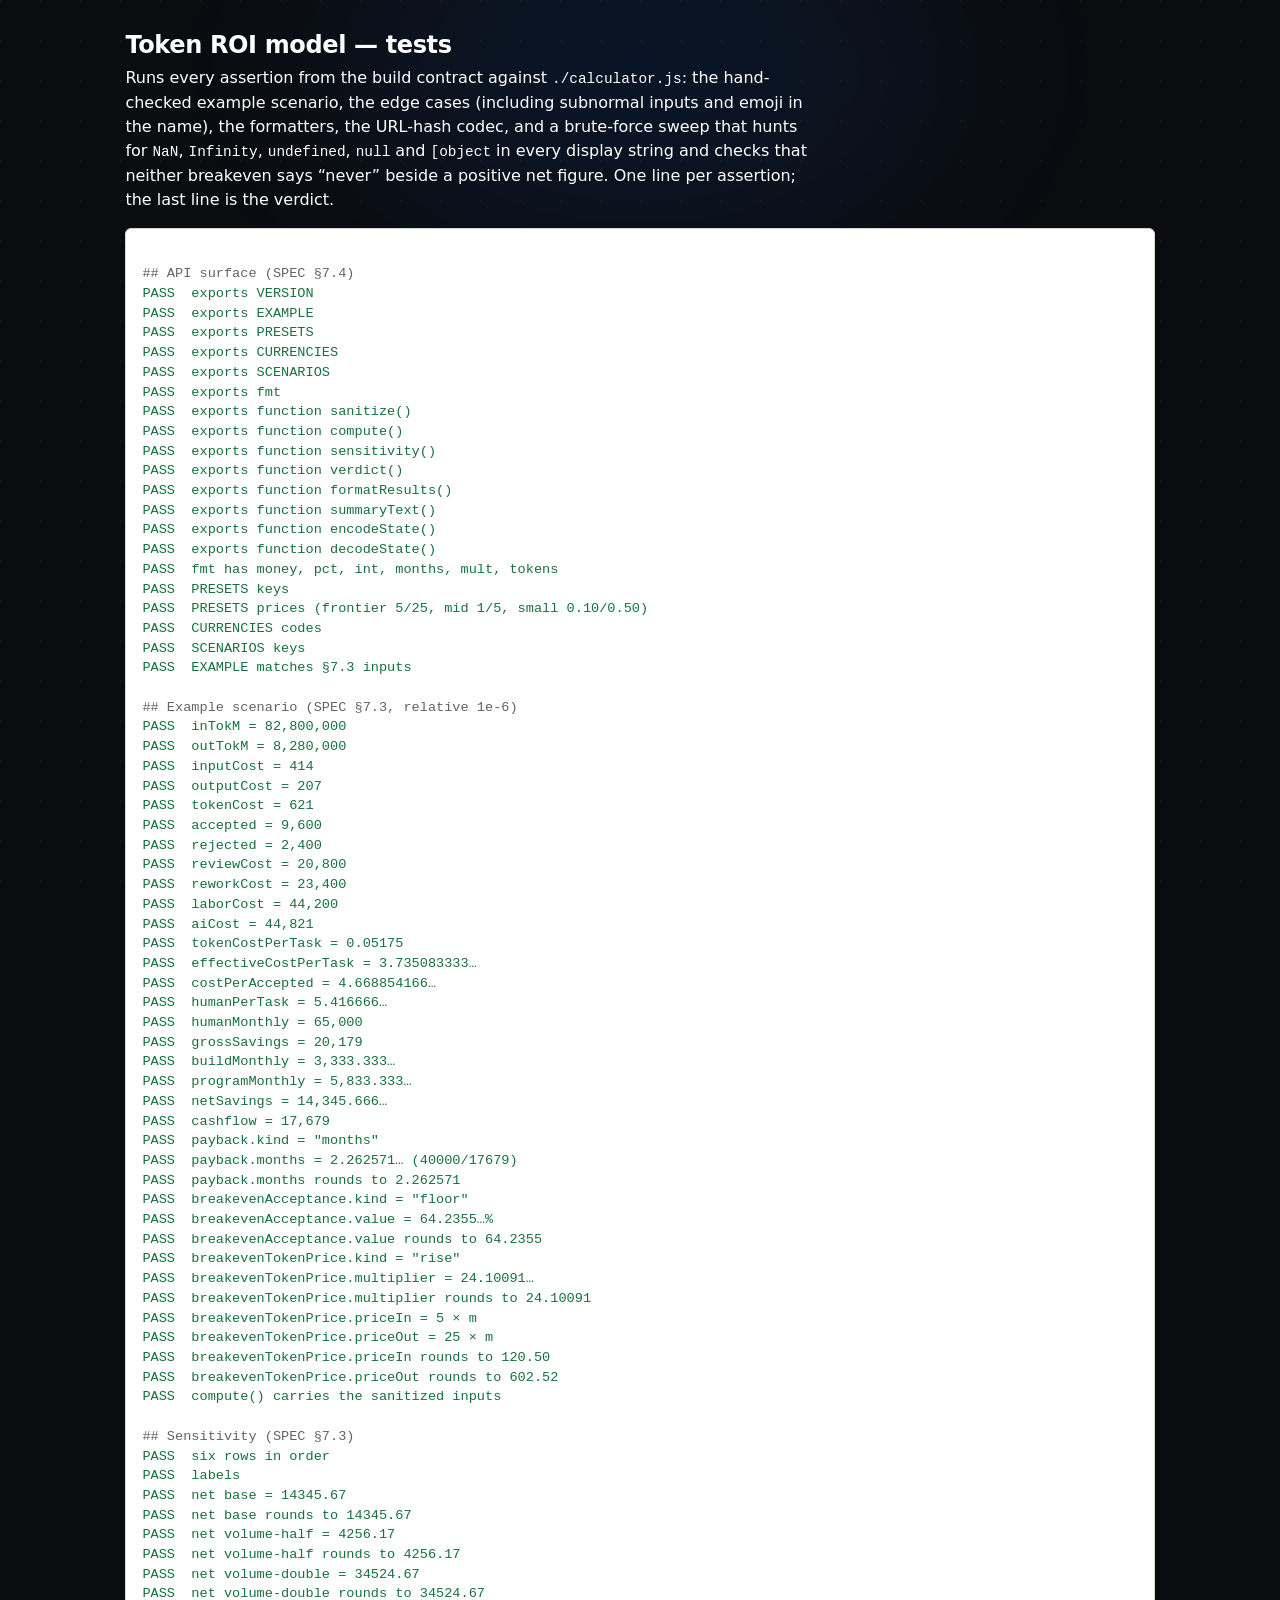
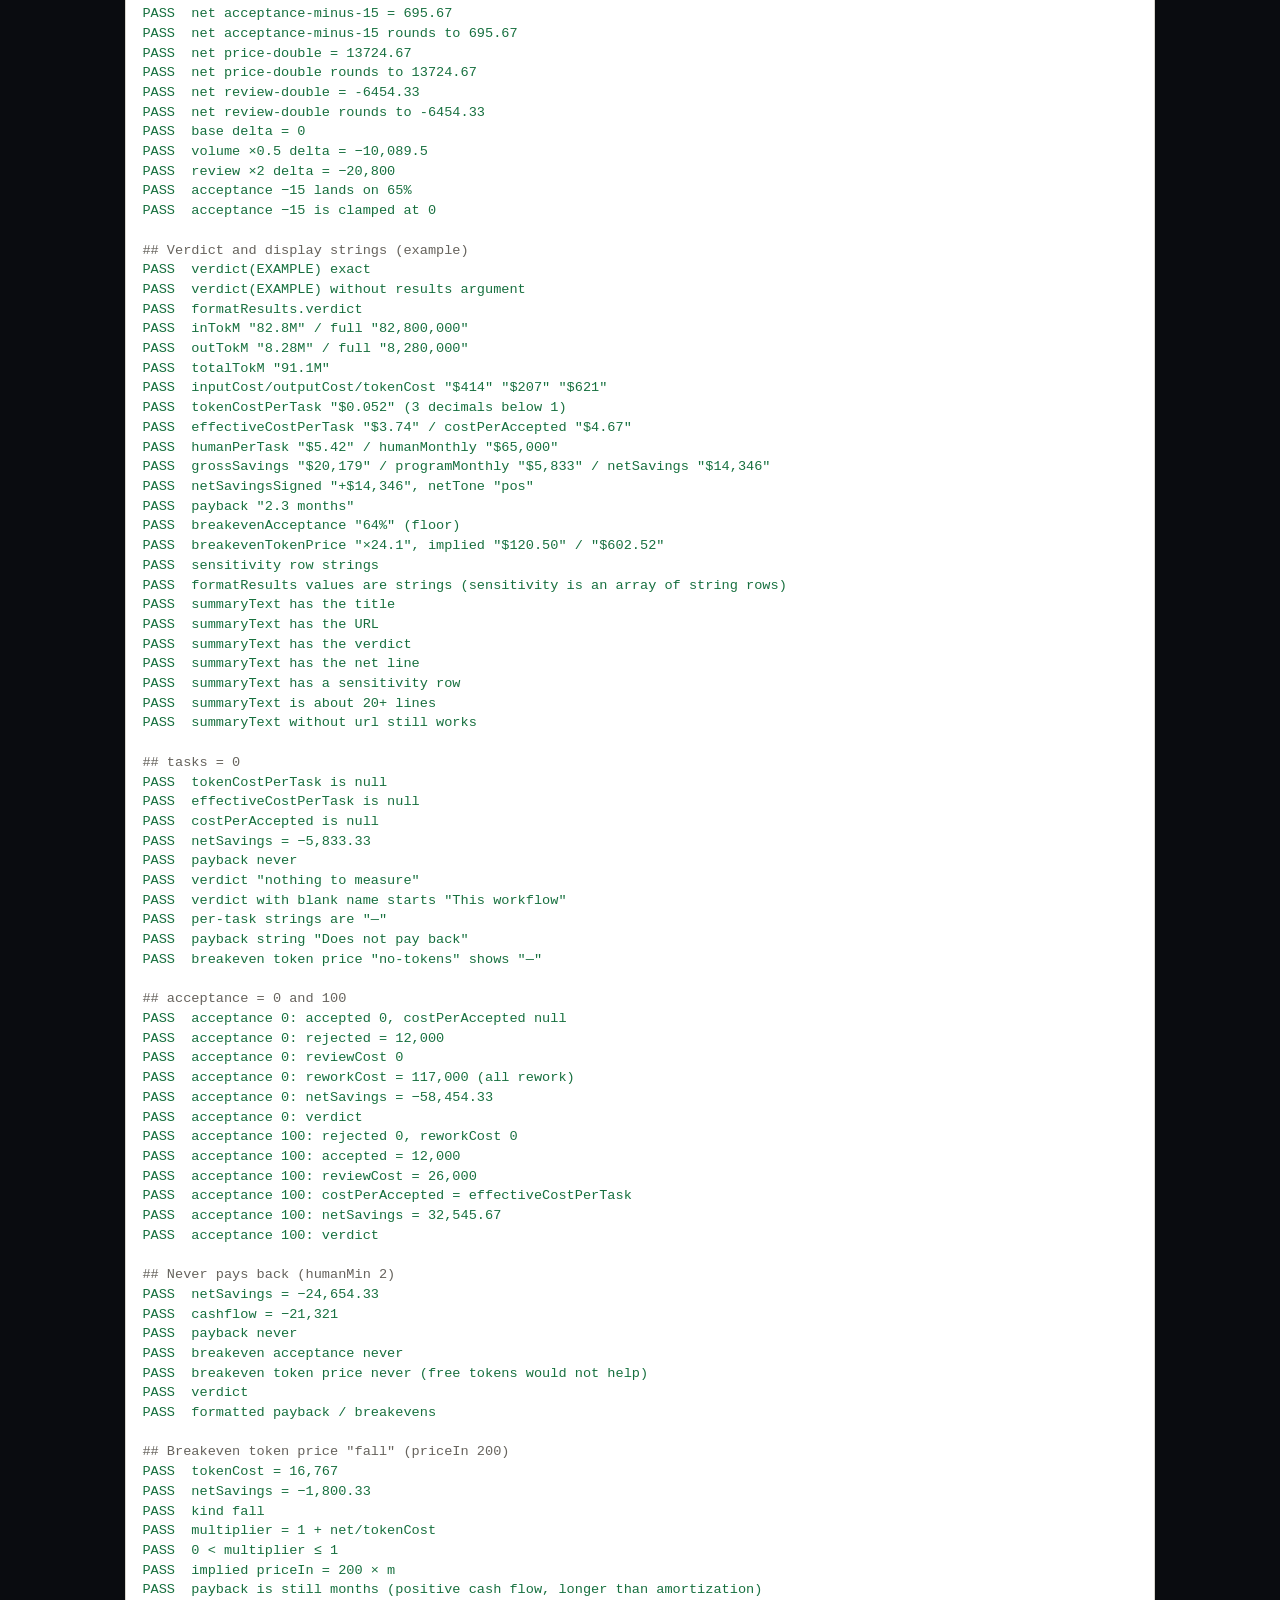
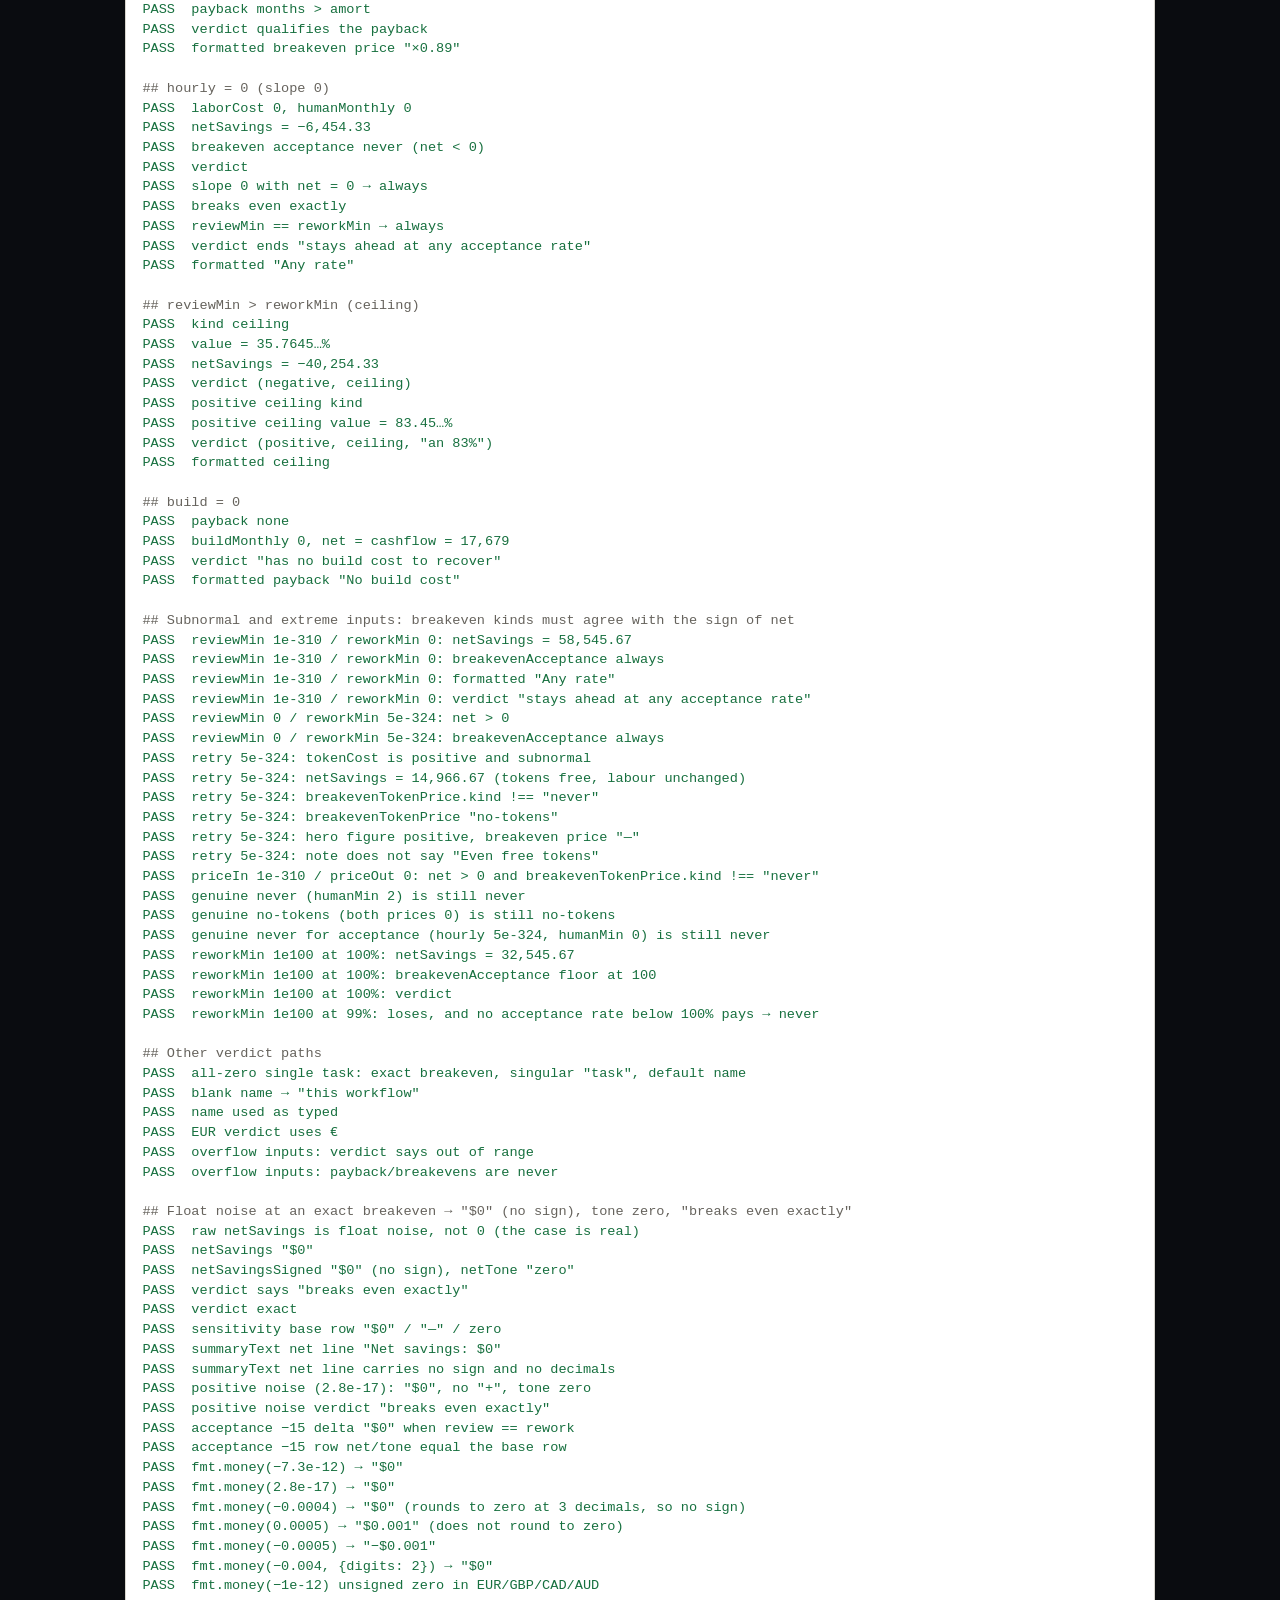
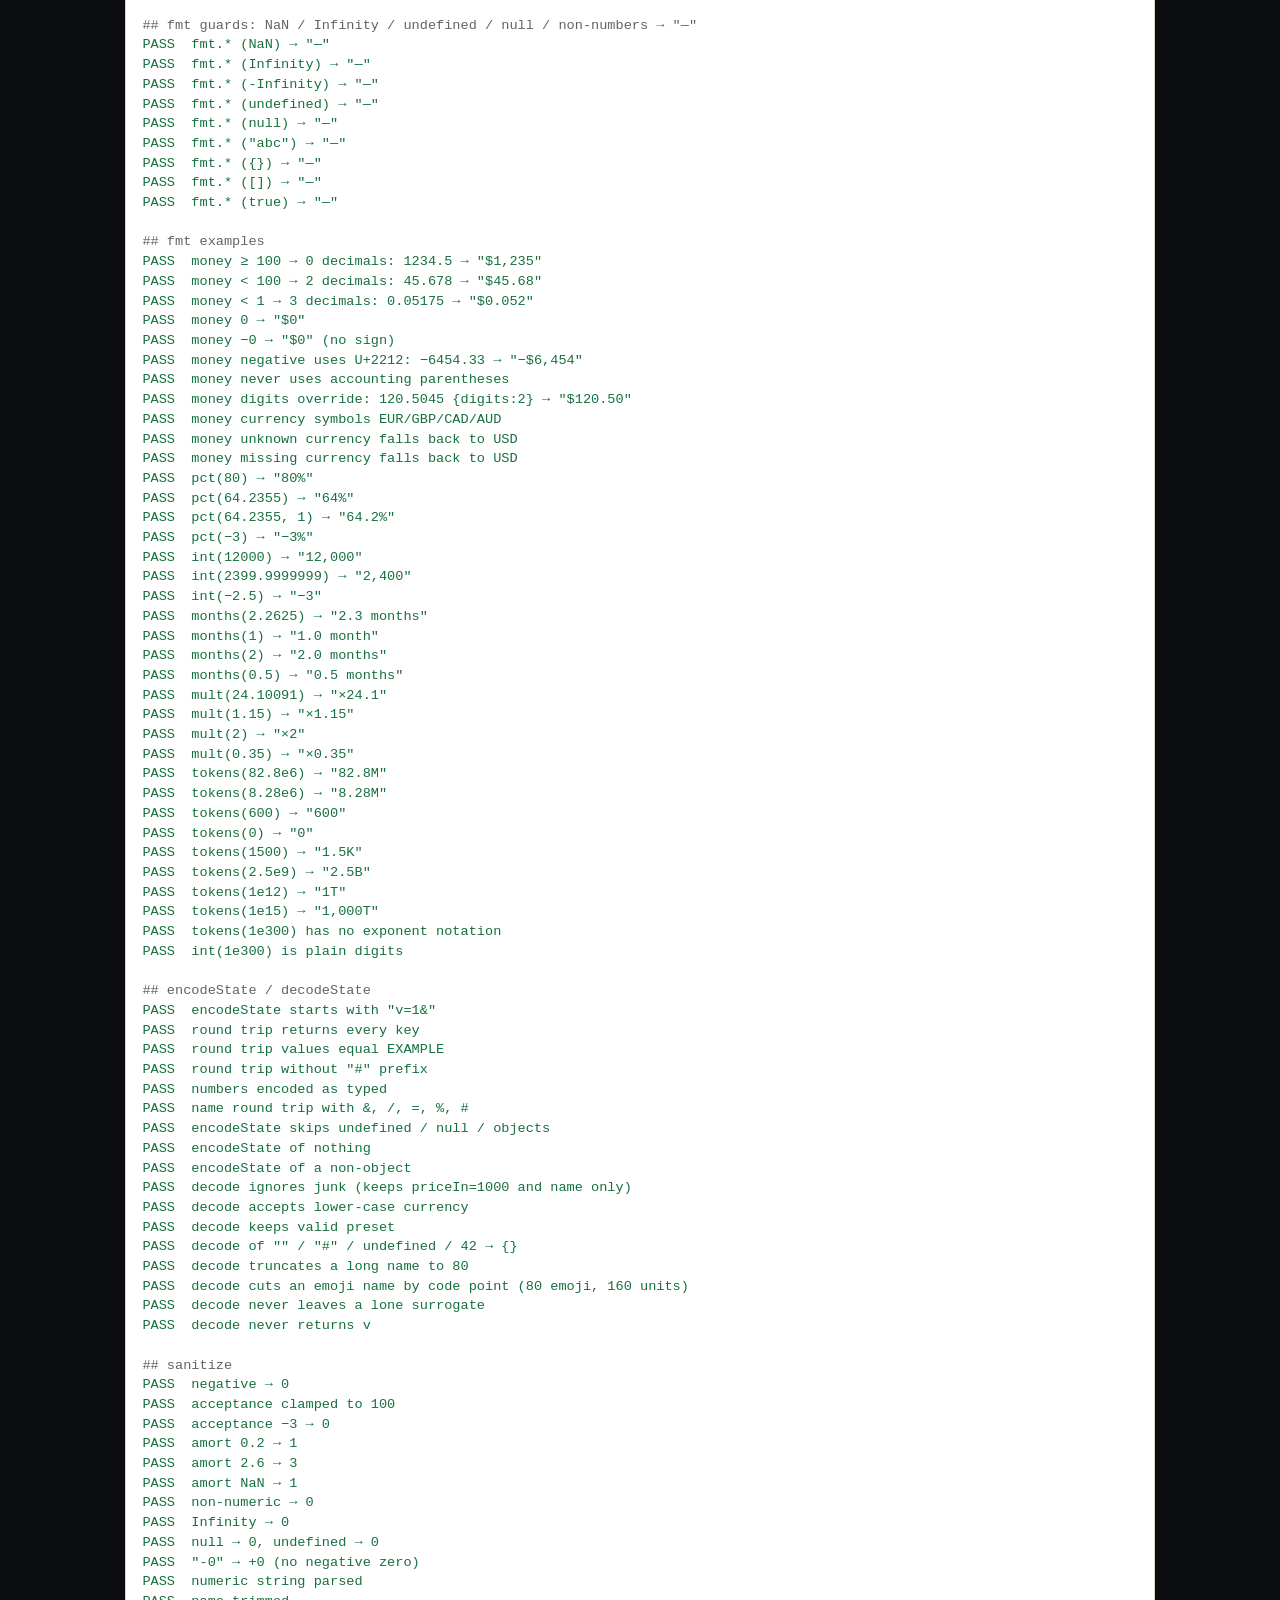
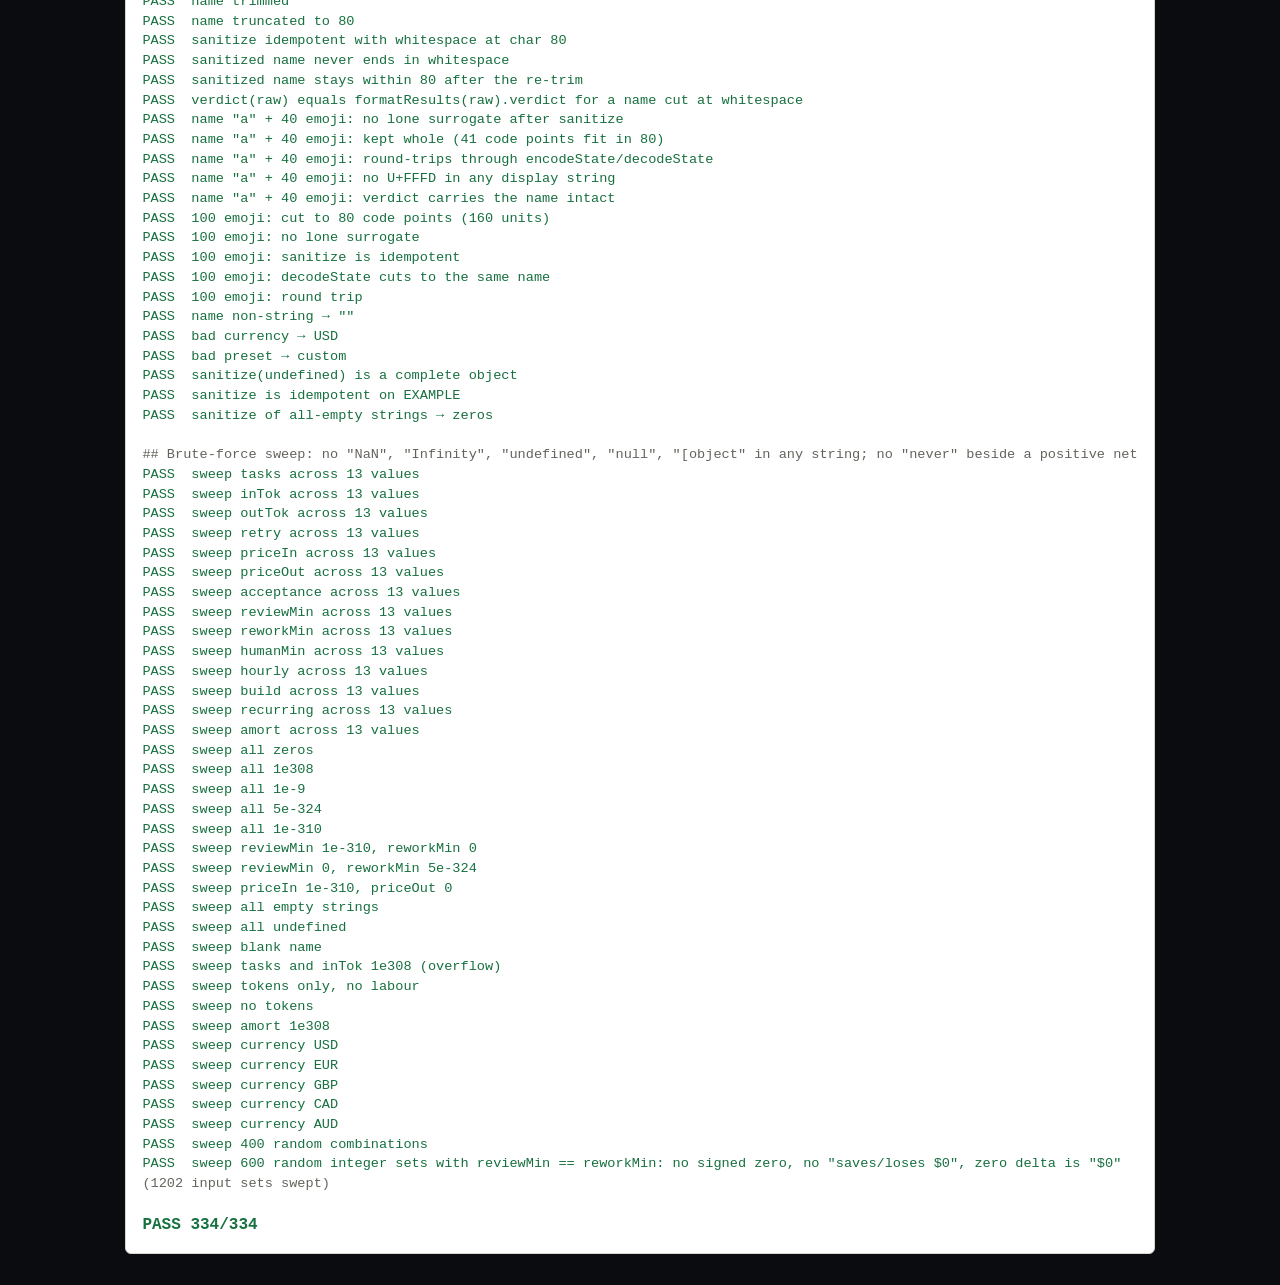
<file: assets/js/calculator.test.html>
<!doctype html>
<html lang="en">
<head>
  <meta charset="utf-8">
  <meta name="viewport" content="width=device-width, initial-scale=1">
  <title>Calculator tests — Netesis</title>
  <meta name="robots" content="noindex">
  <link rel="icon" href="data:image/svg+xml,%3Csvg xmlns='http://www.w3.org/2000/svg' viewBox='0 0 32 32'%3E%3Crect width='32' height='32' rx='6' fill='%230A0C10'/%3E%3Cpath d='M12 6.5 L23 16 L12 25.5' fill='none' stroke='%232684FF' stroke-width='5' stroke-linejoin='miter'/%3E%3C/svg%3E">
  <link rel="stylesheet" href="../css/styles.css">
  <style>
    /* Self-contained: the page must read fine even when ../css/styles.css is missing. */
    .tests { max-width: 68rem; margin: 2rem auto; padding: 0 1rem; font-family: ui-sans-serif, system-ui, -apple-system, "Segoe UI", Roboto, sans-serif; line-height: 1.5; }
    .tests h1 { font-size: 1.5rem; margin: 0 0 .5rem; }
    .tests p { margin: 0 0 1rem; max-width: 68ch; }
    .tests code { font-family: ui-monospace, "Cascadia Mono", "SF Mono", Menlo, Consolas, monospace; font-size: .9em; }
    .tests .notice { border: 1px solid #c9a24a; border-left-width: 4px; background: #fbefd2; color: #4a3600; padding: .75rem 1rem; border-radius: 6px; margin: 0 0 1rem; }
    .tests .notice[hidden] { display: none; }
    #out { font-family: ui-monospace, "Cascadia Mono", "SF Mono", Menlo, Consolas, monospace; font-size: .85rem; line-height: 1.45; white-space: pre-wrap; overflow-wrap: anywhere; border: 1px solid #d9d6ce; border-radius: 6px; padding: 1rem; background: #ffffff; color: #17171a; margin: 0; }
    #out .pass { color: #17703f; }
    #out .fail { color: #b8321a; font-weight: 700; }
    #out .head { color: #66635d; }
    #out .final { font-weight: 700; font-size: 1rem; }
    @media (prefers-color-scheme: dark) {
      .tests .notice { background: #34270a; color: #f1dfb0; border-color: #8a6a1e; }
      #out { background: #17171a; color: #ededea; border-color: #2e2e34; }
      #out .pass { color: #56c98a; }
      #out .fail { color: #ff8a73; }
      #out .head { color: #8f8d87; }
    }
  </style>
</head>
<body>
  <main id="main" class="tests" tabindex="-1">
    <h1>Token ROI model — tests</h1>
    <p>Runs every assertion from the build contract against <code>./calculator.js</code>: the hand-checked example scenario, the edge cases (including subnormal inputs and emoji in the name), the formatters, the URL-hash codec, and a brute-force sweep that hunts for <code>NaN</code>, <code>Infinity</code>, <code>undefined</code>, <code>null</code> and <code>[object</code> in every display string and checks that neither breakeven says “never” beside a positive net figure. One line per assertion; the last line is the verdict.</p>

    <noscript><div class="notice" role="alert"><strong>The tests need JavaScript.</strong> Turn it on to run them, or run the Node one-liner from the README — the module is pure and runs there unchanged.</div></noscript>
    <div id="calc-fallback" class="notice" role="alert" hidden>
      <strong>The tests didn't start.</strong> If you opened this file directly from disk, Chrome, Edge and Safari block JavaScript modules over <code>file://</code>. Open this page over HTTP (<code>python -m http.server</code> from the repo root, then <code>/assets/js/calculator.test.html</code>) or use <a href="https://netesis.com/assets/js/calculator.test.html">netesis.com/assets/js/calculator.test.html</a>. The module itself also runs under Node: see the README.
    </div>

    <pre id="out" aria-live="polite">Running…</pre>
  </main>

  <script type="module" onerror="document.getElementById('calc-fallback').hidden=false;document.getElementById('out').textContent='Tests did not run: the module failed to load.';document.title='Tests did not run — Netesis'">
    import * as calc from './calculator.js';

    document.documentElement.dataset.calcReady = '1';
    const fallback = document.getElementById('calc-fallback');
    if (fallback) fallback.hidden = true;

    // ------------------------------------------------------------------ tiny harness
    const out = document.getElementById('out');
    out.textContent = '';
    let passCount = 0;
    let failCount = 0;

    function line(text, cls) {
      const span = document.createElement('span');
      if (cls) span.className = cls;
      span.textContent = text + '\n';
      out.appendChild(span);
    }
    function head(text) { line('', ''); line('## ' + text, 'head'); }
    function show(v) {
      if (typeof v === 'string') return JSON.stringify(v);
      if (v === undefined) return 'undefined';
      try { const s = JSON.stringify(v); return s === undefined ? String(v) : s; } catch { return String(v); }
    }
    function check(label, ok, detail) {
      if (ok) { passCount += 1; line('PASS  ' + label, 'pass'); }
      else { failCount += 1; line('FAIL  ' + label + (detail ? ' — ' + detail : ''), 'fail'); }
      return ok;
    }
    /** Relative comparison: |actual − expected| ≤ rel·|expected| (absolute 1e-9 when expected is 0). */
    function approx(actual, expected, rel = 1e-6) {
      if (typeof actual !== 'number' || typeof expected !== 'number' || !Number.isFinite(actual) || !Number.isFinite(expected)) return false;
      if (actual === expected) return true;
      if (expected === 0) return Math.abs(actual) <= 1e-9;
      return Math.abs(actual - expected) <= rel * Math.abs(expected);
    }
    /** Strict equality for primitives (0 and −0 are equal); structural equality for arrays/objects. */
    function eq(a, b) {
      if (a === b || Object.is(a, b)) return true;
      if (a === null || b === null || typeof a !== 'object' || typeof b !== 'object') return false;
      if (Array.isArray(a) !== Array.isArray(b)) return false;
      const ka = Object.keys(a).sort();
      const kb = Object.keys(b).sort();
      if (ka.length !== kb.length || ka.some((k, idx) => k !== kb[idx])) return false;
      return ka.every((k) => eq(a[k], b[k]));
    }
    const expectApprox = (label, actual, expected, rel) => check(label, approx(actual, expected, rel), `got ${show(actual)}, want ${show(expected)}`);
    const expectEq = (label, actual, expected) => check(label, eq(actual, expected), `got ${show(actual)}, want ${show(expected)}`);
    const expectIncludes = (label, haystack, needle) => check(label, typeof haystack === 'string' && haystack.includes(needle), `${show(haystack)} does not contain ${show(needle)}`);

    const BAD = ['NaN', 'Infinity', 'undefined', 'null', '[object'];
    function collectStrings(v, acc = []) {
      if (typeof v === 'string') acc.push(v);
      else if (Array.isArray(v)) v.forEach((x) => collectStrings(x, acc));
      else if (v && typeof v === 'object') Object.values(v).forEach((x) => collectStrings(x, acc));
      return acc;
    }
    /**
     * Every string that formatResults(), summaryText() and verdict() produce for these inputs, scanned for
     * the forbidden tokens — plus kind/net coherence: when the panel shows a positive hero figure
     * (netTone "pos", i.e. net > 0 after the same zero-snap the display uses, so float noise at an exact
     * breakeven is not counted), neither breakeven may say "never" beside it.
     */
    function offenders(inputs) {
      const r = calc.compute(inputs);
      const f = calc.formatResults(inputs, r);
      const strings = collectStrings(f);
      strings.push(calc.summaryText(inputs, r, 'https://netesis.com/calculator.html#' + calc.encodeState(inputs)));
      strings.push(calc.verdict(inputs, r));
      const bad = [];
      for (const s of strings) for (const b of BAD) if (s.includes(b)) bad.push(`${b} in ${JSON.stringify(s.slice(0, 90))}`);
      if (f.netTone === 'pos') {
        if (r.breakevenAcceptance.kind === 'never') bad.push(`breakevenAcceptance "never" beside a positive net ${f.netSavingsSigned}`);
        if (r.breakevenTokenPrice.kind === 'never') bad.push(`breakevenTokenPrice "never" beside a positive net ${f.netSavingsSigned}`);
      }
      return bad;
    }

    const E = calc.EXAMPLE;
    const NUMERIC_KEYS = Object.keys(E).filter((k) => typeof E[k] === 'number');
    const THIRD = 17500 / 3;   // programMonthly for the example: 2500 + 40000/12 = 5,833.333…
    const DASH = '—';
    const MINUS = '−';

    try {
      // ------------------------------------------------------------------ API surface
      head('API surface (SPEC §7.4)');
      for (const name of ['VERSION', 'EXAMPLE', 'PRESETS', 'CURRENCIES', 'SCENARIOS', 'fmt']) check(`exports ${name}`, name in calc && calc[name] !== undefined);
      for (const name of ['sanitize', 'compute', 'sensitivity', 'verdict', 'formatResults', 'summaryText', 'encodeState', 'decodeState']) check(`exports function ${name}()`, typeof calc[name] === 'function');
      expectEq('fmt has money, pct, int, months, mult, tokens', Object.keys(calc.fmt).sort(), ['int', 'money', 'months', 'mult', 'pct', 'tokens']);
      expectEq('PRESETS keys', calc.PRESETS.map((p) => p.key), ['frontier', 'mid', 'small', 'custom']);
      expectEq('PRESETS prices (frontier 5/25, mid 1/5, small 0.10/0.50)', calc.PRESETS.slice(0, 3).map((p) => [p.priceIn, p.priceOut]), [[5, 25], [1, 5], [0.1, 0.5]]);
      expectEq('CURRENCIES codes', calc.CURRENCIES.map((c) => c.code), ['USD', 'EUR', 'GBP', 'CAD', 'AUD']);
      expectEq('SCENARIOS keys', calc.SCENARIOS.map((s) => s.key), ['base', 'volume-half', 'volume-double', 'acceptance-minus-15', 'price-double', 'review-double']);
      expectEq('EXAMPLE matches §7.3 inputs', { ...E }, { name: 'Invoice triage', tasks: 12000, inTok: 6000, outTok: 600, retry: 1.15, preset: 'frontier', priceIn: 5, priceOut: 25, acceptance: 80, reviewMin: 2, reworkMin: 9, humanMin: 5, hourly: 65, build: 40000, recurring: 2500, amort: 12, currency: 'USD' });

      // ------------------------------------------------------------------ §7.3 example scenario
      head('Example scenario (SPEC §7.3, relative 1e-6)');
      const r = calc.compute(E);
      expectApprox('inTokM = 82,800,000', r.inTokM, 82800000);
      expectApprox('outTokM = 8,280,000', r.outTokM, 8280000);
      expectApprox('inputCost = 414', r.inputCost, 414);
      expectApprox('outputCost = 207', r.outputCost, 207);
      expectApprox('tokenCost = 621', r.tokenCost, 621);
      expectApprox('accepted = 9,600', r.accepted, 9600);
      expectApprox('rejected = 2,400', r.rejected, 2400);
      expectApprox('reviewCost = 20,800', r.reviewCost, 20800);
      expectApprox('reworkCost = 23,400', r.reworkCost, 23400);
      expectApprox('laborCost = 44,200', r.laborCost, 44200);
      expectApprox('aiCost = 44,821', r.aiCost, 44821);
      expectApprox('tokenCostPerTask = 0.05175', r.tokenCostPerTask, 0.05175);
      expectApprox('effectiveCostPerTask = 3.735083333…', r.effectiveCostPerTask, 44821 / 12000);
      expectApprox('costPerAccepted = 4.668854166…', r.costPerAccepted, 44821 / 9600);
      expectApprox('humanPerTask = 5.416666…', r.humanPerTask, 65 / 12);
      expectApprox('humanMonthly = 65,000', r.humanMonthly, 65000);
      expectApprox('grossSavings = 20,179', r.grossSavings, 20179);
      expectApprox('buildMonthly = 3,333.333…', r.buildMonthly, 40000 / 12);
      expectApprox('programMonthly = 5,833.333…', r.programMonthly, THIRD);
      expectApprox('netSavings = 14,345.666…', r.netSavings, 20179 - THIRD);
      expectApprox('cashflow = 17,679', r.cashflow, 17679);
      expectEq('payback.kind = "months"', r.payback.kind, 'months');
      expectApprox('payback.months = 2.262571… (40000/17679)', r.payback.months, 40000 / 17679);
      expectEq('payback.months rounds to 2.262571', Math.round(r.payback.months * 1e6) / 1e6, 2.262571);
      expectEq('breakevenAcceptance.kind = "floor"', r.breakevenAcceptance.kind, 'floor');
      const aStar = ((65000 - 621 - THIRD) * 60 / 780000 - 9) / (2 - 9);
      expectApprox('breakevenAcceptance.value = 64.2355…%', r.breakevenAcceptance.value, aStar * 100);
      expectEq('breakevenAcceptance.value rounds to 64.2355', Math.round(r.breakevenAcceptance.value * 1e4) / 1e4, 64.2355);
      expectEq('breakevenTokenPrice.kind = "rise"', r.breakevenTokenPrice.kind, 'rise');
      const m = 1 + (20179 - THIRD) / 621;
      expectApprox('breakevenTokenPrice.multiplier = 24.10091…', r.breakevenTokenPrice.multiplier, m);
      expectEq('breakevenTokenPrice.multiplier rounds to 24.10091', Math.round(r.breakevenTokenPrice.multiplier * 1e5) / 1e5, 24.10091);
      expectApprox('breakevenTokenPrice.priceIn = 5 × m', r.breakevenTokenPrice.priceIn, 5 * m);
      expectApprox('breakevenTokenPrice.priceOut = 25 × m', r.breakevenTokenPrice.priceOut, 25 * m);
      expectEq('breakevenTokenPrice.priceIn rounds to 120.50', Math.round(r.breakevenTokenPrice.priceIn * 100) / 100, 120.5);
      expectEq('breakevenTokenPrice.priceOut rounds to 602.52', Math.round(r.breakevenTokenPrice.priceOut * 100) / 100, 602.52);
      expectEq('compute() carries the sanitized inputs', r.inputs.tasks === 12000 && r.inputs.currency === 'USD', true);

      head('Sensitivity (SPEC §7.3)');
      const s = calc.sensitivity(E);
      const byKey = Object.fromEntries(s.map((x) => [x.key, x]));
      expectEq('six rows in order', s.map((x) => x.key), ['base', 'volume-half', 'volume-double', 'acceptance-minus-15', 'price-double', 'review-double']);
      expectEq('labels', s.map((x) => x.label), ['Base', 'Volume ×0.5', 'Volume ×2', 'Acceptance −15 pts', 'Token price ×2', 'Review time ×2']);
      const sensExpected = [['base', 20179 - THIRD, 14345.67], ['volume-half', 10089.5 - THIRD, 4256.17], ['volume-double', 40358 - THIRD, 34524.67], ['acceptance-minus-15', 6529 - THIRD, 695.67], ['price-double', 19558 - THIRD, 13724.67], ['review-double', -621 - THIRD, -6454.33]];
      for (const [key, exact, rounded] of sensExpected) {
        expectApprox(`net ${key} = ${rounded}`, byKey[key].net, exact);
        expectEq(`net ${key} rounds to ${rounded}`, Math.round(byKey[key].net * 100) / 100, rounded);
      }
      expectEq('base delta = 0', byKey.base.delta, 0);
      expectApprox('volume ×0.5 delta = −10,089.5', byKey['volume-half'].delta, -10089.5);
      expectApprox('review ×2 delta = −20,800', byKey['review-double'].delta, -20800);
      expectEq('acceptance −15 lands on 65%', calc.compute(calc.SCENARIOS[3].apply(calc.sanitize(E))).inputs.acceptance, 65);
      expectEq('acceptance −15 is clamped at 0', calc.compute(calc.SCENARIOS[3].apply(calc.sanitize({ ...E, acceptance: 10 }))).inputs.acceptance, 0);

      head('Verdict and display strings (example)');
      const V = 'At 12,000 tasks/month and an 80% acceptance rate, Invoice triage saves $14,346/month net and pays back the build in 2.3 months. It stops paying for itself below a 64% acceptance rate.';
      expectEq('verdict(EXAMPLE) exact', calc.verdict(E, r), V);
      expectEq('verdict(EXAMPLE) without results argument', calc.verdict(E), V);
      const f = calc.formatResults(E, r);
      expectEq('formatResults.verdict', f.verdict, V);
      expectEq('inTokM "82.8M" / full "82,800,000"', [f.inTokM, f.inTokMFull], ['82.8M', '82,800,000']);
      expectEq('outTokM "8.28M" / full "8,280,000"', [f.outTokM, f.outTokMFull], ['8.28M', '8,280,000']);
      expectEq('totalTokM "91.1M"', f.totalTokM, '91.1M');
      expectEq('inputCost/outputCost/tokenCost "$414" "$207" "$621"', [f.inputCost, f.outputCost, f.tokenCost], ['$414', '$207', '$621']);
      expectEq('tokenCostPerTask "$0.052" (3 decimals below 1)', f.tokenCostPerTask, '$0.052');
      expectEq('effectiveCostPerTask "$3.74" / costPerAccepted "$4.67"', [f.effectiveCostPerTask, f.costPerAccepted], ['$3.74', '$4.67']);
      expectEq('humanPerTask "$5.42" / humanMonthly "$65,000"', [f.humanPerTask, f.humanMonthly], ['$5.42', '$65,000']);
      expectEq('grossSavings "$20,179" / programMonthly "$5,833" / netSavings "$14,346"', [f.grossSavings, f.programMonthly, f.netSavings], ['$20,179', '$5,833', '$14,346']);
      expectEq('netSavingsSigned "+$14,346", netTone "pos"', [f.netSavingsSigned, f.netTone], ['+$14,346', 'pos']);
      expectEq('payback "2.3 months"', f.payback, '2.3 months');
      expectEq('breakevenAcceptance "64%" (floor)', [f.breakevenAcceptance, f.breakevenAcceptanceKind], ['64%', 'floor']);
      expectEq('breakevenTokenPrice "×24.1", implied "$120.50" / "$602.52"', [f.breakevenTokenPrice, f.breakevenPriceIn, f.breakevenPriceOut], ['×24.1', '$120.50', '$602.52']);
      expectEq('sensitivity row strings', f.sensitivity.map((x) => [x.net, x.delta, x.tone]), [['$14,346', DASH, 'pos'], ['$4,256', MINUS + '$10,089', 'pos'], ['$34,525', '+$20,179', 'pos'], ['$696', MINUS + '$13,650', 'pos'], ['$13,725', MINUS + '$621', 'pos'], [MINUS + '$6,454', MINUS + '$20,800', 'neg']]);
      check('formatResults values are strings (sensitivity is an array of string rows)', Object.entries(f).every(([k, v]) => k === 'sensitivity' ? Array.isArray(v) && v.every((row) => Object.values(row).every((x) => typeof x === 'string')) : typeof v === 'string'));
      const summary = calc.summaryText(E, r, 'https://netesis.com/calculator.html#v=1');
      expectIncludes('summaryText has the title', summary, 'Token ROI model — Invoice triage');
      expectIncludes('summaryText has the URL', summary, 'https://netesis.com/calculator.html#v=1');
      expectIncludes('summaryText has the verdict', summary, V);
      expectIncludes('summaryText has the net line', summary, 'Net savings: +$14,346');
      expectIncludes('summaryText has a sensitivity row', summary, 'Review time ×2');
      check('summaryText is about 20+ lines', summary.split('\n').length >= 20, `${summary.split('\n').length} lines`);
      expectIncludes('summaryText without url still works', calc.summaryText(E, r), 'Payback: 2.3 months');

      // ------------------------------------------------------------------ required edge cases
      head('tasks = 0');
      const i0 = { ...E, tasks: 0 };
      const r0 = calc.compute(i0);
      expectEq('tokenCostPerTask is null', r0.tokenCostPerTask, null);
      expectEq('effectiveCostPerTask is null', r0.effectiveCostPerTask, null);
      expectEq('costPerAccepted is null', r0.costPerAccepted, null);
      expectApprox('netSavings = −5,833.33', r0.netSavings, -THIRD);
      expectEq('payback never', r0.payback.kind, 'never');
      expectEq('verdict "nothing to measure"', calc.verdict(i0, r0), 'With no monthly volume there is nothing to measure. Invoice triage would cost $5,833/month in program costs.');
      expectEq('verdict with blank name starts "This workflow"', calc.verdict({ ...i0, name: '' }), 'With no monthly volume there is nothing to measure. This workflow would cost $5,833/month in program costs.');
      const f0 = calc.formatResults(i0, r0);
      expectEq('per-task strings are "—"', [f0.tokenCostPerTask, f0.effectiveCostPerTask, f0.costPerAccepted], [DASH, DASH, DASH]);
      expectEq('payback string "Does not pay back"', f0.payback, 'Does not pay back');
      expectEq('breakeven token price "no-tokens" shows "—"', [f0.breakevenTokenPriceKind, f0.breakevenTokenPrice], ['no-tokens', DASH]);

      head('acceptance = 0 and 100');
      const rA0 = calc.compute({ ...E, acceptance: 0 });
      expectEq('acceptance 0: accepted 0, costPerAccepted null', [rA0.accepted, rA0.costPerAccepted], [0, null]);
      expectApprox('acceptance 0: rejected = 12,000', rA0.rejected, 12000);
      expectEq('acceptance 0: reviewCost 0', rA0.reviewCost, 0);
      expectApprox('acceptance 0: reworkCost = 117,000 (all rework)', rA0.reworkCost, 117000);
      expectApprox('acceptance 0: netSavings = −58,454.33', rA0.netSavings, 65000 - 621 - 117000 - THIRD);
      expectEq('acceptance 0: verdict', calc.verdict({ ...E, acceptance: 0 }, rA0), 'At 12,000 tasks/month and a 0% acceptance rate, Invoice triage loses $58,454/month net and does not pay back. It would need an acceptance rate above 64% to break even.');
      const rA100 = calc.compute({ ...E, acceptance: 100 });
      expectEq('acceptance 100: rejected 0, reworkCost 0', [rA100.rejected, rA100.reworkCost], [0, 0]);
      expectApprox('acceptance 100: accepted = 12,000', rA100.accepted, 12000);
      expectApprox('acceptance 100: reviewCost = 26,000', rA100.reviewCost, 26000);
      expectApprox('acceptance 100: costPerAccepted = effectiveCostPerTask', rA100.costPerAccepted, rA100.effectiveCostPerTask);
      expectApprox('acceptance 100: netSavings = 32,545.67', rA100.netSavings, 65000 - 621 - 26000 - THIRD);
      expectEq('acceptance 100: verdict', calc.verdict({ ...E, acceptance: 100 }, rA100), 'At 12,000 tasks/month and a 100% acceptance rate, Invoice triage saves $32,546/month net and pays back the build in 1.1 months. It stops paying for itself below a 64% acceptance rate.');

      head('Never pays back (humanMin 2)');
      const iN = { ...E, humanMin: 2 };
      const rN = calc.compute(iN);
      expectApprox('netSavings = −24,654.33', rN.netSavings, 26000 - 44821 - THIRD);
      expectApprox('cashflow = −21,321', rN.cashflow, -21321);
      expectEq('payback never', rN.payback.kind, 'never');
      expectEq('breakeven acceptance never', rN.breakevenAcceptance.kind, 'never');
      expectEq('breakeven token price never (free tokens would not help)', rN.breakevenTokenPrice.kind, 'never');
      expectEq('verdict', calc.verdict(iN, rN), 'At 12,000 tasks/month and an 80% acceptance rate, Invoice triage loses $24,654/month net and does not pay back. No acceptance rate makes it pay at these inputs.');
      const fN = calc.formatResults(iN, rN);
      expectEq('formatted payback / breakevens', [fN.payback, fN.breakevenAcceptance, fN.breakevenTokenPrice, fN.breakevenPriceIn, fN.netTone], ['Does not pay back', 'None', 'Never', DASH, 'neg']);

      head('Breakeven token price "fall" (priceIn 200)');
      const iF = { ...E, priceIn: 200 };
      const rF = calc.compute(iF);
      expectApprox('tokenCost = 16,767', rF.tokenCost, 16767);
      expectApprox('netSavings = −1,800.33', rF.netSavings, 65000 - 16767 - 44200 - THIRD);
      expectEq('kind fall', rF.breakevenTokenPrice.kind, 'fall');
      expectApprox('multiplier = 1 + net/tokenCost', rF.breakevenTokenPrice.multiplier, 1 + rF.netSavings / rF.tokenCost);
      check('0 < multiplier ≤ 1', rF.breakevenTokenPrice.multiplier > 0 && rF.breakevenTokenPrice.multiplier <= 1);
      expectApprox('implied priceIn = 200 × m', rF.breakevenTokenPrice.priceIn, 200 * rF.breakevenTokenPrice.multiplier);
      expectEq('payback is still months (positive cash flow, longer than amortization)', rF.payback.kind, 'months');
      check('payback months > amort', rF.payback.months > 12, show(rF.payback.months));
      expectEq('verdict qualifies the payback', calc.verdict(iF, rF), 'At 12,000 tasks/month and an 80% acceptance rate, Invoice triage loses $1,800/month net and does not pay back inside its 12-month amortization; the build alone would take 26.1 months. It would need an acceptance rate above 82% to break even.');
      expectEq('formatted breakeven price "×0.89"', calc.formatResults(iF, rF).breakevenTokenPrice, '×0.89');

      head('hourly = 0 (slope 0)');
      const rH = calc.compute({ ...E, hourly: 0 });
      expectEq('laborCost 0, humanMonthly 0', [rH.laborCost, rH.humanMonthly], [0, 0]);
      expectApprox('netSavings = −6,454.33', rH.netSavings, -621 - THIRD);
      expectEq('breakeven acceptance never (net < 0)', rH.breakevenAcceptance.kind, 'never');
      expectEq('verdict', calc.verdict({ ...E, hourly: 0 }, rH), 'At 12,000 tasks/month and an 80% acceptance rate, Invoice triage loses $6,454/month net and does not pay back. No acceptance rate makes it pay at these inputs.');
      const iZ = { ...E, hourly: 0, priceIn: 0, priceOut: 0, build: 0, recurring: 0 };
      const rZ = calc.compute(iZ);
      expectEq('slope 0 with net = 0 → always', [rZ.netSavings, rZ.breakevenAcceptance.kind], [0, 'always']);
      expectEq('breaks even exactly', calc.verdict(iZ, rZ), 'At 12,000 tasks/month and an 80% acceptance rate, Invoice triage breaks even exactly at these inputs.');
      const rEq = calc.compute({ ...E, reviewMin: 2, reworkMin: 2 });
      expectEq('reviewMin == reworkMin → always', rEq.breakevenAcceptance.kind, 'always');
      expectEq('verdict ends "stays ahead at any acceptance rate"', calc.verdict({ ...E, reviewMin: 2, reworkMin: 2 }, rEq), 'At 12,000 tasks/month and an 80% acceptance rate, Invoice triage saves $32,546/month net and pays back the build in 1.1 months. It stays ahead at any acceptance rate.');
      expectEq('formatted "Any rate"', calc.formatResults({ ...E, reviewMin: 2, reworkMin: 2 }, rEq).breakevenAcceptance, 'Any rate');

      head('reviewMin > reworkMin (ceiling)');
      const iC = { ...E, reviewMin: 9, reworkMin: 2 };
      const rC = calc.compute(iC);
      expectEq('kind ceiling', rC.breakevenAcceptance.kind, 'ceiling');
      const aCeil = ((65000 - 621 - THIRD) / 13000 - 2) / (9 - 2);
      expectApprox('value = 35.7645…%', rC.breakevenAcceptance.value, aCeil * 100);
      expectApprox('netSavings = −40,254.33', rC.netSavings, 65000 - 621 - 98800 - THIRD);
      expectEq('verdict (negative, ceiling)', calc.verdict(iC, rC), 'At 12,000 tasks/month and an 80% acceptance rate, Invoice triage loses $40,254/month net and does not pay back. It only breaks even below a 36% acceptance rate, which means rework is cheaper than review in these inputs — check them.');
      const iC2 = { ...E, reviewMin: 5, reworkMin: 2, acceptance: 20 };
      const rC2 = calc.compute(iC2);
      expectEq('positive ceiling kind', rC2.breakevenAcceptance.kind, 'ceiling');
      expectApprox('positive ceiling value = 83.45…%', rC2.breakevenAcceptance.value, ((65000 - 621 - THIRD) / 13000 - 2) / (5 - 2) * 100);
      expectEq('verdict (positive, ceiling, "an 83%")', calc.verdict(iC2, rC2), 'At 12,000 tasks/month and a 20% acceptance rate, Invoice triage saves $24,746/month net and pays back the build in 1.4 months. Above an 83% acceptance rate it stops paying for itself, which means rework is cheaper than review in these inputs — check them.');
      expectEq('formatted ceiling', [calc.formatResults(iC, rC).breakevenAcceptance, calc.formatResults(iC, rC).breakevenAcceptanceLabel], ['36%', 'Ceiling']);

      head('build = 0');
      const rB = calc.compute({ ...E, build: 0 });
      expectEq('payback none', rB.payback.kind, 'none');
      expectApprox('buildMonthly 0, net = cashflow = 17,679', rB.netSavings, 17679);
      expectEq('verdict "has no build cost to recover"', calc.verdict({ ...E, build: 0 }, rB), 'At 12,000 tasks/month and an 80% acceptance rate, Invoice triage saves $17,679/month net and has no build cost to recover. It stops paying for itself below a 61% acceptance rate.');
      expectEq('formatted payback "No build cost"', calc.formatResults({ ...E, build: 0 }, rB).payback, 'No build cost');

      head('Subnormal and extreme inputs: breakeven kinds must agree with the sign of net');
      // reviewMin − reworkMin = 1e-310 pushes the breakeven root to +Infinity. Labour is effectively free,
      // so the workflow stays ahead at any acceptance rate: SPEC's ceiling branch (aStar >= 1) says
      // 'always'. A blanket "non-finite → never" contradicted the positive hero figure beside it.
      const iSubA = { ...E, reviewMin: 1e-310, reworkMin: 0 };
      const rSubA = calc.compute(iSubA);
      expectApprox('reviewMin 1e-310 / reworkMin 0: netSavings = 58,545.67', rSubA.netSavings, 65000 - 621 - THIRD);
      expectEq('reviewMin 1e-310 / reworkMin 0: breakevenAcceptance always', rSubA.breakevenAcceptance.kind, 'always');
      expectEq('reviewMin 1e-310 / reworkMin 0: formatted "Any rate"', calc.formatResults(iSubA, rSubA).breakevenAcceptance, 'Any rate');
      expectIncludes('reviewMin 1e-310 / reworkMin 0: verdict "stays ahead at any acceptance rate"', calc.verdict(iSubA, rSubA), 'saves $58,546/month net and pays back the build in 0.6 months. It stays ahead at any acceptance rate.');
      // The normal-orientation twin: the root is −Infinity, and the floor branch (aStar <= 0) says 'always'.
      const iSubB = { ...E, reviewMin: 0, reworkMin: 5e-324 };
      const rSubB = calc.compute(iSubB);
      check('reviewMin 0 / reworkMin 5e-324: net > 0', rSubB.netSavings > 0, show(rSubB.netSavings));
      expectEq('reviewMin 0 / reworkMin 5e-324: breakevenAcceptance always', rSubB.breakevenAcceptance.kind, 'always');
      // A subnormal token cost against a real margin: m = 1 + net / tokenCost overflows to Infinity.
      // That means "price cannot matter", not "never pays" — the note must not say "Even free tokens…".
      const iSubT = { ...E, retry: 5e-324 };
      const rSubT = calc.compute(iSubT);
      check('retry 5e-324: tokenCost is positive and subnormal', rSubT.tokenCost > 0 && rSubT.tokenCost < 1e-300, show(rSubT.tokenCost));
      expectApprox('retry 5e-324: netSavings = 14,966.67 (tokens free, labour unchanged)', rSubT.netSavings, 65000 - 44200 - THIRD);
      check('retry 5e-324: breakevenTokenPrice.kind !== "never"', rSubT.breakevenTokenPrice.kind !== 'never', show(rSubT.breakevenTokenPrice));
      expectEq('retry 5e-324: breakevenTokenPrice "no-tokens"', rSubT.breakevenTokenPrice.kind, 'no-tokens');
      const fSubT = calc.formatResults(iSubT, rSubT);
      expectEq('retry 5e-324: hero figure positive, breakeven price "—"', [fSubT.netTone, fSubT.breakevenTokenPrice], ['pos', DASH]);
      check('retry 5e-324: note does not say "Even free tokens"', !fSubT.breakevenTokenPriceNote.includes('Even free tokens'), show(fSubT.breakevenTokenPriceNote));
      const rSubP = calc.compute({ ...E, priceIn: 1e-310, priceOut: 0 });
      check('priceIn 1e-310 / priceOut 0: net > 0 and breakevenTokenPrice.kind !== "never"', rSubP.netSavings > 0 && rSubP.breakevenTokenPrice.kind !== 'never', show(rSubP.breakevenTokenPrice));
      // The genuine kinds are untouched by the change.
      expectEq('genuine never (humanMin 2) is still never', calc.compute({ ...E, humanMin: 2 }).breakevenTokenPrice.kind, 'never');
      expectEq('genuine no-tokens (both prices 0) is still no-tokens', calc.compute({ ...E, priceIn: 0, priceOut: 0 }).breakevenTokenPrice.kind, 'no-tokens');
      expectEq('genuine never for acceptance (hourly 5e-324, humanMin 0) is still never', (() => { const x = calc.compute({ ...E, humanMin: 0, hourly: 5e-324 }); return [x.netSavings < 0, x.breakevenAcceptance.kind]; })(), [true, 'never']);
      // The other end of the scale: reworkMin 1e100 at 100% acceptance. No output is reworked, so net is
      // +$32,546, but the root (1 − 1e-85) is closer to 1 than a double can represent and aStar computes
      // as exactly 1. "Never" would contradict the hero figure; the honest answer is a floor at 100%.
      const iBig = { ...E, acceptance: 100, reworkMin: 1e100 };
      const rBig = calc.compute(iBig);
      expectApprox('reworkMin 1e100 at 100%: netSavings = 32,545.67', rBig.netSavings, 65000 - 621 - 26000 - THIRD);
      expectEq('reworkMin 1e100 at 100%: breakevenAcceptance floor at 100', [rBig.breakevenAcceptance.kind, rBig.breakevenAcceptance.value], ['floor', 100]);
      expectEq('reworkMin 1e100 at 100%: verdict', calc.verdict(iBig, rBig), 'At 12,000 tasks/month and a 100% acceptance rate, Invoice triage saves $32,546/month net and pays back the build in 1.1 months. It stops paying for itself below a 100% acceptance rate.');
      expectEq('reworkMin 1e100 at 99%: loses, and no acceptance rate below 100% pays → never', (() => { const x = calc.compute({ ...E, acceptance: 99, reworkMin: 1e100 }); return [x.netSavings < 0, x.breakevenAcceptance.kind]; })(), [true, 'never']);

      head('Other verdict paths');
      const iOne = { name: '', tasks: 1, inTok: 0, outTok: 0, retry: 0, priceIn: 0, priceOut: 0, acceptance: 0, reviewMin: 0, reworkMin: 0, humanMin: 0, hourly: 0, build: 0, recurring: 0, amort: 1 };
      expectEq('all-zero single task: exact breakeven, singular "task", default name', calc.verdict(iOne), 'At 1 task/month and a 0% acceptance rate, this workflow breaks even exactly at these inputs.');
      expectEq('blank name → "this workflow"', calc.verdict({ ...E, name: '   ' }), V.replace('Invoice triage', 'this workflow'));
      expectEq('name used as typed', calc.verdict({ ...E, name: 'invoice TRIAGE v2' }), V.replace('Invoice triage', 'invoice TRIAGE v2'));
      expectEq('EUR verdict uses €', calc.verdict({ ...E, currency: 'EUR' }), V.replace('$14,346', '€14,346'));
      expectIncludes('overflow inputs: verdict says out of range', calc.verdict({ ...E, tasks: 1e308, inTok: 1e308 }), 'outside the range this model can compute');
      expectEq('overflow inputs: payback/breakevens are never', (() => { const x = calc.compute({ ...E, tasks: 1e308, inTok: 1e308 }); return [x.payback.kind, x.breakevenAcceptance.kind, x.breakevenTokenPrice.kind]; })(), ['never', 'never', 'never']);

      // ------------------------------------------------------------------ float noise at an exact breakeven
      head('Float noise at an exact breakeven → "$0" (no sign), tone zero, "breaks even exactly"');
      // 12,000 tasks × 5 min at $65/h is a $65,000 baseline; a $65,000 recurring cost with no tokens,
      // no review and no build is an exact breakeven that computes to −7.3e-12 in doubles, not 0.
      const iFz = { ...E, tasks: 12000, inTok: 0, outTok: 0, retry: 0, priceIn: 0, priceOut: 0, acceptance: 100, reviewMin: 0, reworkMin: 0, humanMin: 5, hourly: 65, build: 0, recurring: 65000, amort: 1 };
      const rFz = calc.compute(iFz);
      check('raw netSavings is float noise, not 0 (the case is real)', rFz.netSavings !== 0 && Math.abs(rFz.netSavings) < 1e-6, show(rFz.netSavings));
      const fFz = calc.formatResults(iFz, rFz);
      expectEq('netSavings "$0"', fFz.netSavings, '$0');
      expectEq('netSavingsSigned "$0" (no sign), netTone "zero"', [fFz.netSavingsSigned, fFz.netTone], ['$0', 'zero']);
      expectIncludes('verdict says "breaks even exactly"', fFz.verdict, 'breaks even exactly');
      expectEq('verdict exact', calc.verdict(iFz, rFz), 'At 12,000 tasks/month and a 100% acceptance rate, Invoice triage breaks even exactly at these inputs.');
      expectEq('sensitivity base row "$0" / "—" / zero', [fFz.sensitivity[0].net, fFz.sensitivity[0].delta, fFz.sensitivity[0].tone], ['$0', DASH, 'zero']);
      const sumFz = calc.summaryText(iFz, rFz);
      expectIncludes('summaryText net line "Net savings: $0"', sumFz, 'Net savings: $0');
      check('summaryText net line carries no sign and no decimals', !sumFz.includes('Net savings: +') && !sumFz.includes('Net savings: ' + MINUS) && !sumFz.includes('Net savings: $0.'), show(sumFz));
      const iFz2 = { ...E, tasks: 1, inTok: 0, outTok: 0, retry: 0, priceIn: 0, priceOut: 0, acceptance: 100, reviewMin: 0, reworkMin: 0, humanMin: 3, hourly: 3, build: 0, recurring: 0.15, amort: 1 };
      const fFz2 = calc.formatResults(iFz2);
      expectEq('positive noise (2.8e-17): "$0", no "+", tone zero', [fFz2.netSavings, fFz2.netSavingsSigned, fFz2.netTone], ['$0', '$0', 'zero']);
      expectIncludes('positive noise verdict "breaks even exactly"', fFz2.verdict, 'breaks even exactly');
      // reviewMin == reworkMin makes acceptance irrelevant: the "Acceptance −15 pts" delta is zero in exact
      // arithmetic and float noise in doubles. It must print "$0", never "−$0.000" or "+$0.000".
      const iEqRow = { ...E, tasks: 384, inTok: 1175, outTok: 220, retry: 1, priceIn: 9.07, priceOut: 26.03, acceptance: 29, reviewMin: 4, reworkMin: 4, humanMin: 7, hourly: 68, build: 4253, recurring: 427, amort: 19 };
      const fEqRow = calc.formatResults(iEqRow);
      expectEq('acceptance −15 delta "$0" when review == rework', fEqRow.sensitivity[3].delta, '$0');
      expectEq('acceptance −15 row net/tone equal the base row', [fEqRow.sensitivity[3].net, fEqRow.sensitivity[3].tone], [fEqRow.sensitivity[0].net, fEqRow.sensitivity[0].tone]);
      expectEq('fmt.money(−7.3e-12) → "$0"', calc.fmt.money(-7.275957614183426e-12, 'USD'), '$0');
      expectEq('fmt.money(2.8e-17) → "$0"', calc.fmt.money(2.7755575615628914e-17, 'USD'), '$0');
      expectEq('fmt.money(−0.0004) → "$0" (rounds to zero at 3 decimals, so no sign)', calc.fmt.money(-0.0004, 'USD'), '$0');
      expectEq('fmt.money(0.0005) → "$0.001" (does not round to zero)', calc.fmt.money(0.0005, 'USD'), '$0.001');
      expectEq('fmt.money(−0.0005) → "−$0.001"', calc.fmt.money(-0.0005, 'USD'), MINUS + '$0.001');
      expectEq('fmt.money(−0.004, {digits: 2}) → "$0"', calc.fmt.money(-0.004, 'USD', { digits: 2 }), '$0');
      expectEq('fmt.money(−1e-12) unsigned zero in EUR/GBP/CAD/AUD', ['EUR', 'GBP', 'CAD', 'AUD'].map((c) => calc.fmt.money(-1e-12, c)), ['€0', '£0', 'CA$0', 'A$0']);

      // ------------------------------------------------------------------ formatters
      head('fmt guards: NaN / Infinity / undefined / null / non-numbers → "—"');
      const badValues = [['NaN', NaN], ['Infinity', Infinity], ['-Infinity', -Infinity], ['undefined', undefined], ['null', null], ['"abc"', 'abc'], ['{}', {}], ['[]', []], ['true', true]];
      for (const [label, v] of badValues) {
        const results = [calc.fmt.money(v, 'USD'), calc.fmt.pct(v), calc.fmt.int(v), calc.fmt.months(v), calc.fmt.mult(v), calc.fmt.tokens(v)];
        expectEq(`fmt.* (${label}) → "—"`, results, [DASH, DASH, DASH, DASH, DASH, DASH]);
      }
      head('fmt examples');
      expectEq('money ≥ 100 → 0 decimals: 1234.5 → "$1,235"', calc.fmt.money(1234.5, 'USD'), '$1,235');
      expectEq('money < 100 → 2 decimals: 45.678 → "$45.68"', calc.fmt.money(45.678, 'USD'), '$45.68');
      expectEq('money < 1 → 3 decimals: 0.05175 → "$0.052"', calc.fmt.money(0.05175, 'USD'), '$0.052');
      expectEq('money 0 → "$0"', calc.fmt.money(0, 'USD'), '$0');
      expectEq('money −0 → "$0" (no sign)', calc.fmt.money(-0, 'USD'), '$0');
      expectEq('money negative uses U+2212: −6454.33 → "−$6,454"', calc.fmt.money(-6454.33, 'USD'), MINUS + '$6,454');
      check('money never uses accounting parentheses', !calc.fmt.money(-12.5, 'USD').includes('('));
      expectEq('money digits override: 120.5045 {digits:2} → "$120.50"', calc.fmt.money(120.5045, 'USD', { digits: 2 }), '$120.50');
      expectEq('money currency symbols EUR/GBP/CAD/AUD', ['EUR', 'GBP', 'CAD', 'AUD'].map((c) => calc.fmt.money(1234, c)), ['€1,234', '£1,234', 'CA$1,234', 'A$1,234']);
      expectEq('money unknown currency falls back to USD', calc.fmt.money(5, 'XXX'), '$5.00');
      expectEq('money missing currency falls back to USD', calc.fmt.money(5), '$5.00');
      expectEq('pct(80) → "80%"', calc.fmt.pct(80), '80%');
      expectEq('pct(64.2355) → "64%"', calc.fmt.pct(64.2355), '64%');
      expectEq('pct(64.2355, 1) → "64.2%"', calc.fmt.pct(64.2355, 1), '64.2%');
      expectEq('pct(−3) → "−3%"', calc.fmt.pct(-3), MINUS + '3%');
      expectEq('int(12000) → "12,000"', calc.fmt.int(12000), '12,000');
      expectEq('int(2399.9999999) → "2,400"', calc.fmt.int(2399.9999999), '2,400');
      expectEq('int(−2.5) → "−3"', calc.fmt.int(-2.5), MINUS + '3');
      expectEq('months(2.2625) → "2.3 months"', calc.fmt.months(2.2625), '2.3 months');
      expectEq('months(1) → "1.0 month"', calc.fmt.months(1), '1.0 month');
      expectEq('months(2) → "2.0 months"', calc.fmt.months(2), '2.0 months');
      expectEq('months(0.5) → "0.5 months"', calc.fmt.months(0.5), '0.5 months');
      expectEq('mult(24.10091) → "×24.1"', calc.fmt.mult(24.10091), '×24.1');
      expectEq('mult(1.15) → "×1.15"', calc.fmt.mult(1.15), '×1.15');
      expectEq('mult(2) → "×2"', calc.fmt.mult(2), '×2');
      expectEq('mult(0.35) → "×0.35"', calc.fmt.mult(0.35), '×0.35');
      expectEq('tokens(82.8e6) → "82.8M"', calc.fmt.tokens(82.8e6), '82.8M');
      expectEq('tokens(8.28e6) → "8.28M"', calc.fmt.tokens(8.28e6), '8.28M');
      expectEq('tokens(600) → "600"', calc.fmt.tokens(600), '600');
      expectEq('tokens(0) → "0"', calc.fmt.tokens(0), '0');
      expectEq('tokens(1500) → "1.5K"', calc.fmt.tokens(1500), '1.5K');
      expectEq('tokens(2.5e9) → "2.5B"', calc.fmt.tokens(2.5e9), '2.5B');
      expectEq('tokens(1e12) → "1T"', calc.fmt.tokens(1e12), '1T');
      expectEq('tokens(1e15) → "1,000T"', calc.fmt.tokens(1e15), '1,000T');
      check('tokens(1e300) has no exponent notation', !/e\+/i.test(calc.fmt.tokens(1e300)) && !calc.fmt.tokens(1e300).includes('Infinity'));
      check('int(1e300) is plain digits', /^[\d,]+$/.test(calc.fmt.int(1e300)));

      // ------------------------------------------------------------------ hash state
      head('encodeState / decodeState');
      const h = calc.encodeState(E);
      check('encodeState starts with "v=1&"', h.startsWith('v=1&'), h);
      const KEYS = Object.keys(E);
      const back = calc.decodeState('#' + h);
      expectEq('round trip returns every key', Object.keys(back).sort(), KEYS.slice().sort());
      check('round trip values equal EXAMPLE', KEYS.every((k) => back[k] === E[k]), show(back));
      expectEq('round trip without "#" prefix', calc.decodeState(h), back);
      expectEq('numbers encoded as typed', calc.encodeState({ tasks: '12000', retry: 1.15 }), 'v=1&tasks=12000&retry=1.15');
      const odd = 'R&D triage/2 = 50% #1';
      expectEq('name round trip with &, /, =, %, #', calc.decodeState('#' + calc.encodeState({ name: odd })).name, odd);
      expectEq('encodeState skips undefined / null / objects', calc.encodeState({ tasks: undefined, inTok: null, outTok: { x: 1 }, retry: 2 }), 'v=1&retry=2');
      expectEq('encodeState of nothing', calc.encodeState({}), 'v=1');
      expectEq('encodeState of a non-object', calc.encodeState(null), 'v=1');
      const junk = calc.decodeState('#v=1&tasks=abc&foo=bar&acceptance=&priceIn=1e3&currency=xxx&preset=nope&hourly=%20&humanMin=Infinity&build=NaN&name=ok');
      expectEq('decode ignores junk (keeps priceIn=1000 and name only)', junk, { priceIn: 1000, name: 'ok' });
      expectEq('decode accepts lower-case currency', calc.decodeState('currency=eur').currency, 'EUR');
      expectEq('decode keeps valid preset', calc.decodeState('preset=mid').preset, 'mid');
      expectEq('decode of "" / "#" / undefined / 42 → {}', [calc.decodeState(''), calc.decodeState('#'), calc.decodeState(undefined), calc.decodeState(42)], [{}, {}, {}, {}]);
      expectEq('decode truncates a long name to 80', calc.decodeState('name=' + 'x'.repeat(200)).name.length, 80);
      const SMILE = '\u{1F600}';   // 😀 — one code point, two UTF-16 units (a surrogate pair)
      const LONE_SURROGATE = /[\uD800-\uDBFF](?![\uDC00-\uDFFF])|(?<![\uD800-\uDBFF])[\uDC00-\uDFFF]/;
      const decEmoji = calc.decodeState('name=' + encodeURIComponent(SMILE.repeat(100))).name;
      expectEq('decode cuts an emoji name by code point (80 emoji, 160 units)', [Array.from(decEmoji).length, decEmoji.length], [80, 160]);
      check('decode never leaves a lone surrogate', !LONE_SURROGATE.test(decEmoji));
      check('decode never returns v', !('v' in calc.decodeState('#v=9&tasks=1')));

      // ------------------------------------------------------------------ sanitize
      head('sanitize');
      const sz = calc.sanitize({ tasks: -5, acceptance: 150, amort: 0.2, retry: 'abc', name: '  x  ', currency: 'XYZ', preset: 'zzz', inTok: Infinity, hourly: null, outTok: '-0', priceIn: '12.5', priceOut: undefined });
      expectEq('negative → 0', sz.tasks, 0);
      expectEq('acceptance clamped to 100', sz.acceptance, 100);
      expectEq('acceptance −3 → 0', calc.sanitize({ acceptance: -3 }).acceptance, 0);
      expectEq('amort 0.2 → 1', sz.amort, 1);
      expectEq('amort 2.6 → 3', calc.sanitize({ amort: 2.6 }).amort, 3);
      expectEq('amort NaN → 1', calc.sanitize({ amort: 'x' }).amort, 1);
      expectEq('non-numeric → 0', sz.retry, 0);
      expectEq('Infinity → 0', sz.inTok, 0);
      expectEq('null → 0, undefined → 0', [sz.hourly, sz.priceOut], [0, 0]);
      check('"-0" → +0 (no negative zero)', Object.is(sz.outTok, 0));
      expectEq('numeric string parsed', sz.priceIn, 12.5);
      expectEq('name trimmed', sz.name, 'x');
      expectEq('name truncated to 80', calc.sanitize({ name: 'y'.repeat(100) }).name.length, 80);
      // 'a b'.repeat(40) is 120 chars whose 80th character is a space: the cut must be re-trimmed.
      expectEq('sanitize idempotent with whitespace at char 80', calc.sanitize(calc.sanitize({ name: 'a b'.repeat(40) })).name, calc.sanitize({ name: 'a b'.repeat(40) }).name);
      check('sanitized name never ends in whitespace', !calc.sanitize({ name: 'a b'.repeat(40) }).name.endsWith(' '), show(calc.sanitize({ name: 'a b'.repeat(40) }).name));
      check('sanitized name stays within 80 after the re-trim', calc.sanitize({ name: 'a b'.repeat(40) }).name.length <= 80);
      expectEq('verdict(raw) equals formatResults(raw).verdict for a name cut at whitespace', calc.verdict({ ...E, name: 'a b'.repeat(40) }), calc.formatResults({ ...E, name: 'a b'.repeat(40) }).verdict);
      // Astral characters (emoji) are two UTF-16 units. A cut at 80 units splits the 40th emoji into a lone
      // high surrogate; URLSearchParams serialises that as U+FFFD, so the hash no longer round-trips and the
      // broken character reaches the verdict and the summary. The cut has to count code points.
      const emojiName = 'a' + SMILE.repeat(40);   // 41 code points, 81 UTF-16 units
      const szEmoji = calc.sanitize({ name: emojiName });
      check('name "a" + 40 emoji: no lone surrogate after sanitize', !LONE_SURROGATE.test(szEmoji.name), show(szEmoji.name.slice(-3)));
      expectEq('name "a" + 40 emoji: kept whole (41 code points fit in 80)', szEmoji.name, emojiName);
      expectEq('name "a" + 40 emoji: round-trips through encodeState/decodeState', calc.decodeState('#' + calc.encodeState(szEmoji)).name, szEmoji.name);
      check('name "a" + 40 emoji: no U+FFFD in any display string', !collectStrings(calc.formatResults({ ...E, name: emojiName })).some((s) => s.includes('�')));
      expectIncludes('name "a" + 40 emoji: verdict carries the name intact', calc.verdict({ ...E, name: emojiName }), emojiName + ' saves $14,346/month net');
      const szLong = calc.sanitize({ name: SMILE.repeat(100) });
      expectEq('100 emoji: cut to 80 code points (160 units)', [Array.from(szLong.name).length, szLong.name.length], [80, 160]);
      check('100 emoji: no lone surrogate', !LONE_SURROGATE.test(szLong.name));
      expectEq('100 emoji: sanitize is idempotent', calc.sanitize(szLong).name, szLong.name);
      expectEq('100 emoji: decodeState cuts to the same name', calc.decodeState('name=' + encodeURIComponent(SMILE.repeat(100))).name, szLong.name);
      expectEq('100 emoji: round trip', calc.decodeState('#' + calc.encodeState(szLong)).name, szLong.name);
      expectEq('name non-string → ""', calc.sanitize({ name: { a: 1 } }).name, '');
      expectEq('bad currency → USD', sz.currency, 'USD');
      expectEq('bad preset → custom', sz.preset, 'custom');
      expectEq('sanitize(undefined) is a complete object', Object.keys(calc.sanitize(undefined)).sort(), KEYS.slice().sort());
      expectEq('sanitize is idempotent on EXAMPLE', calc.sanitize(calc.sanitize(E)), calc.sanitize(E));
      expectEq('sanitize of all-empty strings → zeros', NUMERIC_KEYS.map((k) => calc.sanitize(Object.fromEntries(NUMERIC_KEYS.map((x) => [x, ''])))[k]), NUMERIC_KEYS.map((k) => (k === 'amort' ? 1 : 0)));

      // ------------------------------------------------------------------ brute-force sweep
      head('Brute-force sweep: no "NaN", "Infinity", "undefined", "null", "[object" in any string; no "never" beside a positive net');
      // 5e-324 (the smallest subnormal) and 1e-310 exercise the overflow paths in the breakeven ratios.
      const VALUES = [0, 5e-324, 1e-310, 1e-9, 0.5, 1, 7, 100, 1e4, 1e9, 1e15, 1e100, 1e308];
      let sweepCases = 0;
      for (const key of NUMERIC_KEYS) {
        const bad = [];
        for (const v of VALUES) {
          sweepCases += 1;
          const o = offenders({ ...E, [key]: v });
          if (o.length) bad.push(`${key}=${v}: ${o[0]}`);
        }
        check(`sweep ${key} across ${VALUES.length} values`, bad.length === 0, bad.slice(0, 2).join('; '));
      }
      const specials = {
        'all zeros': Object.fromEntries(NUMERIC_KEYS.map((k) => [k, 0])),
        'all 1e308': Object.fromEntries(NUMERIC_KEYS.map((k) => [k, 1e308])),
        'all 1e-9': Object.fromEntries(NUMERIC_KEYS.map((k) => [k, 1e-9])),
        'all 5e-324': Object.fromEntries(NUMERIC_KEYS.map((k) => [k, 5e-324])),
        'all 1e-310': Object.fromEntries(NUMERIC_KEYS.map((k) => [k, 1e-310])),
        'reviewMin 1e-310, reworkMin 0': { ...E, reviewMin: 1e-310, reworkMin: 0 },
        'reviewMin 0, reworkMin 5e-324': { ...E, reviewMin: 0, reworkMin: 5e-324 },
        'priceIn 1e-310, priceOut 0': { ...E, priceIn: 1e-310, priceOut: 0 },
        'all empty strings': Object.fromEntries(NUMERIC_KEYS.map((k) => [k, ''])),
        'all undefined': {},
        'blank name': { ...E, name: '' },
        'tasks and inTok 1e308 (overflow)': { ...E, tasks: 1e308, inTok: 1e308 },
        'tokens only, no labour': { ...E, hourly: 0, build: 0, recurring: 0 },
        'no tokens': { ...E, priceIn: 0, priceOut: 0 },
        'amort 1e308': { ...E, amort: 1e308 },
      };
      for (const c of calc.CURRENCIES) specials[`currency ${c.code}`] = { ...E, currency: c.code };
      for (const [label, inputs] of Object.entries(specials)) {
        sweepCases += 1;
        const o = offenders(inputs);
        check(`sweep ${label}`, o.length === 0, o.slice(0, 2).join('; '));
      }
      let seed = 20260907;
      const rand = () => { seed = (seed * 1103515245 + 12345) % 2147483648; return seed / 2147483648; };
      const comboBad = [];
      const COMBOS = 400;
      for (let n = 0; n < COMBOS; n += 1) {
        const inputs = { ...E, name: n % 7 === 0 ? '' : E.name, currency: calc.CURRENCIES[n % 5].code };
        for (const k of NUMERIC_KEYS) inputs[k] = VALUES[Math.floor(rand() * VALUES.length)];
        sweepCases += 1;
        const o = offenders(inputs);
        if (o.length) comboBad.push(`#${n} ${JSON.stringify(inputs)}: ${o[0]}`);
      }
      check(`sweep ${COMBOS} random combinations`, comboBad.length === 0, comboBad.slice(0, 2).join('; '));

      // Random integer inputs with reviewMin == reworkMin: the "Acceptance −15 pts" row is an exact zero
      // delta computed as float noise in every case. No display string may be a signed zero, no verdict may
      // "save"/"lose" a zero, and that delta must be the plain unsigned zero of its currency.
      const SIGNED_ZERO = /^[+−](\$|€|£|CA\$|A\$)0(\.0+)?$/;
      const UNSIGNED_ZERO = /^(\$|€|£|CA\$|A\$)0$/;
      const ri = (max) => Math.floor(rand() * (max + 1));
      const zeroBad = [];
      const ZERO_COMBOS = 600;
      for (let n = 0; n < ZERO_COMBOS; n += 1) {
        const mins = ri(20);
        const inputs = { ...E, currency: calc.CURRENCIES[n % 5].code, tasks: ri(2000), inTok: ri(5000), outTok: ri(500), retry: 1, priceIn: ri(1000) / 100, priceOut: ri(3000) / 100, acceptance: ri(100), reviewMin: mins, reworkMin: mins, humanMin: ri(30), hourly: ri(100), build: ri(5000), recurring: ri(500), amort: 1 + ri(24) };
        sweepCases += 1;
        const rz = calc.compute(inputs);
        const fz = calc.formatResults(inputs, rz);
        const hit = collectStrings(fz).find((s) => SIGNED_ZERO.test(s));
        if (hit) zeroBad.push(`#${n} signed zero ${show(hit)} in ${JSON.stringify(inputs)}`);
        if (/(saves|loses) (\$|€|£|CA\$|A\$)0(\.0+)?\/month/.test(fz.verdict)) zeroBad.push(`#${n} verdict with a zero amount: ${show(fz.verdict)}`);
        if (!UNSIGNED_ZERO.test(fz.sensitivity[3].delta)) zeroBad.push(`#${n} acceptance −15 delta ${show(fz.sensitivity[3].delta)} (want unsigned zero) in ${JSON.stringify(inputs)}`);
      }
      check(`sweep ${ZERO_COMBOS} random integer sets with reviewMin == reworkMin: no signed zero, no "saves/loses $0", zero delta is "$0"`, zeroBad.length === 0, zeroBad.slice(0, 2).join('; '));
      line(`(${sweepCases} input sets swept)`, 'head');
    } catch (err) {
      check('no uncaught exception in the test run', false, (err && err.stack) || String(err));
    }

    // ------------------------------------------------------------------ verdict
    const total = passCount + failCount;
    const finalLine = failCount === 0 ? `PASS ${passCount}/${total}` : `FAIL ${failCount} of ${total}`;
    line('', '');
    line(finalLine, (failCount ? 'fail' : 'pass') + ' final');
    document.title = `${finalLine} — calculator tests`;
    console.log('TESTS: ' + finalLine);
  </script>
  <script>setTimeout(function(){if(!document.documentElement.dataset.calcReady){var f=document.getElementById('calc-fallback');if(f)f.hidden=false}},4000);</script>
</body>
</html>
</file>
<file: assets/css/styles.css>
/* ==========================================================================
   Netesis — styles.css
   Editorial-technical "ledger" layout wearing the Netesis brand: ruled
   hairlines, right-aligned mono figures, a receipt card as the hero, on the
   deep-slate canvas with the sapphire/neon accent. One stylesheet, every page.

   Contents
     1. Tokens (brand palette: dark default, light opt-in)
     2. Reset & base, ambient backdrop
     3. Typography
     4. Layout: container, section, split
     5. Skip link, header, nav, theme toggle
     6. Footer
     7. Buttons & link-arrow
     8. Hero & ledger
     9. Steps
    10. Cards
    11. Callouts & notice
    12. Tables
    13. Definition lists
    14. Forms
    15. Calculator layout & results
    16. Formulas (details)
    17. Diagram
    18. Reveal
    19. Error page
    20. CTA band
    21. Stat row
    22. Page additions (merged per-page <style data-css-additions> blocks)
    23. Pill & utilities
    24. Money semantics (last, so .is-pos / .is-neg always win)
    25. Reduced motion
    26. Print
   ========================================================================== */

/* --------------------------------------------------------------------------
   1. Tokens
   -------------------------------------------------------------------------- */
/* Brand: netesis.com "AI Strategy & Insights".
   Canonical palette from the Netesis brand spec (Net_Style.md):
     canvas-main #0A0C10  canvas-surface #12161F
     accent-primary #0052CC (Sapphire)  accent-glow #2684FF (Cyber Neon)
     text-primary #FFFFFF  text-muted #9AA0A6 (Titanium Silver)
     text-light-bg #1A1A1A (white-canvas / print only)
   The brand is dark-first, so DARK is the default here and light is the
   opt-in theme. Only tokens are redefined for light; nothing else moves. */
:root {
  color-scheme: dark;
  /* ground */
  --c-bg: #0A0C10;              /* canvas-main */
  --c-surface: #12161F;         /* canvas-surface */
  --c-surface-2: #171C27;
  --c-border: #283040;
  --c-hairline: #1E2430;
  --c-control-border: #606A7A;  /* 3.31:1 on surface, 3.58:1 on canvas (WCAG 1.4.11) */
  /* ink */
  --c-text: #FFFFFF;            /* text-primary */
  --c-text-2: #C7CDD6;
  --c-text-3: #9AA0A6;          /* text-muted, Titanium Silver */
  /* accent: neon carries every foreground use, sapphire is a fill only
     (#0052CC on the canvas is 2.87:1 — never set it as text) */
  --c-accent: #2684FF;          /* accent-glow */
  --c-accent-hover: #6FADFF;
  --c-accent-fill: #0052CC;     /* accent-primary: solid button/chip backgrounds */
  --c-accent-fill-hover: #0047B2;
  --c-accent-ink: #FFFFFF;      /* text on the sapphire fill: 6.82:1 */
  --c-accent-soft: #101B2E;
  --c-accent-soft-ink: #A9CBFF;
  /* money semantics */
  --c-pos: #3FD98A;
  --c-pos-soft: #0C2A1B;
  --c-neg: #FF8A73;
  --c-neg-soft: #351510;
  --c-warn: #E8B24A;
  --c-warn-soft: #302408;
  /* misc */
  --c-focus: #2684FF;
  --c-selection: #123A6E;
  --c-scroll-edge: rgba(0, 0, 0, .55);
  --glow-ambient: rgba(38, 132, 255, .15);
  --glow-intense: rgba(38, 132, 255, .40);
  /* ambient backdrop, carried over from the Under-Construction page */
  --bg-grid-dot: rgba(154, 160, 166, .07);
  /* the source page uses .22; toned to .14 because this site puts small
     accent-coloured links under the orb, and .22 pushed them to 4.28:1 */
  --orb-core: rgba(0, 82, 204, .14);
  --orb-mid: rgba(38, 132, 255, .06);
  --spotlight-tint: rgba(38, 132, 255, .08);
  --shadow-1: 0 1px 2px rgba(0,0,0,.5);
  --shadow-2: 0 8px 24px -12px rgba(0,0,0,.7);

  /* type */
  --font-sans: "Plus Jakarta Sans", ui-sans-serif, system-ui, -apple-system, "Segoe UI", Roboto, "Helvetica Neue", Arial, sans-serif;
  --font-mono: "JetBrains Mono", ui-monospace, "Cascadia Mono", "SF Mono", Menlo, Consolas, "Liberation Mono", monospace;
  --t-xs: .75rem;  --t-sm: .875rem;  --t-base: 1rem;  --t-md: 1.125rem;  --t-lg: 1.375rem;
  --t-xl: 1.75rem;  --t-2xl: clamp(2rem, 1.45rem + 2.2vw, 2.75rem);  --t-3xl: clamp(2.5rem, 1.7rem + 3.4vw, 4.25rem);
  --lh-tight: 1.1;  --lh-snug: 1.25;  --lh-base: 1.6;
  --track-caps: .08em;

  /* space & shape */
  --sp-1: .25rem; --sp-2: .5rem; --sp-3: .75rem; --sp-4: 1rem; --sp-5: 1.5rem;
  --sp-6: 2rem; --sp-8: 3rem; --sp-10: 4rem; --sp-12: 6rem;
  --max-w: 1100px;
  --max-w-prose: 68ch;
  --radius-1: 4px; --radius-2: 8px; --radius-3: 14px;

  /* motion */
  --ease: cubic-bezier(.2,.7,.2,1);
  --dur-1: 160ms;
  --dur-2: 320ms;
}

/* Light theme: a cool, brand-aligned counterpart. Sapphire becomes the
   foreground accent (6.82:1 on white) because the neon is too light to read
   on paper-coloured ground. Body ink is the brand's own white-canvas token. */
:root[data-theme="light"] {
  color-scheme: light;
  --c-bg: #F6F8FB;
  --c-surface: #FFFFFF;
  --c-surface-2: #EAEFF6;
  --c-border: #D3DBE6;
  --c-hairline: #E4EAF2;
  --c-control-border: #7C838D;
  --c-text: #1A1A1A;            /* text-light-bg */
  --c-text-2: #454B54;
  --c-text-3: #545A64;         /* darkened for headroom under the ambient orb */
  --c-accent: #0052CC;          /* accent-primary reads as the link colour here */
  --c-accent-hover: #003D99;
  --c-accent-fill: #0052CC;
  --c-accent-fill-hover: #003D99;
  --c-accent-ink: #FFFFFF;
  --c-accent-soft: #E3ECFB;
  --c-accent-soft-ink: #00337F;
  --c-pos: #12703E;
  --c-pos-soft: #E1F2E8;
  --c-neg: #B3301A;
  --c-neg-soft: #FBE5E0;
  --c-warn: #7A4E00;
  --c-warn-soft: #FBF0D4;
  --c-focus: #0052CC;
  --c-selection: #CFE0FB;
  --c-scroll-edge: rgba(20, 22, 28, .16);
  --glow-ambient: rgba(0, 82, 204, .10);
  --glow-intense: rgba(0, 82, 204, .22);
  --bg-grid-dot: rgba(26, 26, 26, .07);
  --orb-core: rgba(0, 82, 204, .08);
  --orb-mid: rgba(38, 132, 255, .06);
  --spotlight-tint: rgba(0, 82, 204, .05);
  --shadow-1: 0 1px 2px rgba(16, 20, 28, .06), 0 1px 1px rgba(16,20,28,.04);
  --shadow-2: 0 10px 28px -14px rgba(16, 20, 28, .22);
}

/* --------------------------------------------------------------------------
   2. Reset & base
   -------------------------------------------------------------------------- */
*, *::before, *::after { box-sizing: border-box; }

html {
  -webkit-text-size-adjust: 100%;
  text-size-adjust: 100%;
  scroll-behavior: smooth;
  scroll-padding-top: var(--sp-6);
}

body {
  margin: 0;
  min-height: 100dvh;
  display: flex;
  flex-direction: column;
  background: var(--c-bg);
  color: var(--c-text);
  font-family: var(--font-sans);
  font-size: var(--t-base);
  line-height: var(--lh-base);
  -webkit-font-smoothing: antialiased;
  -moz-osx-font-smoothing: grayscale;
}

/* --- Ambient backdrop ------------------------------------------------------
   Ported from the Under-Construction page at netesis.com: a fine dot lattice,
   a sapphire orb bloomed behind the masthead, and a spotlight that follows the
   pointer. All three are fixed to the viewport, inert to input, and painted
   below the content, which is lifted into its own stacking level. The grid and
   orb are pseudo-elements on <html> so no page needs extra markup; the
   spotlight is created by site.js, so it simply does not exist without JS or
   when the visitor asks for reduced motion. */
html::before, html::after {
  content: "";
  position: fixed;
  pointer-events: none;
  z-index: 0;
}
/* dot lattice */
html::before {
  inset: 0;
  background-image: radial-gradient(circle at 1px 1px, var(--bg-grid-dot) 1px, transparent 0);
  background-size: 40px 40px;
}
/* sapphire orb behind the masthead */
html::after {
  top: -20%;
  left: 50%;
  width: min(800px, 150vw);
  height: 500px;
  transform: translateX(-50%);
  background: radial-gradient(ellipse at center, var(--orb-core) 0%, var(--orb-mid) 45%, transparent 70%);
  filter: blur(60px);
}
/* pointer-following spotlight (added by site.js) */
.spotlight {
  position: fixed;
  top: 0; left: 0;
  width: 600px; height: 600px;
  margin: -300px 0 0 -300px;
  pointer-events: none;
  z-index: 0;
  opacity: 0;
  background: radial-gradient(circle at center, var(--spotlight-tint) 0%, transparent 70%);
  transition: transform .15s ease-out, opacity .25s ease;
}
.spotlight.is-live { opacity: 1; }
/* content rides above the backdrop */
.site-header, main, .site-footer { position: relative; z-index: 1; }

main { flex: 1 0 auto; }
/* target of the skip link: keep a ring so keyboard users see where focus landed,
   but tuck it inside the box so it does not frame the whole viewport */
main:focus-visible { outline: 2px solid var(--c-focus); outline-offset: -2px; }

img, svg { display: block; max-width: 100%; }
svg { fill: none; }
button, input, select, textarea { font: inherit; color: inherit; margin: 0; }
button { cursor: pointer; }
a { color: var(--c-accent); text-decoration: underline; text-decoration-thickness: 1px; text-underline-offset: .18em; }
a:hover { color: var(--c-accent-hover); }
hr { border: 0; border-top: 1px solid var(--c-hairline); margin-block: var(--sp-6); }
code, kbd, samp, pre { font-family: var(--font-mono); font-size: .92em; }

::selection { background: var(--c-selection); }

/* Focus: one intentional ring everywhere. Components that set their own radius
   later in the cascade keep it; plain inline elements get a 2px radius. */
:focus-visible {
  outline: 2px solid var(--c-focus);
  outline-offset: 3px;
  border-radius: 2px;
}

/* --------------------------------------------------------------------------
   3. Typography
   -------------------------------------------------------------------------- */
h1, h2, h3, h4 {
  margin: 0;
  font-weight: 600;
  line-height: var(--lh-tight);
  color: var(--c-text);
  text-wrap: balance;
}
h1 { font-size: var(--t-2xl); letter-spacing: -.015em; }
h2 { font-size: var(--t-2xl); letter-spacing: -.015em; }
h3 { font-size: var(--t-lg); line-height: var(--lh-snug); letter-spacing: 0; }
h4 { font-size: var(--t-md); line-height: var(--lh-snug); }
p { margin: 0; }

.num, dd, table, .results {
  font-variant-numeric: tabular-nums;
}
.num {
  font-family: var(--font-mono);
  font-weight: 500;
  font-style: normal; /* no italic mono face is loaded; figures inside <em> stay upright */
}

.eyebrow {
  display: block;
  font-family: var(--font-mono);
  font-size: var(--t-xs);
  font-weight: 500;
  letter-spacing: var(--track-caps);
  text-transform: uppercase;
  color: var(--c-text-3);
  line-height: 1.4;
}

.lede {
  font-size: var(--t-md);
  line-height: 1.55;
  color: var(--c-text-2);
  max-width: var(--max-w-prose);
  text-wrap: pretty;
}

/* A single sentence set large — the line that closes an argument. */
.statement {
  font-size: var(--t-lg);
  font-weight: 600;
  line-height: var(--lh-snug);
  letter-spacing: -.01em;
  color: var(--c-text);
}

.prose { max-width: var(--max-w-prose); text-wrap: pretty; }
.prose > * + * { margin-top: var(--sp-4); }
.prose > h3 { margin-top: var(--sp-6); }
.prose > h3 + * { margin-top: var(--sp-3); }
.prose ul, .prose ol { padding-left: 1.25rem; }
.prose li + li { margin-top: var(--sp-2); }
.prose li::marker { color: var(--c-text-3); }
.prose ol { list-style: none; counter-reset: prose-ol; padding-left: 2.25rem; }
.prose ol > li { counter-increment: prose-ol; position: relative; }
.prose ol > li::before {
  content: counter(prose-ol, decimal-leading-zero);
  position: absolute; left: -2.25rem; top: .15em;
  font-family: var(--font-mono); font-size: var(--t-xs); font-weight: 500;
  color: var(--c-accent);
}
.prose strong { font-weight: 600; }
.prose code { background: var(--c-surface-2); padding: .1em .35em; border-radius: var(--radius-1); }

.muted { color: var(--c-text-3); }
.small { font-size: var(--t-sm); }

/* --------------------------------------------------------------------------
   4. Layout
   -------------------------------------------------------------------------- */
.container {
  width: min(100% - 2 * clamp(1rem, 4vw, 2rem), var(--max-w));
  margin-inline: auto;
}

.section { padding-block: clamp(3.5rem, 8vw, 6.5rem); }
.section--hairline { border-top: 1px solid var(--c-hairline); }
.section--tint {
  background: var(--c-surface-2);
  border-top: 1px solid var(--c-hairline);
  border-bottom: 1px solid var(--c-hairline);
}
.section--tint + .section--hairline { border-top: 0; }

.section__head { max-width: var(--max-w-prose); margin-bottom: var(--sp-8); }
.section__head .eyebrow {
  display: flex; align-items: center; gap: var(--sp-3);
  margin-bottom: var(--sp-4);
}
/* the ruled line: an eyebrow on ledger paper */
.section__head .eyebrow::after { content: ""; flex: 1; height: 1px; background: var(--c-hairline); }
.section__head h1, .section__head h2 { margin: 0; }
.section__head .lede { margin-top: var(--sp-4); }

/* two-column text: label column / body column */
.split {
  display: grid;
  gap: var(--sp-5) var(--sp-8);
  align-items: start;
}
.split__label { padding-top: .35rem; }
.split__label h3, .split__label .eyebrow { margin: 0; }
.split__label h3 { font-size: var(--t-md); }
.split__label .eyebrow + h3 { margin-top: var(--sp-2); }
@media (min-width: 720px) {
  .split { grid-template-columns: minmax(0, 1fr) minmax(0, 2fr); }
  .split__label { border-top: 1px solid var(--c-hairline); padding-top: var(--sp-3); }
}
.split + .split { margin-top: var(--sp-8); }

/* --------------------------------------------------------------------------
   5. Skip link, header, nav, theme toggle
   -------------------------------------------------------------------------- */
.skip-link {
  position: absolute;
  left: -999px; top: 0;
  z-index: 100;
  padding: .6rem .9rem;
  background: var(--c-accent-fill);
  color: var(--c-accent-ink);
  font-size: var(--t-sm); font-weight: 500;
  text-decoration: none;
  border-radius: 0 0 var(--radius-2) 0;
}
.skip-link:focus, .skip-link:focus-visible {
  left: 0;
  position: fixed;
  outline-offset: 0;
  outline-color: var(--c-accent-ink);
}

.site-header { border-bottom: 1px solid var(--c-hairline); }
.site-header__inner {
  display: flex;
  flex-wrap: wrap;
  align-items: center;
  gap: var(--sp-3) var(--sp-6);
  min-height: 4.25rem;
  padding-block: var(--sp-4);
}

/* The lockup is the real brand artwork, cropped to the wordmark from the
   master logo. Two files rather than one, because the artwork is white and
   silver and would disappear on the light theme; the ink variant keeps the
   blue chevron and turns the metal to charcoal. They are background images,
   so a browser only ever fetches the one its theme asks for. The link's
   accessible name comes from visually hidden text next to it. */
.wordmark {
  display: inline-flex;
  align-items: center;
  text-decoration: none;
  line-height: 1;
}
.wordmark__logo {
  display: block;
  width: 142px;
  height: 26px;
  background: url("../img/netesis-wordmark.png") left center / contain no-repeat;
}
:root[data-theme="light"] .wordmark__logo {
  background-image: url("../img/netesis-wordmark-ink.png");
}
.wordmark--small .wordmark__logo { width: 120px; height: 22px; }

.site-nav ul { display: flex; flex-wrap: wrap; gap: var(--sp-1) var(--sp-4); list-style: none; margin: 0; padding: 0; } /* sp-4: all five links fit one row at 375px */
.site-nav a {
  display: inline-block;
  padding-block: .3rem;
  font-size: var(--t-sm);
  font-weight: 500;
  color: var(--c-text-2);
  text-decoration: none;
  transition: color var(--dur-1) var(--ease);
}
.site-nav a:hover { color: var(--c-text); }
.site-nav a[aria-current="page"] {
  color: var(--c-text);
  text-decoration: underline;
  text-decoration-color: var(--c-accent);
  text-decoration-thickness: 2px;
  text-underline-offset: 6px;
}

.theme-toggle {
  display: inline-flex;
  align-items: center;
  justify-content: center;
  width: 36px; height: 36px;
  padding: 0;
  border: 1px solid var(--c-hairline);
  border-radius: var(--radius-2);
  background: var(--c-surface);
  color: var(--c-text-2);
  transition: color var(--dur-1) var(--ease), border-color var(--dur-1) var(--ease);
}
.theme-toggle:hover { color: var(--c-text); border-color: var(--c-border); }
.theme-toggle[hidden] { display: none; }
/* Dark is the default, so the button offers the sun (switch to light);
   in the light theme it offers the moon. */
.theme-toggle__icon { display: block; }
.theme-toggle__icon--moon { display: none; }
:root[data-theme="light"] .theme-toggle__icon--sun { display: none; }
:root[data-theme="light"] .theme-toggle__icon--moon { display: block; }

/* A quiet pointer to llms.txt, the machine-readable description of the site.
   Set like a label rather than a nav item, so it reads as metadata. */
.agents-link {
  display: inline-flex;
  align-items: center;
  gap: .4rem;
  padding: .3rem .55rem;
  border: 1px solid var(--c-hairline);
  border-radius: var(--radius-2);
  font-family: var(--font-mono);
  font-size: var(--t-xs);
  letter-spacing: .04em;
  text-transform: uppercase;
  color: var(--c-text-3);
  text-decoration: none;
  white-space: nowrap;
  transition: color var(--dur-1) var(--ease), border-color var(--dur-1) var(--ease);
}
.agents-link:hover { color: var(--c-text); border-color: var(--c-border); }
.agents-link svg { width: 13px; height: 13px; flex: none; }

/* < 720: wordmark + agents link + toggle on row one, nav wraps onto row two */
.agents-link { order: 1; margin-left: auto; }
.theme-toggle { margin-left: var(--sp-2); order: 2; }
.site-nav { order: 3; flex-basis: 100%; }
@media (min-width: 720px) {
  .site-nav { order: 0; flex-basis: auto; margin-left: auto; }
  .agents-link { order: 0; margin-left: var(--sp-5); }
  .theme-toggle { margin-left: var(--sp-2); order: 0; }
  .site-nav ul { gap: var(--sp-1) var(--sp-6); }
}
/* The label is the first thing to go when the row gets tight. It is hidden the
   visually-hidden way rather than with display:none, so the link keeps its
   accessible name and never becomes a nameless icon. */
@media (max-width: 430px) {
  .agents-link__text {
    position: absolute;
    width: 1px; height: 1px;
    padding: 0; margin: -1px;
    overflow: hidden;
    clip: rect(0 0 0 0);
    clip-path: inset(50%);
    white-space: nowrap;
    border: 0;
  }
  .agents-link { padding: .35rem .45rem; gap: 0; }
}

/* --------------------------------------------------------------------------
   6. Footer
   -------------------------------------------------------------------------- */
.site-footer {
  border-top: 1px solid var(--c-hairline);
  padding-block: var(--sp-8) var(--sp-8);
  font-size: var(--t-sm);
  color: var(--c-text-2);
}
.site-footer__inner {
  display: grid;
  gap: var(--sp-6);
  align-items: start;
}
.site-footer__brand { display: grid; gap: var(--sp-3); justify-items: start; }
.site-footer__tagline { margin: 0; color: var(--c-text-3); }
.site-footer__nav ul { list-style: none; margin: 0; padding: 0; display: flex; flex-wrap: wrap; gap: var(--sp-2) var(--sp-5); }
.site-footer__nav a { color: var(--c-text-2); text-decoration: none; font-weight: 500; }
.site-footer__nav a:hover { color: var(--c-text); text-decoration: underline; text-decoration-color: var(--c-accent); text-underline-offset: 6px; text-decoration-thickness: 2px; }
.site-footer__meta { display: flex; flex-wrap: wrap; align-items: center; gap: var(--sp-2) var(--sp-3); color: var(--c-text-3); }
.site-footer__meta a { color: var(--c-text-2); text-decoration: none; }
.site-footer__meta a:hover { color: var(--c-text); text-decoration: underline; }
.site-footer__sep { color: var(--c-border); }
@media (min-width: 720px) {
  .site-footer__inner { grid-template-columns: minmax(0, 1.3fr) minmax(0, 1fr) auto; gap: var(--sp-8); }
  .site-footer__nav ul { flex-direction: column; gap: var(--sp-2); }
  .site-footer__meta { flex-direction: column; align-items: flex-end; text-align: right; gap: var(--sp-2); }
  .site-footer__sep { display: none; }
}

/* --------------------------------------------------------------------------
   7. Buttons & link-arrow
   -------------------------------------------------------------------------- */
.btn {
  display: inline-flex;
  align-items: center;
  justify-content: center;
  gap: .5rem;
  min-height: 44px;
  padding: .7rem 1.1rem;
  border: 1px solid transparent;
  border-radius: var(--radius-2);
  background: transparent;
  color: var(--c-text);
  font-family: var(--font-sans);
  font-size: var(--t-sm);
  font-weight: 500;
  line-height: 1.2;
  text-decoration: none;
  white-space: nowrap;
  cursor: pointer;
  transition: background-color var(--dur-1) var(--ease), border-color var(--dur-1) var(--ease), color var(--dur-1) var(--ease);
}
.btn svg { width: 16px; height: 16px; flex: none; }
.btn:hover { color: var(--c-text); }

/* Filled surfaces take the sapphire, never the neon: white on #2684FF is
   only 3.6:1, while on #0052CC it is 6.82:1. The neon returns as the glow. */
.btn--primary {
  background: var(--c-accent-fill);
  border-color: var(--c-accent-fill);
  color: var(--c-accent-ink);
  box-shadow: 0 0 0 0 var(--glow-ambient), 0 6px 18px -10px var(--glow-intense);
}
.btn--primary:hover {
  background: var(--c-accent-fill-hover);
  border-color: var(--c-accent-fill-hover);
  color: var(--c-accent-ink);
  box-shadow: 0 0 0 3px var(--glow-ambient), 0 8px 22px -10px var(--glow-intense);
}
.btn--primary:focus-visible { outline-offset: 2px; box-shadow: 0 0 0 2px var(--c-bg); }

.btn--secondary { border-color: var(--c-border); color: var(--c-text); background: transparent; }
.btn--secondary:hover { background: var(--c-surface-2); }

.btn--ghost { color: var(--c-accent); padding-inline: .6rem; }
.btn--ghost:hover { color: var(--c-accent-hover); background: var(--c-accent-soft); }

.btn--small { min-height: 36px; padding: .45rem .8rem; font-size: var(--t-xs); }

.btn:disabled, .btn[aria-disabled="true"] {
  opacity: .5;
  cursor: not-allowed;
  pointer-events: none;
}

.link-arrow {
  display: inline-flex;
  align-items: center;
  gap: .4rem;
  font-weight: 500;
  color: var(--c-accent);
  text-decoration: none;
}
.link-arrow svg { width: 16px; height: 16px; flex: none; transition: transform var(--dur-1) var(--ease); }
.link-arrow:hover { color: var(--c-accent-hover); text-decoration: underline; text-underline-offset: .2em; }
.link-arrow:hover svg { transform: translateX(3px); }

/* --------------------------------------------------------------------------
   8. Hero & ledger
   -------------------------------------------------------------------------- */
.hero {
  position: relative;
  isolation: isolate;
  padding-block: clamp(3.5rem, 9vw, 7rem) clamp(3.5rem, 8vw, 6rem);
  overflow: hidden;
}
/* The hero no longer paints its own texture: the ambient backdrop in
   section 2 is fixed to the viewport and sits behind every page. */
.hero__inner {
  display: grid;
  gap: var(--sp-10) var(--sp-8);
  align-items: center;
}
@media (min-width: 900px) {
  .hero__inner { grid-template-columns: minmax(0, 7fr) minmax(0, 5fr); gap: var(--sp-10); }
}
.hero__copy .eyebrow { margin-bottom: var(--sp-5); }
.hero__title {
  font-size: var(--t-3xl);
  letter-spacing: -.025em;
  line-height: var(--lh-tight);
  max-width: 14ch;
}
.hero__lede { margin-top: var(--sp-5); max-width: 50ch; }
.hero__actions { display: flex; flex-wrap: wrap; gap: var(--sp-3); margin-top: var(--sp-6); }
.hero__figure { margin: 0; min-width: 0; }

/* the receipt */
.ledger {
  background: var(--c-surface);
  border: 1px solid var(--c-border);
  border-radius: var(--radius-3);
  box-shadow: var(--shadow-2);
  padding: var(--sp-6);
  font-variant-numeric: tabular-nums;
}
.ledger__head {
  display: flex;
  align-items: center;
  justify-content: space-between;
  gap: var(--sp-3);
  padding-bottom: var(--sp-3);
  margin-bottom: var(--sp-2);
  border-bottom: 1px solid var(--c-border);
}
.ledger__head .eyebrow { margin: 0; }
.ledger__row {
  display: flex;
  align-items: baseline;
  justify-content: space-between;
  gap: var(--sp-4);
  padding-block: .6rem;
  border-bottom: 1px solid var(--c-hairline);
}
.ledger__row:last-of-type { border-bottom: 0; }
.ledger__label, .ledger__row > :first-child {
  font-family: var(--font-sans);
  font-size: var(--t-sm);
  font-weight: 400;
  color: var(--c-text-2);
  min-width: 0;
}
.ledger__value, .ledger__row > :last-child {
  font-family: var(--font-mono);
  font-size: var(--t-md);
  font-weight: 500;
  /* no explicit colour: inherits --c-text, and .is-pos / .is-neg (§23) can take over */
  text-align: right;
  white-space: nowrap;
  flex: none;
}
.ledger__row--total {
  margin-top: var(--sp-2);
  padding-block: var(--sp-4) var(--sp-3);
  border-top: 1px solid var(--c-border);
  border-bottom: 1px solid var(--c-hairline);
}
.ledger__row--total > :first-child, .ledger__row--total .ledger__label {
  font-weight: 500;
  color: var(--c-text);
}
.ledger__row--total > :last-child, .ledger__row--total .ledger__value {
  font-size: var(--t-xl);
  letter-spacing: -.01em;
  line-height: 1.1;
}
.ledger__caption {
  margin-top: var(--sp-4);
  padding-top: var(--sp-3);
  border-top: 1px dashed var(--c-border);
  font-family: var(--font-mono);
  font-size: var(--t-xs);
  line-height: 1.5;
  color: var(--c-text-3);
}
@media (max-width: 420px) {
  .ledger { padding: var(--sp-5) var(--sp-4); }
  .ledger__row > :last-child, .ledger__value { font-size: var(--t-base); }
  .ledger__row--total > :last-child, .ledger__row--total .ledger__value { font-size: var(--t-lg); }
}

/* --------------------------------------------------------------------------
   9. Steps
   -------------------------------------------------------------------------- */
.steps {
  list-style: none;
  margin: 0;
  padding: 0;
  display: grid;
  gap: var(--sp-6) var(--sp-6);
  counter-reset: steps;
}
@media (min-width: 560px) { .steps { grid-template-columns: repeat(2, minmax(0, 1fr)); } }
@media (min-width: 900px) { .steps { grid-template-columns: repeat(4, minmax(0, 1fr)); gap: var(--sp-6) var(--sp-6); } }

.step {
  border-top: 1px solid var(--c-hairline);
  padding-top: var(--sp-4);
  display: grid;
  gap: var(--sp-3);
  align-content: start;
}
.step__num {
  display: block;
  margin-bottom: var(--sp-3);
  font-family: var(--font-mono);
  font-size: var(--t-xl);
  font-weight: 500;
  line-height: 1;
  color: var(--c-accent);
  letter-spacing: 0;
  font-variant-numeric: tabular-nums;
}
.step__title { font-size: var(--t-md); font-weight: 600; margin: 0; }
.step__body { margin: 0; color: var(--c-text-2); font-size: var(--t-sm); line-height: 1.55; }
.steps + p, .steps + .link-arrow { margin-top: var(--sp-6); }

/* --------------------------------------------------------------------------
   10. Cards
   -------------------------------------------------------------------------- */
.cards {
  display: grid;
  gap: var(--sp-5);
  list-style: none;
  margin: 0;
  padding: 0;
}
@media (min-width: 600px) { .cards { grid-template-columns: repeat(2, minmax(0, 1fr)); } }
@media (min-width: 900px) { .cards { grid-template-columns: repeat(3, minmax(0, 1fr)); } }

.card {
  display: flex;
  flex-direction: column;
  gap: var(--sp-3);
  background: var(--c-surface);
  border: 1px solid var(--c-border);
  border-radius: var(--radius-3);
  box-shadow: var(--shadow-1);
  padding: var(--sp-6);
  min-width: 0;
}
.card > .eyebrow { margin-bottom: var(--sp-1); }
/* person card: portrait beside the name, rounded to match the card itself.
   The source photograph carried a black rounded border; those corners were
   cut to transparency in the asset at the same radius this rule clips to, so
   nothing dark peeks out and the file needs no background behind it. */
.card__person { display: flex; align-items: center; gap: var(--sp-4); }
.card__avatar {
  flex: none;
  width: 72px;
  height: 72px;
  border-radius: var(--radius-3);
  object-fit: cover;
}
.card__person .card__meta { margin-top: var(--sp-2); }

.card__title { font-size: var(--t-lg); margin: 0; }
.card__title a { color: inherit; text-decoration: none; }
.card__title a:hover { color: var(--c-accent); }
.card__body { margin: 0; color: var(--c-text-2); font-size: var(--t-base); }
.card__meta {
  list-style: none;
  margin: var(--sp-1) 0 0;
  padding: 0;
  display: grid;
  gap: var(--sp-1);
  font-family: var(--font-mono);
  font-size: var(--t-xs);
  line-height: 1.5;
  color: var(--c-text-3);
  font-variant-numeric: tabular-nums;
}
.card__meta :where(.num) { font-weight: 500; color: var(--c-text-2); }
.card__footer {
  margin-top: auto;
  padding-top: var(--sp-4);
  border-top: 1px solid var(--c-hairline);
  display: flex;
  flex-wrap: wrap;
  align-items: center;
  gap: var(--sp-3);
}
.card__footer:first-child { margin-top: 0; }

/* --------------------------------------------------------------------------
   11. Callouts & notice
   -------------------------------------------------------------------------- */
.callout {
  --callout-rule: var(--c-border);
  position: relative;
  padding: var(--sp-4) var(--sp-5);
  border: 1px solid var(--c-hairline);
  border-left: 3px solid var(--callout-rule);
  border-radius: var(--radius-2);
  background: var(--c-surface);
  color: var(--c-text);
  font-size: var(--t-base);
  max-width: var(--max-w-prose);
}
.callout > * + * { margin-top: var(--sp-2); }
.callout__title {
  display: block;
  font-family: var(--font-mono);
  font-size: var(--t-xs);
  font-weight: 500;
  letter-spacing: var(--track-caps);
  text-transform: uppercase;
  margin-bottom: var(--sp-2);
}
.callout p { margin: 0; }
.callout p + p { margin-top: var(--sp-2); }

/* tinted variants drop the hairline on three sides and keep the 3px semantic rule on the left */
.callout--info { --callout-rule: var(--c-accent); background: var(--c-accent-soft); color: var(--c-accent-soft-ink); border-color: transparent transparent transparent var(--callout-rule); }
.callout--info a { color: inherit; }
.callout--info .muted, .callout--info .callout__title { color: var(--c-accent-soft-ink); }
.callout--warn { --callout-rule: var(--c-warn); background: var(--c-warn-soft); border-color: transparent transparent transparent var(--callout-rule); }
.callout--warn .callout__title { color: var(--c-warn); }
.callout--neg  { --callout-rule: var(--c-neg); background: var(--c-neg-soft); border-color: transparent transparent transparent var(--callout-rule); }
.callout--neg .callout__title { color: var(--c-neg); }
.callout--pos  { --callout-rule: var(--c-pos); background: var(--c-pos-soft); border-color: transparent transparent transparent var(--callout-rule); }
.callout--pos .callout__title { color: var(--c-pos); }
.callout--wide { max-width: none; }
.callout + .callout { margin-top: var(--sp-4); }

/* the module-failed / no-JS box: warn styling, bigger, always full width */
.notice {
  padding: var(--sp-5) var(--sp-6);
  border: 1px solid transparent;
  border-left: 3px solid var(--c-warn);
  border-radius: var(--radius-2);
  background: var(--c-warn-soft);
  color: var(--c-text);
  font-size: var(--t-base);
  line-height: 1.55;
  margin-block: var(--sp-5);
}
.notice strong { font-weight: 600; }
.notice code { background: rgba(128,128,128,.18); padding: .05em .3em; border-radius: var(--radius-1); }
.notice a { color: inherit; }
.notice[hidden] { display: none; }

/* --------------------------------------------------------------------------
   12. Tables
   -------------------------------------------------------------------------- */
.table-wrap {
  overflow-x: auto;
  border: 1px solid var(--c-hairline);
  border-radius: var(--radius-2);
  background: var(--c-surface);
  -webkit-overflow-scrolling: touch;
  container-type: inline-size; /* lets the caption size itself to the visible width */

  /* Scroll affordance. Two opaque covers scroll WITH the content (local) and two
     shadows stay pinned to the box (scroll), so a shadow shows only on the side
     that still has columns off-screen — and neither shows when nothing is clipped.
     Pure CSS, no script, and it costs nothing on a table that fits. */
  background-image:
    linear-gradient(to right, var(--c-surface) 60%, rgba(255,255,255,0)),
    linear-gradient(to left,  var(--c-surface) 60%, rgba(255,255,255,0)),
    linear-gradient(to right, var(--c-scroll-edge), rgba(255,255,255,0)),
    linear-gradient(to left,  var(--c-scroll-edge), rgba(255,255,255,0));
  background-position: left center, right center, left center, right center;
  background-repeat: no-repeat;
  background-size: 32px 100%, 32px 100%, 14px 100%, 14px 100%;
  background-attachment: local, local, scroll, scroll;
}
.table-wrap:focus-visible { outline-offset: 0; }
.table {
  width: 100%;
  border-collapse: collapse;
  font-size: var(--t-sm);
  font-variant-numeric: tabular-nums;
  line-height: 1.4;
}
.table caption {
  caption-side: top;
  text-align: left;
  padding: var(--sp-4) var(--sp-4) var(--sp-3);
  font-size: var(--t-sm);
  color: var(--c-text-3);
  text-wrap: pretty;
  /* when the table overflows sideways the caption stays readable and in place */
  max-width: 100cqi;
  position: sticky;
  left: 0;
}
.table th, .table td {
  padding: .7rem var(--sp-4);
  text-align: left;
  vertical-align: top;
  border-bottom: 1px solid var(--c-hairline);
}
.table thead th {
  font-family: var(--font-mono);
  font-size: var(--t-xs);
  font-weight: 500;
  letter-spacing: var(--track-caps);
  text-transform: uppercase;
  color: var(--c-text-3);
  border-bottom: 1px solid var(--c-border);
  white-space: nowrap;
}
.table tbody tr:last-child td, .table tbody tr:last-child th { border-bottom: 0; }
.table tbody th { font-weight: 500; color: var(--c-text); }
/* cell ink is declared through :where() (one class of specificity) so .is-pos / .is-neg in §23 win in any cell */
.table :where(td) { color: var(--c-text-2); }
.table td.num, .table th.num { text-align: right; }
.table td.num { font-family: var(--font-mono); font-weight: 500; white-space: nowrap; }
.table :where(td.num) { color: var(--c-text); }
.table tfoot td, .table tfoot th { border-top: 1px solid var(--c-border); border-bottom: 0; font-weight: 500; }
.table :where(tfoot td, tfoot th) { color: var(--c-text); }
.table--zebra tbody tr:nth-child(even) { background: var(--c-surface-2); }
.table--compact th, .table--compact td { padding: .5rem var(--sp-3); }

/* --------------------------------------------------------------------------
   13. Definition lists
   -------------------------------------------------------------------------- */
.dl {
  display: grid;
  grid-template-columns: minmax(0, 1fr) auto;
  gap: 0 var(--sp-4);
  margin: 0;
  font-variant-numeric: tabular-nums;
}
.dl > dt, .dl > dd {
  margin: 0;
  padding-block: .55rem;
  border-bottom: 1px solid var(--c-hairline);
}
.dl > dt {
  font-size: var(--t-sm);
  color: var(--c-text-2);
  align-self: baseline;
}
.dl > dd {
  font-family: var(--font-mono);
  font-size: var(--t-sm);
  font-weight: 500;
  text-align: right;
  align-self: baseline;
  overflow-wrap: anywhere;
}
.dl > dt:nth-last-child(2), .dl > dd:last-child { border-bottom: 0; }
.dl--start > dd { text-align: left; }
.dl--start { grid-template-columns: minmax(6rem, auto) minmax(0, 1fr); }
.dl > dd .pill { vertical-align: middle; }
.dl > dd small, .dl__note { display: block; font-family: var(--font-sans); font-weight: 400; font-size: var(--t-xs); color: var(--c-text-3); margin-top: .1rem; }

/* --------------------------------------------------------------------------
   14. Forms
   -------------------------------------------------------------------------- */
.field { display: grid; gap: .45rem; min-width: 0; align-content: start; }
.field__label { font-size: var(--t-sm); font-weight: 500; color: var(--c-text); }
.field__label .muted { font-weight: 400; }
.field__help { margin: 0; font-size: var(--t-sm); line-height: 1.45; color: var(--c-text-3); }
.field--wide { grid-column: 1 / -1; }

.input {
  display: block;
  width: 100%;
  min-height: 44px;
  padding: .6rem .75rem;
  border: 1px solid var(--c-control-border);
  border-radius: var(--radius-2);
  background: var(--c-surface);
  color: var(--c-text);
  font-family: var(--font-sans);
  font-size: var(--t-base);
  line-height: 1.4;
  transition: border-color var(--dur-1) var(--ease);
}
.input::placeholder { color: var(--c-text-3); opacity: 1; }
.input:hover { border-color: var(--c-text-3); }
.input:focus-visible { outline-offset: 2px; border-color: var(--c-accent); }
/* invalid only once the user has touched the field (or when a placeholder makes the empty state visible) */
.input:user-invalid,
.input[placeholder]:invalid:not(:placeholder-shown) { border-color: var(--c-neg); }
.input:disabled { opacity: .55; cursor: not-allowed; background: var(--c-surface-2); }
textarea.input { min-height: 7.5rem; resize: vertical; }

/* numbers are the motif: mono, right-aligned, no native spinner (arrow keys still work) */
input[type="number"].input {
  font-family: var(--font-mono);
  font-weight: 500;
  font-variant-numeric: tabular-nums;
  text-align: right;
  -moz-appearance: textfield;
  appearance: textfield;
}
input[type="number"].input::-webkit-outer-spin-button,
input[type="number"].input::-webkit-inner-spin-button { -webkit-appearance: none; margin: 0; }

select.input {
  appearance: none;
  -webkit-appearance: none;
  padding-right: 2.4rem;
  background-image: url("data:image/svg+xml,%3Csvg xmlns='http://www.w3.org/2000/svg' width='14' height='14' viewBox='0 0 16 16' fill='none' stroke='%238f8d87' stroke-width='1.8' stroke-linecap='round' stroke-linejoin='round'%3E%3Cpath d='M3.5 6l4.5 4.5L12.5 6'/%3E%3C/svg%3E");
  background-repeat: no-repeat;
  background-position: right .8rem center;
  background-size: 14px 14px;
}

/* unit suffix inside the border: the wrapper carries the border, the input goes bare */
.input--suffix {
  display: flex;
  align-items: center;
  min-height: 44px;
  border: 1px solid var(--c-control-border);
  border-radius: var(--radius-2);
  background: var(--c-surface);
  transition: border-color var(--dur-1) var(--ease);
}
.input--suffix:hover { border-color: var(--c-text-3); }
.input--suffix:focus-within { border-color: var(--c-accent); outline: 2px solid var(--c-focus); outline-offset: 2px; }
.input--suffix .input { border: 0; background: transparent; min-height: 42px; flex: 1 1 auto; min-width: 0; }
.input--suffix .input:focus-visible { outline: none; } /* the wrapper draws the ring (focus-within) */
.input--suffix .input:hover { border-color: transparent; }
.input--suffix:has(.input:user-invalid),
.input--suffix:has(.input[placeholder]:invalid:not(:placeholder-shown)) { border-color: var(--c-neg); }
.input__suffix {
  flex: none;
  padding-right: .75rem;
  padding-left: .25rem;
  font-family: var(--font-mono);
  font-size: var(--t-xs);
  color: var(--c-text-3);
  white-space: nowrap;
  pointer-events: none;
  user-select: none;
}

.fieldset {
  border: 1px solid var(--c-hairline);
  border-radius: var(--radius-2);
  padding: var(--sp-5) var(--sp-5) var(--sp-5);
  margin: 0 0 var(--sp-5);
  min-width: 0;
}
.fieldset > legend {
  font-family: var(--font-mono);
  font-size: var(--t-xs);
  font-weight: 500;
  letter-spacing: var(--track-caps);
  text-transform: uppercase;
  color: var(--c-text-3);
  padding-inline: var(--sp-2);
  margin-left: calc(-1 * var(--sp-2));
}
.fieldset > .fieldset__note { margin: calc(-1 * var(--sp-2)) 0 var(--sp-4); }
.form-grid { display: grid; gap: var(--sp-4) var(--sp-5); }
@media (min-width: 600px) { .form-grid { grid-template-columns: repeat(2, minmax(0, 1fr)); } }
.form-grid + .form-grid { margin-top: var(--sp-4); }
/* Side-by-side fields share rows for label / control / help, so a label that wraps
   to two lines does not push its control out of line with its neighbour. */
@supports (grid-template-rows: subgrid) {
  @media (min-width: 600px) {
    .form-grid > .field { grid-template-rows: subgrid; grid-row: span 3; align-content: start; }
    .form-grid > .field > .field__label { align-self: end; }
  }
}

.checkbox {
  display: flex;
  align-items: flex-start;
  gap: .65rem;
  font-size: var(--t-sm);
  color: var(--c-text);
  cursor: pointer;
}
.checkbox input[type="checkbox"] {
  flex: none;
  width: 18px; height: 18px;
  margin-top: .15rem;
  accent-color: var(--c-accent);
  cursor: pointer;
}
.checkbox input[type="checkbox"]:focus-visible { outline-offset: 2px; border-radius: 3px; }
.form-actions { display: flex; flex-wrap: wrap; align-items: center; gap: var(--sp-3); margin-top: var(--sp-5); }

/* --------------------------------------------------------------------------
   15. Calculator layout & results
   -------------------------------------------------------------------------- */
.calc { display: grid; gap: var(--sp-8); align-items: start; }
.calc__form { min-width: 0; }
.calc__results { min-width: 0; }
@media (min-width: 1000px) {
  .calc { grid-template-columns: minmax(0, 7fr) minmax(320px, 5fr); }
  .calc__results { position: sticky; top: 1.5rem; }
}

.results {
  background: var(--c-surface);
  border: 1px solid var(--c-border);
  border-radius: var(--radius-3);
  box-shadow: var(--shadow-2);
  padding: var(--sp-6);
  font-variant-numeric: tabular-nums;
}
.results > .eyebrow { margin-bottom: var(--sp-3); }
.results__hero {
  display: grid;
  gap: var(--sp-1);
  padding-bottom: var(--sp-4);
  border-bottom: 1px solid var(--c-border);
}
.results__hero-label { font-size: var(--t-sm); color: var(--c-text-2); }
.results__hero-value, .results__hero .num {
  font-family: var(--font-mono);
  font-size: var(--t-2xl);
  font-weight: 500;
  line-height: 1.05;
  letter-spacing: -.015em;
}
.results__verdict {
  margin-top: var(--sp-4);
  padding: var(--sp-4);
  border-radius: var(--radius-2);
  background: var(--c-accent-soft);
  color: var(--c-accent-soft-ink);
  font-size: var(--t-md);
  font-weight: 500;
  line-height: 1.45;
  text-wrap: pretty;
}
.results__verdict .num { font-weight: 500; }
.results__group { margin-top: var(--sp-5); }
.results__group > .eyebrow {
  display: flex; align-items: center; gap: var(--sp-3);
  margin-bottom: var(--sp-1);
}
.results__group > .eyebrow::after { content: ""; flex: 1; height: 1px; background: var(--c-hairline); }
.results__group .dl > dt, .results__group .dl > dd { padding-block: .45rem; }
.results__group .dl > dd { font-size: var(--t-sm); }

.results .table-wrap { margin-top: var(--sp-5); }
.sensitivity { font-size: var(--t-sm); }
.sensitivity caption { padding: var(--sp-3) var(--sp-3) var(--sp-2); font-family: var(--font-mono); font-size: var(--t-xs); letter-spacing: var(--track-caps); text-transform: uppercase; font-weight: 500; }
.sensitivity th, .sensitivity td { padding: .5rem var(--sp-3); }
.sensitivity thead th { font-size: .6875rem; }
.sensitivity tbody th { font-weight: 400; color: var(--c-text-2); white-space: nowrap; }
.sensitivity td.num { font-size: var(--t-sm); }
/* a row class colours every figure in the row; cell classes come after at equal
   specificity so the "vs base" delta keeps its own sign inside a coloured row */
.sensitivity tr.is-neg td.num { color: var(--c-neg); }
.sensitivity tr.is-pos td.num { color: var(--c-pos); }
.sensitivity tr td.num.is-neg { color: var(--c-neg); }
.sensitivity tr td.num.is-pos { color: var(--c-pos); }
.sensitivity tbody tr.is-base th { color: var(--c-text); font-weight: 500; }
/* narrow results column (roughly 1000-1130px viewports, and every phone width):
   let the row labels wrap and tighten the cells so all three columns fit
   without the "vs base" delta being clipped by the scroll container */
@container (max-width: 380px) {
  .sensitivity th, .sensitivity td { padding: .45rem .4375rem; }
  .sensitivity tbody th { white-space: normal; }
}

.results__actions {
  display: flex;
  flex-wrap: wrap;
  align-items: center;
  gap: var(--sp-3);
  margin-top: var(--sp-5);
  padding-top: var(--sp-5);
  border-top: 1px solid var(--c-hairline);
}
.status {
  font-size: var(--t-sm);
  color: var(--c-text-3);
  min-height: 1.4em;
}

/* --------------------------------------------------------------------------
   16. Formulas
   -------------------------------------------------------------------------- */
.formulas {
  border: 1px solid var(--c-hairline);
  border-radius: var(--radius-2);
  background: var(--c-surface);
}
.formulas > summary {
  display: flex;
  align-items: center;
  gap: var(--sp-3);
  padding: .95rem var(--sp-5);
  list-style: none;
  cursor: pointer;
  font-weight: 500;
  color: var(--c-text);
  border-radius: var(--radius-2);
  user-select: none;
  transition: background-color var(--dur-1) var(--ease);
}
.formulas > summary::-webkit-details-marker { display: none; }
.formulas > summary:hover { background: var(--c-surface-2); }
.formulas > summary:focus-visible { outline-offset: -2px; }
.formulas[open] > summary { border-bottom: 1px solid var(--c-hairline); border-bottom-left-radius: 0; border-bottom-right-radius: 0; }
.formulas__chevron { width: 16px; height: 16px; flex: none; color: var(--c-text-3); transition: transform var(--dur-1) var(--ease); }
.formulas[open] .formulas__chevron { transform: rotate(180deg); }
.formulas > summary .muted { margin-left: auto; font-size: var(--t-xs); font-family: var(--font-mono); font-weight: 500; letter-spacing: var(--track-caps); text-transform: uppercase; }
.formulas__body { padding: var(--sp-5); max-width: none; }
.formulas__body dl { margin: 0; }
.formulas__body dt { font-size: var(--t-sm); font-weight: 500; color: var(--c-text); margin-top: var(--sp-4); }
.formulas__body dt:first-child { margin-top: 0; }
.formulas__body dd { margin: var(--sp-2) 0 0; }
.formulas__body dd + dd { margin-top: var(--sp-2); }
.formulas__body dd p { font-size: var(--t-sm); color: var(--c-text-2); margin-top: var(--sp-2); }
.formula {
  display: block;
  font-family: var(--font-mono);
  font-size: var(--t-sm);
  font-weight: 400;
  line-height: 1.6;
  color: var(--c-text);
  background: var(--c-surface-2);
  border-radius: var(--radius-2);
  padding: .7rem var(--sp-4);
  white-space: pre-wrap;
  overflow-wrap: anywhere;
  font-variant-numeric: tabular-nums;
}
.formula .op { color: var(--c-text-3); }

/* --------------------------------------------------------------------------
   17. Diagram
   -------------------------------------------------------------------------- */
.diagram { margin: 0; }
.diagram svg { width: 100%; height: auto; }
.diagram--wide { display: none; }
.diagram--tall { display: block; max-width: 28rem; margin-inline: auto; }
@media (min-width: 720px) {
  .diagram--wide { display: block; }
  .diagram--tall { display: none; }
}
.diagram figcaption {
  margin-top: var(--sp-4);
  font-size: var(--t-sm);
  color: var(--c-text-3);
  text-align: center;
  text-wrap: pretty;
}
.diagram__frame {
  border: 1px solid var(--c-hairline);
  border-radius: var(--radius-3);
  background: var(--c-surface);
  padding: var(--sp-5);
}

/* --------------------------------------------------------------------------
   18. Reveal
   -------------------------------------------------------------------------- */
.js .reveal {
  opacity: 0;
  transform: translateY(8px);
  transition: opacity var(--dur-2) var(--ease), transform var(--dur-2) var(--ease);
}
.js .reveal.is-visible { opacity: 1; transform: none; }

/* --------------------------------------------------------------------------
   19. Error page
   -------------------------------------------------------------------------- */
.error-page {
  padding-block: clamp(4rem, 12vw, 9rem);
  max-width: var(--max-w-prose);
}
.error-page__code {
  display: block;
  font-family: var(--font-mono);
  font-size: var(--t-3xl);
  font-weight: 500;
  letter-spacing: -.02em;
  line-height: 1;
  color: var(--c-text-3);
  margin-bottom: var(--sp-5);
}
.error-page .eyebrow { margin-bottom: var(--sp-4); }
.error-page h1 { font-size: var(--t-2xl); }
.error-page p { margin-top: var(--sp-4); color: var(--c-text-2); font-size: var(--t-md); }
.error-page__actions { display: flex; flex-wrap: wrap; gap: var(--sp-3); margin-top: var(--sp-6); }
.error-page--inline { padding-block: 0; }

/* --------------------------------------------------------------------------
   20. CTA band
   -------------------------------------------------------------------------- */
.cta-band {
  background: var(--c-surface-2);
  border-top: 1px solid var(--c-hairline);
  border-bottom: 1px solid var(--c-hairline);
  padding-block: clamp(3rem, 7vw, 5rem);
}
.cta-band__inner {
  display: grid;
  gap: var(--sp-5) var(--sp-8);
  align-items: center;
}
.cta-band h2 { font-size: var(--t-xl); letter-spacing: -.015em; max-width: 24ch; }
.cta-band p { margin-top: var(--sp-3); color: var(--c-text-2); max-width: 52ch; text-wrap: pretty; }
.cta-band__actions { display: flex; flex-wrap: wrap; gap: var(--sp-3); }
@media (min-width: 800px) {
  .cta-band__inner { grid-template-columns: minmax(0, 1fr) auto; }
  .cta-band__actions { justify-content: flex-end; }
}

/* --------------------------------------------------------------------------
   21. Stat row
   -------------------------------------------------------------------------- */
.stat-row { margin: 0; }
.stat-row__grid {
  display: grid;
  gap: var(--sp-5);
  margin: 0;
  padding: 0;
  list-style: none;
}
@media (min-width: 560px) { .stat-row__grid { grid-template-columns: repeat(auto-fit, minmax(11rem, 1fr)); } }
.stat {
  border-top: 1px solid var(--c-border);
  padding-top: var(--sp-4);
  display: grid;
  gap: var(--sp-2);
  align-content: start;
}
.stat__value {
  font-family: var(--font-mono);
  font-size: var(--t-2xl);
  font-weight: 500;
  line-height: 1.05;
  letter-spacing: -.015em;
  font-variant-numeric: tabular-nums;
}
.stat__label { font-size: var(--t-sm); color: var(--c-text-2); }
.stat-row__caption, .stat-row figcaption {
  margin-top: var(--sp-5);
  font-family: var(--font-mono);
  font-size: var(--t-xs);
  color: var(--c-text-3);
  line-height: 1.5;
}

/* --------------------------------------------------------------------------
   22. Page additions
   Rules that began as a per-page <style data-css-additions> block and were
   merged here at consolidation. Every selector is page-prefixed and purely
   additive — nothing below restyles a shared component. The section sits
   ahead of [hidden], the money semantics and the reduced-motion block so
   those still win, which is what sections 23 and 24 assume.
   -------------------------------------------------------------------------- */

/* index.html — the services summary lists four engagements, and the shared
   .cards grid tops out at three columns, which would leave the fourth card
   alone in its own row on wide screens. This is a per-instance modifier on
   that one list: two columns from 900px up, so the four cards read as 2x2.
   The .cards component itself is untouched. */
@media (min-width: 900px) {
  .home-services-cards { grid-template-columns: repeat(2, minmax(0, 1fr)); }
}

/* services.html — one .split per engagement, with the engagement name as an
   h2 in the label column. */
.services-engagement__num { color: var(--c-accent); }
.services-engagement__title {
  margin-top: var(--sp-2);
  font-size: var(--t-xl);
  letter-spacing: -.015em;
  line-height: var(--lh-tight);
}
.services-engagement__when { margin-top: var(--sp-3); max-width: 30ch; text-wrap: pretty; }
.services-engagement__facts { margin-top: var(--sp-5); }
.services-engagement__links {
  display: flex;
  flex-wrap: wrap;
  gap: var(--sp-3) var(--sp-6);
  margin-top: var(--sp-5);
}

/* calculator.html
   1. Results rows carry an explanatory note under the LABEL, not the value, so
      the auto-width value column stays narrow. The value cell then has to fill
      its row or its hairline stops short of the label's — .dl aligns cells on
      the baseline.
   2. The headline figure tweens; keep its digits tabular so it does not jitter.
   3. The copy-failure escape hatch (a selectable textarea) needs its own
      spacing. It sets no display, so [hidden] still hides it.
   4. The scenario block inside the formulas needs a little air above it. */
.calc-dl > dd { align-self: stretch; }
.calc-hero__value { font-variant-numeric: tabular-nums; }
.calc-copyout { margin-top: var(--sp-4); }
.calc-copyout .field__help { margin-bottom: .45rem; }
.calc-formulas__scenarios { margin-top: var(--sp-3); }

/* contact.html — the two columns of .split each open with an eyebrow plus a
   column-sized h2, the form column carries the same top rule as .split__label,
   and a short aside sits under the routes list. */
.contact-col__head { display: grid; gap: var(--sp-2); margin-bottom: var(--sp-5); }
.contact-col__title { margin: 0; font-size: var(--t-lg); line-height: var(--lh-snug); letter-spacing: -.01em; }
.contact-col__note { margin: 0; font-size: var(--t-sm); color: var(--c-text-2); text-wrap: pretty; }
.contact-form { border-top: 1px solid var(--c-hairline); padding-top: var(--sp-3); min-width: 0; }
.contact-aside { display: grid; gap: var(--sp-3); margin-top: var(--sp-6); font-size: var(--t-sm); color: var(--c-text-2); text-wrap: pretty; }
.contact-aside p { margin: 0; }

/* The routes list lives in the narrow .split__label column. Between 720px (where
   .split turns two-column) and 900px the value cell is barely wider than the email
   address: .dl's `overflow-wrap: anywhere` then breaks it mid-word, the row grows a
   line, and the label hairline and the value hairline stop at different heights.
   Keep the address whole and let the label column give up its 6rem floor instead. */
.contact-routes > dd { overflow-wrap: normal; word-break: keep-all; }
@media (min-width: 720px) and (max-width: 899.98px) {
  .contact-routes { grid-template-columns: auto minmax(0, 1fr); }
}

/* --------------------------------------------------------------------------
   23. Pill & utilities
   -------------------------------------------------------------------------- */
.pill {
  display: inline-flex;
  align-items: center;
  gap: .3rem;
  padding: .15rem .55rem;
  border: 1px solid var(--c-border);
  border-radius: 999px;
  font-family: var(--font-mono);
  font-size: var(--t-xs);
  font-weight: 500;
  letter-spacing: .04em;
  text-transform: uppercase;
  line-height: 1.5;
  color: var(--c-text-3);
  background: var(--c-surface);
  vertical-align: middle;
  white-space: nowrap;
}
.pill--accent { color: var(--c-accent-soft-ink); background: var(--c-accent-soft); border-color: transparent; }
.pill--warn { color: var(--c-warn); background: var(--c-warn-soft); border-color: transparent; }

.hidden-visually {
  position: absolute;
  width: 1px; height: 1px;
  padding: 0; margin: -1px;
  overflow: hidden;
  clip: rect(0 0 0 0);
  clip-path: inset(50%);
  white-space: nowrap;
  border: 0;
}

.actions { display: flex; flex-wrap: wrap; align-items: center; gap: var(--sp-3); }
.stack > * + * { margin-top: var(--sp-5); }
.mt-6 { margin-top: var(--sp-6); }
.mt-8 { margin-top: var(--sp-8); }
.max-w-sm { max-width: 26rem; }
.max-w-prose { max-width: var(--max-w-prose); }
.nowrap { white-space: nowrap; }

/* [hidden] has to beat every component `display` above without !important:
   one attribute of specificity, declared after all of them. */
[hidden] { display: none; }

/* --------------------------------------------------------------------------
   24. Money semantics
   Declared last so .is-pos / .is-neg win over every component ink. The
   contract the rest of this file keeps: no component sets `color` on a value
   element at more than one class of specificity — values inherit, or the
   colour is declared through :where(). Keep it that way and any future
   component (or a css-additions file) gets the semantic colour for free.
   -------------------------------------------------------------------------- */
.is-pos { color: var(--c-pos); }
.is-neg { color: var(--c-neg); }

/* --------------------------------------------------------------------------
   25. Reduced motion
   -------------------------------------------------------------------------- */
@media (prefers-reduced-motion: reduce) {
  *, *::before, *::after {
    animation: none !important;
    transition: none !important;
    scroll-behavior: auto !important;
  }
  .js .reveal { opacity: 1; transform: none; }
  .link-arrow:hover svg { transform: none; }
}

/* --------------------------------------------------------------------------
   26. Print
   -------------------------------------------------------------------------- */
@media print {
  /* One token reset instead of per-component overrides. The site is dark by
     default, so paper needs every theme state forced to black on white; the
     [data-theme] selectors are listed explicitly because they outrank a bare
     :root and would otherwise repaint the page in colour. This is also where
     the brand's own white-canvas ink (#1A1A1A -> #000) applies. */
  :root, :root[data-theme="dark"], :root[data-theme="light"] {
    color-scheme: light;
    --c-bg: #fff; --c-surface: #fff; --c-surface-2: #fff;
    --c-border: #888; --c-hairline: #bbb; --c-control-border: #888;
    --c-text: #000; --c-text-2: #000; --c-text-3: #333;
    --c-accent: #000; --c-accent-hover: #000; --c-accent-ink: #fff;
    --c-accent-fill: #000; --c-accent-fill-hover: #000;
    --c-accent-soft: #fff; --c-accent-soft-ink: #000;
    --c-pos: #000; --c-neg: #000; --c-warn: #000;
    --c-pos-soft: #fff; --c-neg-soft: #fff; --c-warn-soft: #fff;
    --c-focus: #000; --c-selection: #fff;
    --c-scroll-edge: transparent;
    --glow-ambient: transparent; --glow-intense: transparent;
    --shadow-1: none; --shadow-2: none;
  }
  /* paper is white, so force the ink lockup and ask the browser to actually
     paint it: background images are dropped from print by default */
  /* same specificity as the light-theme rule, and later in the file, so no
     !important is needed to win */
  :root .wordmark__logo, :root[data-theme="light"] .wordmark__logo {
    background-image: url("../img/netesis-wordmark-ink.png");
    -webkit-print-color-adjust: exact;
    print-color-adjust: exact;
  }
  /* paper has no scroll, so drop the edge hints and let tables print in full */
  .table-wrap { background-image: none; overflow-x: visible; }
  .site-nav, .theme-toggle, .site-footer__nav, .skip-link, .cta-band { display: none; }
  /* the ambient backdrop is screen-only */
  html::before, html::after, .spotlight { display: none; }
  .section { padding-block: 1.5rem; }
  .ledger, .card, .results, .table-wrap, .callout, .formulas, .fieldset { break-inside: avoid; }
  .js .reveal { opacity: 1; transform: none; }
  .calc { grid-template-columns: 1fr; }
  .calc__results { position: static; }
  .formulas__chevron { display: none; }
  a[href^="http"]::after, a[href^="mailto:"]::after { content: " (" attr(href) ")"; font-size: .8em; color: #444; }
}
</file>
